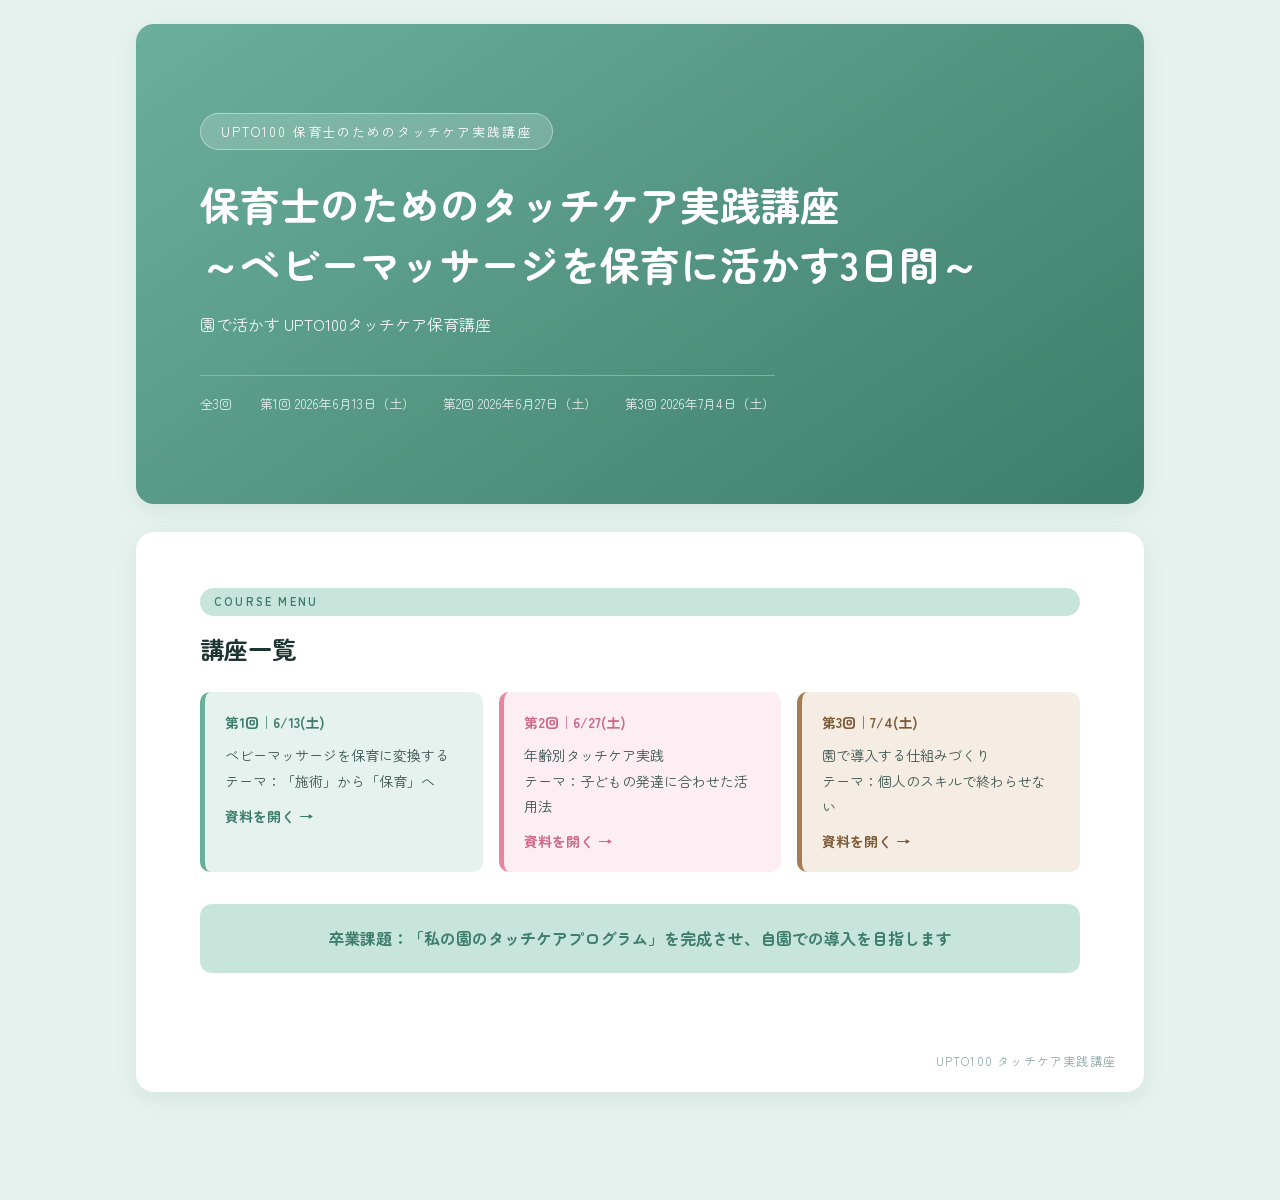
<file: course/index.html>
<!DOCTYPE html>
<html lang="ja">
<head>
<meta charset="UTF-8">
<meta name="viewport" content="width=device-width, initial-scale=1.0">
<title>保育士のためのタッチケア実践講座｜UPTO100</title>
<link rel="preconnect" href="https://fonts.googleapis.com">
<link rel="preconnect" href="https://fonts.gstatic.com" crossorigin>
<link href="https://fonts.googleapis.com/css2?family=Zen+Maru+Gothic:wght@400;500;700&display=swap" rel="stylesheet">
<link rel="stylesheet" href="style.css">
</head>
<body>
<div class="deck">

  <section class="slide slide-cover">
    <div class="kicker">UPTO100 保育士のためのタッチケア実践講座</div>
    <h1>保育士のためのタッチケア実践講座<br>～ベビーマッサージを保育に活かす3日間～</h1>
    <p class="sub">園で活かす UPTO100タッチケア保育講座</p>
    <div class="meta">
      <span>全3回</span>
      <span>第1回 2026年6月13日（土）</span>
      <span>第2回 2026年6月27日（土）</span>
      <span>第3回 2026年7月4日（土）</span>
    </div>
  </section>

  <section class="slide">
    <span class="label">COURSE MENU</span>
    <h2 class="title">講座一覧</h2>
    <div class="grid grid-3">
      <div class="card">
        <h4>第1回｜6/13(土)</h4>
        <p>ベビーマッサージを保育に変換する<br>テーマ：「施術」から「保育」へ</p>
        <p style="margin-top:10px;"><a href="lesson1.html" style="color:var(--green-dark);font-weight:700;text-decoration:none;">資料を開く &rarr;</a></p>
      </div>
      <div class="card card--pink">
        <h4>第2回｜6/27(土)</h4>
        <p>年齢別タッチケア実践<br>テーマ：子どもの発達に合わせた活用法</p>
        <p style="margin-top:10px;"><a href="lesson2.html" style="color:var(--pink-dark);font-weight:700;text-decoration:none;">資料を開く &rarr;</a></p>
      </div>
      <div class="card card--brown">
        <h4>第3回｜7/4(土)</h4>
        <p>園で導入する仕組みづくり<br>テーマ：個人のスキルで終わらせない</p>
        <p style="margin-top:10px;"><a href="lesson3.html" style="color:var(--brown-dark);font-weight:700;text-decoration:none;">資料を開く &rarr;</a></p>
      </div>
    </div>
    <div class="highlight highlight--green" style="margin-top:32px;">卒業課題：「私の園のタッチケアプログラム」を完成させ、自園での導入を目指します</div>
    <div class="slide-number">UPTO100 タッチケア実践講座</div>
  </section>

</div>
</body>
</html>
</file>
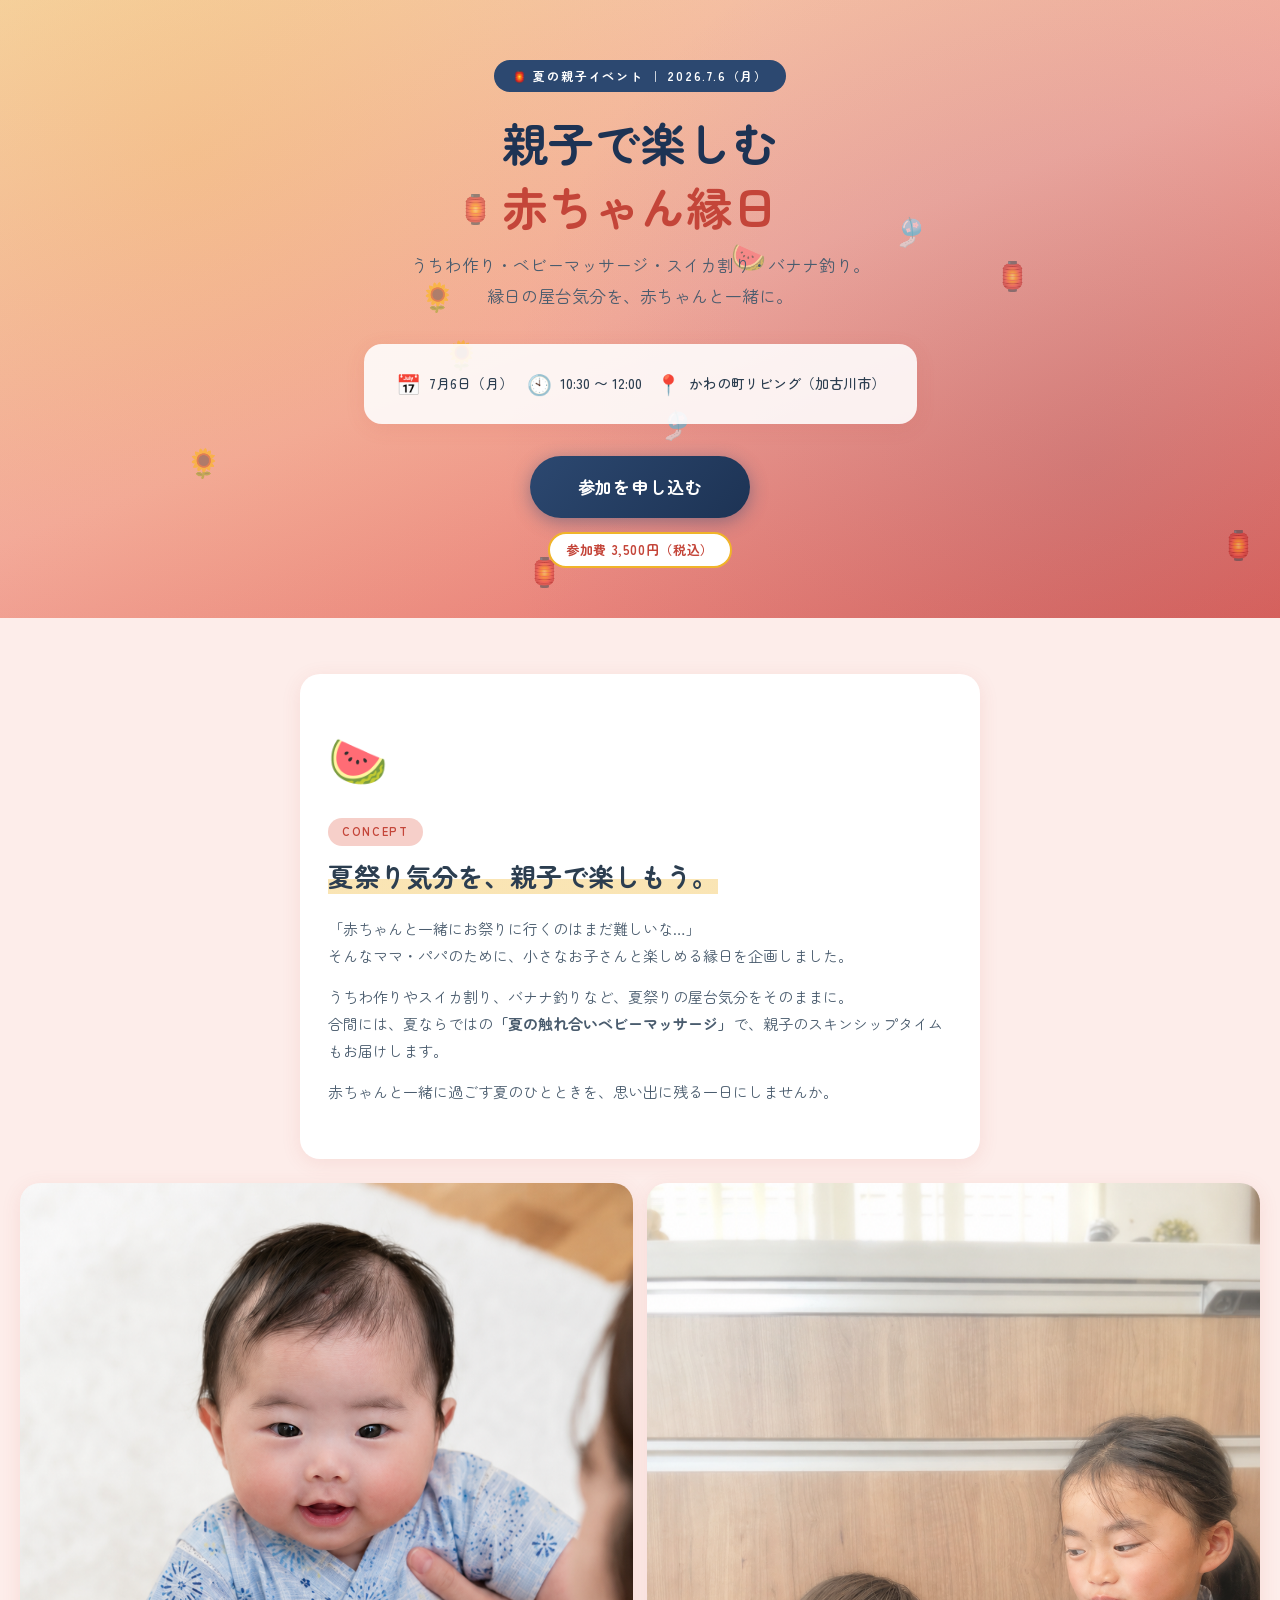
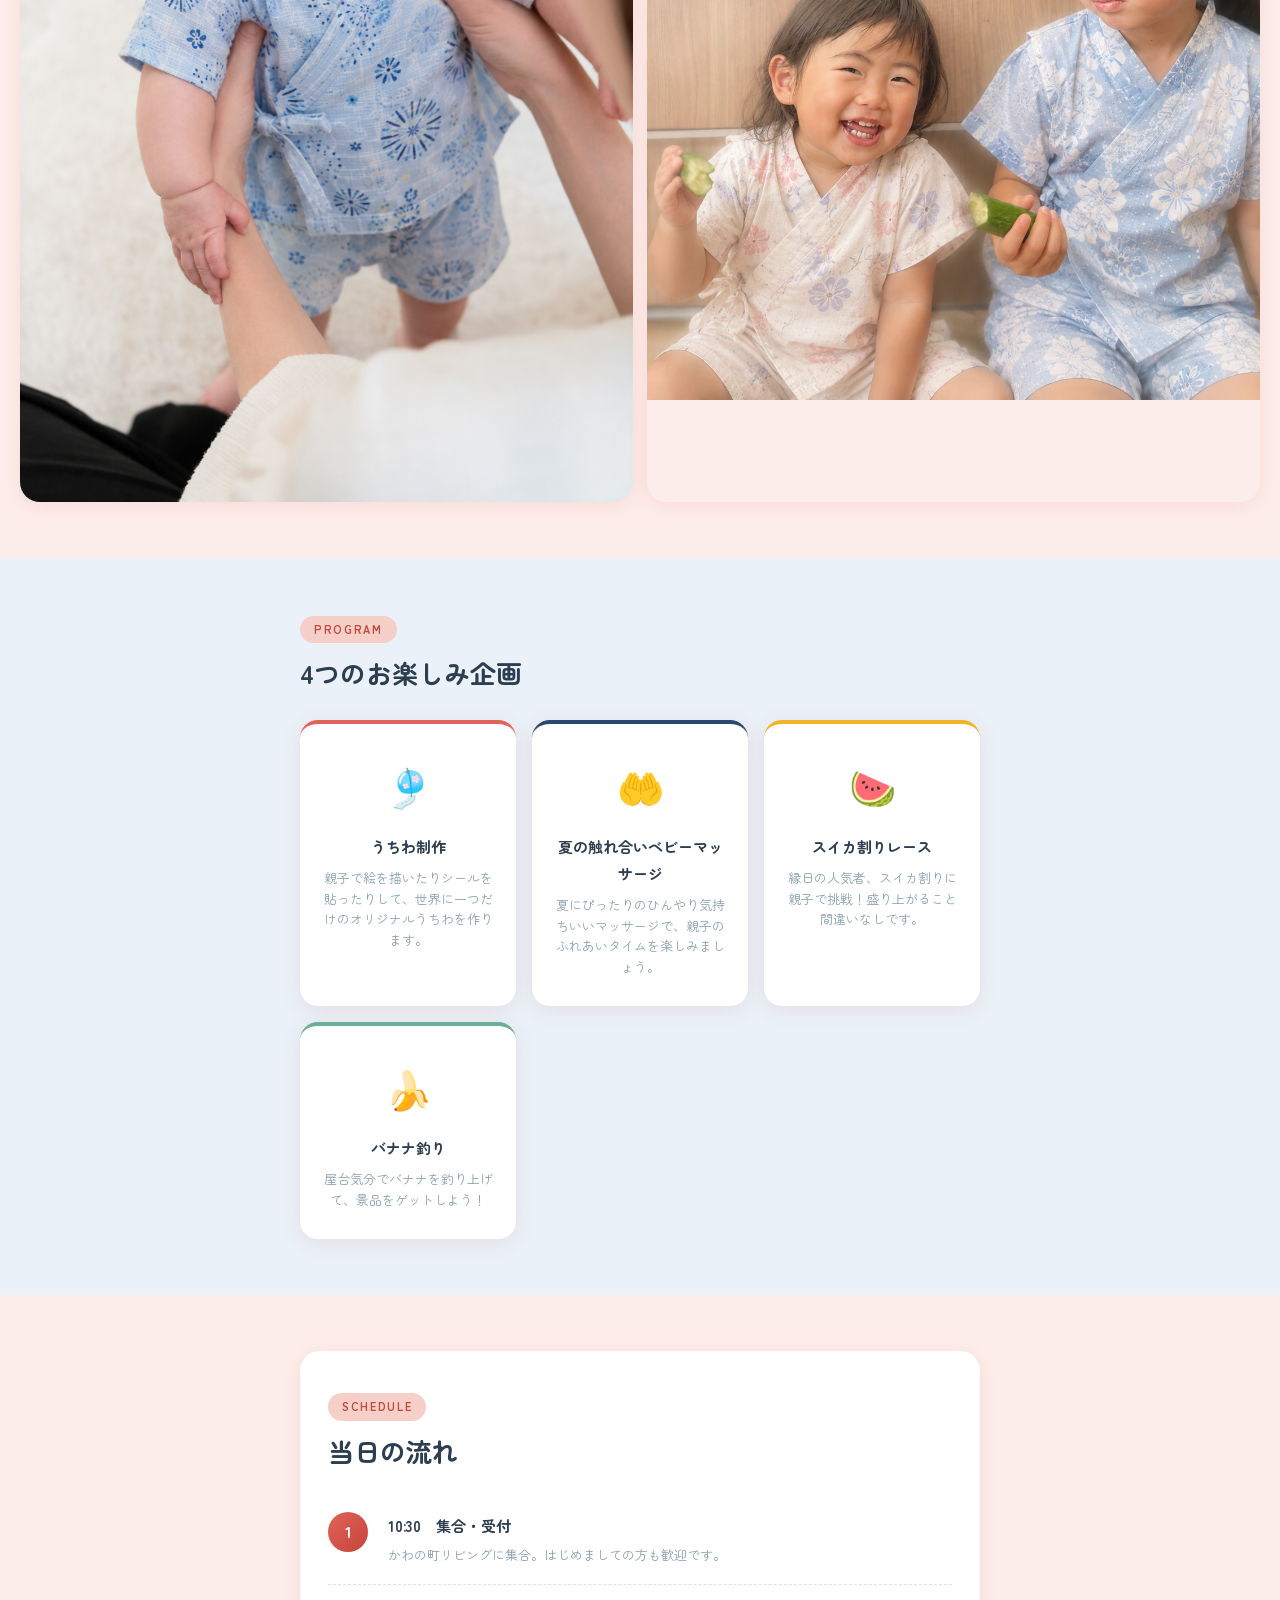
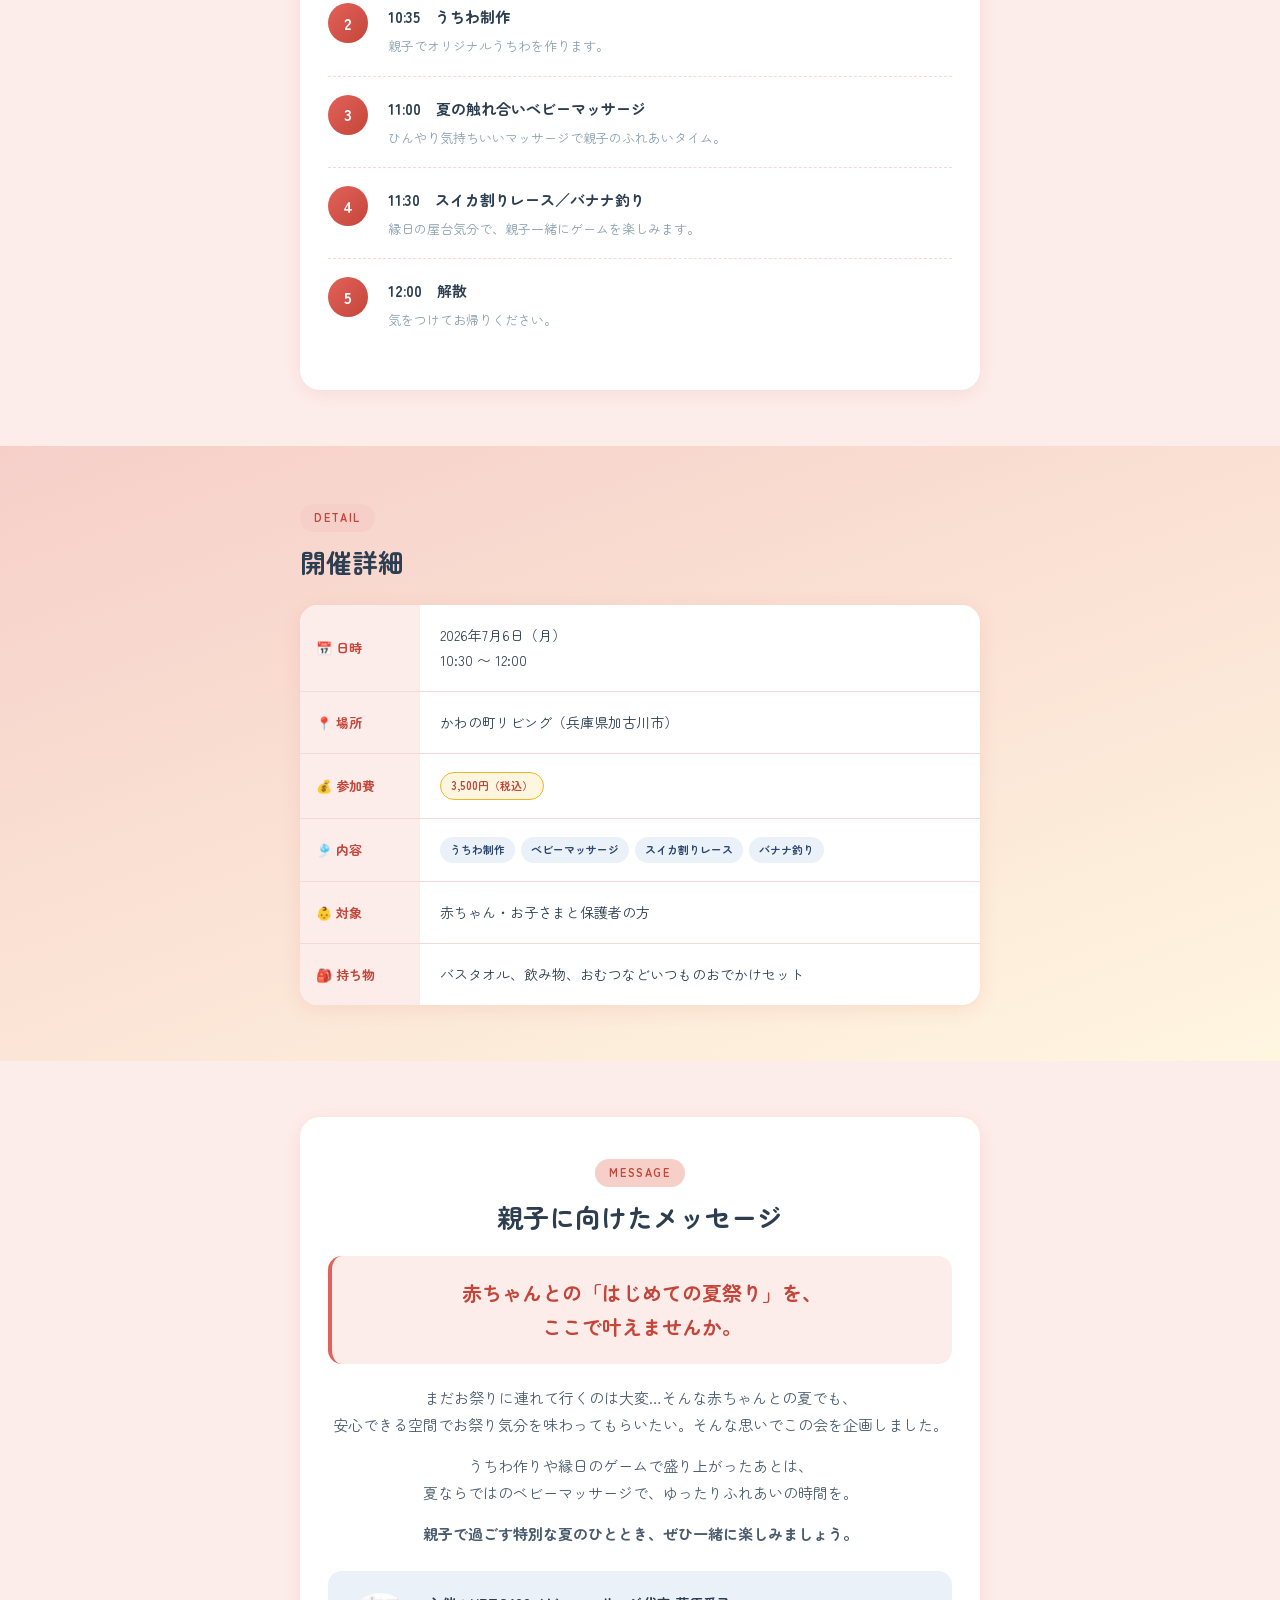
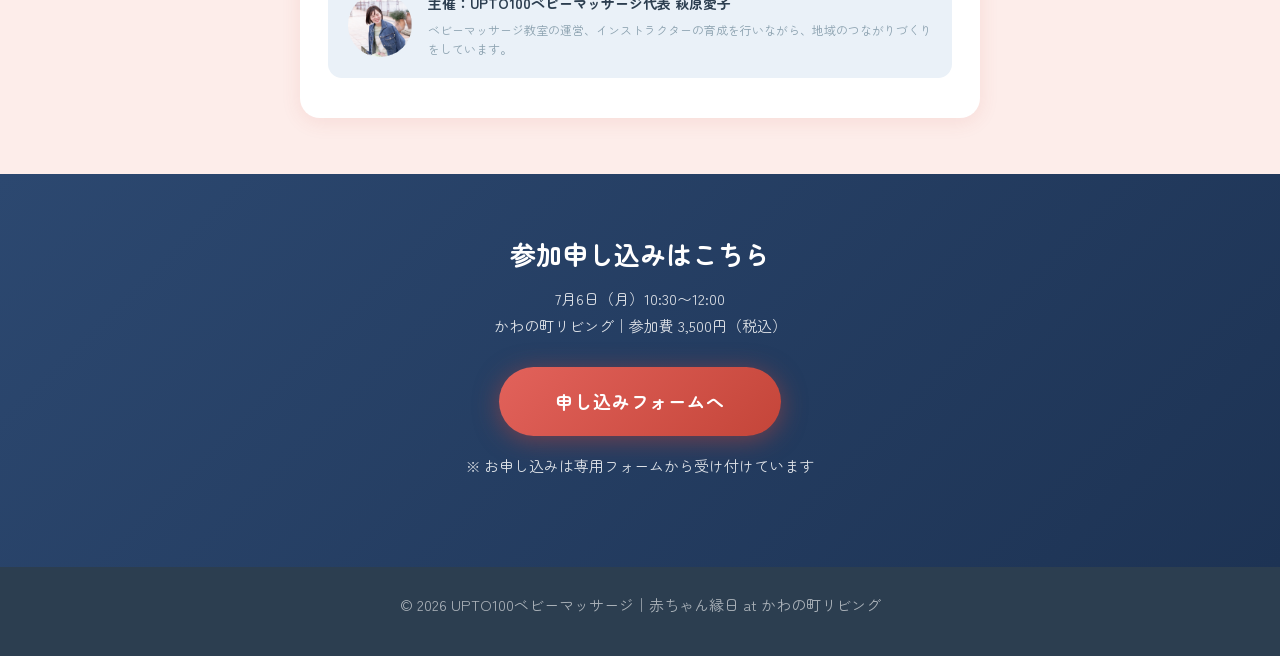
<file: babyenichi.html>
<!DOCTYPE html>
<html lang="ja">
<head>
  <meta charset="UTF-8">
  <meta name="viewport" content="width=device-width, initial-scale=1.0">
  <title>赤ちゃん縁日｜夏祭り親子イベント</title>
  <link rel="preconnect" href="https://fonts.googleapis.com">
  <link rel="preconnect" href="https://fonts.gstatic.com" crossorigin>
  <link href="https://fonts.googleapis.com/css2?family=Zen+Maru+Gothic:wght@400;500;700&display=swap" rel="stylesheet">
  <style>
    :root {
      --red:        #E2625B;
      --red-light:  #FDEDEA;
      --red-mid:    #F6CFC9;
      --red-dark:   #C44539;
      --navy:       #2C4870;
      --navy-light: #EAF1F8;
      --navy-dark:  #1D3354;
      --gold:       #F0B429;
      --gold-light: #FFF6E0;
      --white:      #FFFFFF;
      --text-dark:  #2C3E50;
      --text-body:  #4A5C6E;
      --text-light: #8AA0AE;
      --border:     #F3DAD5;
      --shadow:     0 4px 20px rgba(196,69,57,0.10);
    }

    * { margin: 0; padding: 0; box-sizing: border-box; }

    body {
      font-family: 'Zen Maru Gothic', 'Hiragino Kaku Gothic ProN',
                   'Noto Sans JP', sans-serif;
      color: var(--text-body);
      background: var(--red-light);
      line-height: 1.8;
      font-size: 15px;
    }

    /* ============================================================
       HERO
    ============================================================ */
    .hero {
      background: linear-gradient(160deg, #f6d3a8 0%, #f3a99e 50%, #e2625b 100%);
      padding: 60px 20px 50px;
      text-align: center;
      position: relative;
      overflow: hidden;
    }

    .hero::before {
      content: '';
      position: absolute;
      top: 0; left: 0; right: 0; bottom: 0;
      background:
        radial-gradient(circle at 15% 25%, rgba(240,180,41,0.18) 0%, transparent 50%),
        radial-gradient(circle at 85% 75%, rgba(44,72,112,0.12) 0%, transparent 50%);
      pointer-events: none;
    }

    .lantern-deco {
      position: absolute;
      top: 0;
      left: 0;
      right: 0;
      bottom: 0;
      pointer-events: none;
      overflow: hidden;
      font-size: 28px;
    }

    .lantern {
      position: absolute;
      opacity: 0.5;
      animation: lantern-sway ease-in-out infinite;
    }

    @keyframes lantern-sway {
      0%, 100% { transform: rotate(-6deg) translateY(0); }
      50% { transform: rotate(6deg) translateY(-6px); }
    }

    .hero-label {
      display: inline-block;
      background: var(--navy);
      color: #fff;
      font-size: 12px;
      font-weight: 700;
      letter-spacing: 0.15em;
      padding: 5px 18px;
      border-radius: 20px;
      margin-bottom: 18px;
      position: relative;
      z-index: 1;
    }

    .hero h1 {
      font-size: clamp(28px, 7vw, 46px);
      font-weight: 700;
      color: var(--navy-dark);
      line-height: 1.4;
      margin-bottom: 12px;
      position: relative;
      z-index: 1;
    }

    .hero h1 span.accent {
      color: var(--red-dark);
    }

    .hero-sub {
      font-size: clamp(14px, 3vw, 17px);
      color: var(--text-body);
      margin-bottom: 32px;
      position: relative;
      z-index: 1;
    }

    .hero-info-box {
      display: inline-flex;
      flex-wrap: wrap;
      justify-content: center;
      gap: 14px;
      background: rgba(255,255,255,0.88);
      border-radius: 18px;
      padding: 22px 32px;
      box-shadow: var(--shadow);
      margin-bottom: 32px;
      position: relative;
      z-index: 1;
    }

    .hero-info-item {
      display: flex;
      align-items: center;
      gap: 8px;
      font-size: 14px;
      color: var(--text-dark);
      font-weight: 500;
    }

    .hero-info-item .icon {
      font-size: 20px;
    }

    .btn-primary {
      display: inline-block;
      background: linear-gradient(135deg, var(--navy) 0%, var(--navy-dark) 100%);
      color: #fff;
      font-size: 17px;
      font-weight: 700;
      padding: 16px 48px;
      border-radius: 50px;
      text-decoration: none;
      box-shadow: 0 4px 18px rgba(44,72,112,0.45);
      transition: transform 0.2s, box-shadow 0.2s;
      letter-spacing: 0.05em;
      position: relative;
      z-index: 1;
    }

    .btn-primary:hover {
      transform: translateY(-2px);
      box-shadow: 0 8px 24px rgba(44,72,112,0.5);
    }

    .price-badge {
      display: inline-block;
      background: #fff;
      border: 2px solid var(--gold);
      color: var(--red-dark);
      font-size: 13px;
      font-weight: 700;
      padding: 4px 16px;
      border-radius: 20px;
      margin-top: 14px;
      letter-spacing: 0.05em;
      position: relative;
      z-index: 1;
    }

    /* ============================================================
       SECTION BASE
    ============================================================ */
    section {
      padding: 56px 20px;
      max-width: 680px;
      margin: 0 auto;
    }

    .section-label {
      display: inline-block;
      background: var(--red-mid);
      color: var(--red-dark);
      font-size: 11px;
      font-weight: 700;
      letter-spacing: 0.15em;
      padding: 4px 14px;
      border-radius: 20px;
      margin-bottom: 10px;
    }

    h2 {
      font-size: clamp(20px, 4.5vw, 26px);
      font-weight: 700;
      color: var(--text-dark);
      line-height: 1.5;
      margin-bottom: 20px;
    }

    h2 .line {
      display: inline;
      background: linear-gradient(transparent 60%, rgba(240,180,41,0.35) 60%);
    }

    p {
      margin-bottom: 14px;
      font-size: 15px;
    }

    /* ============================================================
       CONCEPT
    ============================================================ */
    .section-gap { padding: 56px 20px; }

    .concept-section {
      background: var(--white);
      border-radius: 20px;
      padding: 40px 28px;
      margin: 0 auto 8px;
      max-width: 680px;
      box-shadow: var(--shadow);
    }

    .concept-emoji {
      font-size: 48px;
      display: block;
      margin-bottom: 16px;
    }

    /* ============================================================
       PHOTO
    ============================================================ */
    .scenery-photo {
      display: block;
      margin-top: 24px;
      border-radius: 20px;
      overflow: hidden;
      box-shadow: var(--shadow);
      position: relative;
      animation: float-photo 5s ease-in-out infinite;
    }

    .scenery-photo img {
      width: 100%;
      height: auto;
      display: block;
    }

    .scenery-caption {
      position: absolute;
      bottom: 14px;
      left: 14px;
      margin: 0;
      background: rgba(255,255,255,0.88);
      color: var(--red-dark);
      font-size: 12px;
      font-weight: 700;
      padding: 6px 14px;
      border-radius: 20px;
    }

    @keyframes float-photo {
      0%, 100% { transform: translateY(0); }
      50% { transform: translateY(-8px); }
    }

    .photo-pair {
      display: grid;
      grid-template-columns: 1fr 1fr;
      gap: 14px;
      margin-top: 24px;
    }

    .photo-pair .scenery-photo {
      margin-top: 0;
    }

    @media (max-width: 480px) {
      .photo-pair { grid-template-columns: 1fr; }
    }

    /* ============================================================
       FEATURES
    ============================================================ */
    .features-wrap {
      background: var(--navy-light);
      padding: 56px 20px;
    }

    .features-inner {
      max-width: 680px;
      margin: 0 auto;
    }

    .feature-cards {
      display: grid;
      grid-template-columns: repeat(auto-fit, minmax(200px, 1fr));
      gap: 16px;
      margin-top: 28px;
    }

    .feature-card {
      background: var(--white);
      border-radius: 18px;
      padding: 28px 20px;
      text-align: center;
      box-shadow: var(--shadow);
      border-top: 4px solid var(--red);
      transition: transform 0.2s;
    }

    .feature-card:hover {
      transform: translateY(-3px);
    }

    .feature-card:nth-child(2) { border-top-color: var(--navy); }
    .feature-card:nth-child(3) { border-top-color: var(--gold); }
    .feature-card:nth-child(4) { border-top-color: #6BAF9A; }

    .feature-card .emo {
      font-size: 38px;
      margin-bottom: 12px;
      display: block;
    }

    .feature-card h3 {
      font-size: 15px;
      font-weight: 700;
      color: var(--text-dark);
      margin-bottom: 8px;
    }

    .feature-card p {
      font-size: 13px;
      color: var(--text-light);
      margin: 0;
      line-height: 1.6;
    }

    /* ============================================================
       FLOW / 当日の流れ
    ============================================================ */
    .flow-section {
      background: var(--white);
      border-radius: 20px;
      padding: 40px 28px;
      max-width: 680px;
      margin: 0 auto;
      box-shadow: var(--shadow);
    }

    .flow-steps {
      margin-top: 24px;
      display: flex;
      flex-direction: column;
      gap: 0;
    }

    .flow-step {
      display: flex;
      gap: 20px;
      align-items: flex-start;
      padding: 18px 0;
      border-bottom: 1px dashed var(--border);
    }

    .flow-step:last-child { border-bottom: none; }

    .flow-num {
      flex-shrink: 0;
      width: 40px;
      height: 40px;
      border-radius: 50%;
      background: linear-gradient(135deg, var(--red), var(--red-dark));
      color: #fff;
      font-weight: 700;
      font-size: 16px;
      display: flex;
      align-items: center;
      justify-content: center;
    }

    .flow-content h3 {
      font-size: 15px;
      font-weight: 700;
      color: var(--text-dark);
      margin-bottom: 4px;
    }

    .flow-content p {
      font-size: 13px;
      color: var(--text-light);
      margin: 0;
    }

    /* ============================================================
       DETAIL
    ============================================================ */
    .detail-wrap {
      background: linear-gradient(160deg, var(--red-mid) 0%, var(--gold-light) 100%);
      padding: 56px 20px;
    }

    .detail-inner {
      max-width: 680px;
      margin: 0 auto;
    }

    .detail-table {
      background: var(--white);
      border-radius: 18px;
      overflow: hidden;
      box-shadow: var(--shadow);
      margin-top: 24px;
    }

    .detail-row {
      display: flex;
      border-bottom: 1px solid var(--border);
    }

    .detail-row:last-child { border-bottom: none; }

    .detail-label {
      width: 120px;
      flex-shrink: 0;
      background: var(--red-light);
      font-weight: 700;
      font-size: 13px;
      color: var(--red-dark);
      padding: 18px 16px;
      display: flex;
      align-items: center;
      gap: 6px;
    }

    .detail-value {
      flex: 1;
      padding: 18px 20px;
      font-size: 14px;
      color: var(--text-dark);
      display: flex;
      align-items: center;
      flex-wrap: wrap;
      gap: 6px;
    }

    .tag {
      background: var(--navy-light);
      color: var(--navy);
      font-size: 11px;
      font-weight: 700;
      padding: 3px 10px;
      border-radius: 20px;
    }

    .tag.price {
      background: var(--gold-light);
      color: var(--red-dark);
      border: 1px solid var(--gold);
    }

    /* ============================================================
       MESSAGE / ママへ
    ============================================================ */
    .message-section {
      background: var(--white);
      border-radius: 20px;
      padding: 40px 28px;
      max-width: 680px;
      margin: 0 auto;
      box-shadow: var(--shadow);
      text-align: center;
    }

    .message-section .quote {
      font-size: clamp(16px, 4vw, 20px);
      font-weight: 700;
      color: var(--red-dark);
      line-height: 1.7;
      margin: 20px 0;
      padding: 20px;
      background: var(--red-light);
      border-radius: 14px;
      border-left: 4px solid var(--red);
    }

    .host-intro {
      display: flex;
      align-items: center;
      gap: 16px;
      background: var(--navy-light);
      border-radius: 14px;
      padding: 20px;
      margin-top: 24px;
      text-align: left;
    }

    .host-avatar {
      width: 64px;
      height: 64px;
      border-radius: 50%;
      background: linear-gradient(135deg, var(--red), var(--navy));
      display: flex;
      align-items: center;
      justify-content: center;
      font-size: 32px;
      flex-shrink: 0;
      overflow: hidden;
    }

    .host-avatar img {
      width: 100%;
      height: 100%;
      object-fit: cover;
    }

    .host-text h3 {
      font-size: 14px;
      font-weight: 700;
      color: var(--text-dark);
      margin-bottom: 4px;
    }

    .host-text p {
      font-size: 12px;
      color: var(--text-light);
      margin: 0;
      line-height: 1.6;
    }

    /* ============================================================
       CTA
    ============================================================ */
    .cta-section {
      background: linear-gradient(135deg, var(--navy) 0%, var(--navy-dark) 100%);
      padding: 60px 20px;
      text-align: center;
    }

    .cta-inner {
      max-width: 560px;
      margin: 0 auto;
    }

    .cta-section h2 {
      color: #fff;
      margin-bottom: 12px;
    }

    .cta-section p {
      color: rgba(255,255,255,0.85);
      margin-bottom: 28px;
      font-size: 15px;
    }

    .btn-cta {
      display: inline-block;
      background: linear-gradient(135deg, var(--red) 0%, var(--red-dark) 100%);
      color: #fff;
      font-size: 18px;
      font-weight: 700;
      padding: 18px 56px;
      border-radius: 50px;
      text-decoration: none;
      box-shadow: 0 4px 24px rgba(196,69,57,0.5);
      transition: transform 0.2s, box-shadow 0.2s;
      letter-spacing: 0.05em;
    }

    .btn-cta:hover {
      transform: translateY(-2px);
      box-shadow: 0 8px 28px rgba(196,69,57,0.6);
    }

    .cta-note {
      color: rgba(255,255,255,0.7);
      font-size: 12px;
      margin-top: 16px;
    }

    /* ============================================================
       FOOTER
    ============================================================ */
    footer {
      background: var(--text-dark);
      color: rgba(255,255,255,0.6);
      text-align: center;
      padding: 24px 20px;
      font-size: 12px;
    }

    /* ============================================================
       STICKY CTA (SP)
    ============================================================ */
    .sticky-bar {
      display: none;
      position: fixed;
      bottom: 0;
      left: 0;
      right: 0;
      background: var(--navy-dark);
      padding: 12px 16px;
      z-index: 100;
      text-align: center;
    }

    .sticky-bar a {
      display: block;
      background: linear-gradient(135deg, var(--red), var(--red-dark));
      color: #fff;
      font-size: 16px;
      font-weight: 700;
      padding: 13px;
      border-radius: 50px;
      text-decoration: none;
    }

    @media (max-width: 640px) {
      .sticky-bar { display: block; }
      body { padding-bottom: 68px; }
    }
  </style>
</head>
<body>

<!-- ============================================================
     HERO
============================================================ -->
<header class="hero">
  <div class="lantern-deco" id="lanternDeco"></div>

  <p class="hero-label">🏮 夏の親子イベント ｜ 2026.7.6（月）</p>

  <h1>
    親子で楽しむ<br>
    <span class="accent">赤ちゃん縁日</span>
  </h1>

  <p class="hero-sub">
    うちわ作り・ベビーマッサージ・スイカ割り・バナナ釣り。<br>
    縁日の屋台気分を、赤ちゃんと一緒に。
  </p>

  <div class="hero-info-box">
    <div class="hero-info-item">
      <span class="icon">📅</span>
      <span>7月6日（月）</span>
    </div>
    <div class="hero-info-item">
      <span class="icon">🕙</span>
      <span>10:30 〜 12:00</span>
    </div>
    <div class="hero-info-item">
      <span class="icon">📍</span>
      <span>かわの町リビング（加古川市）</span>
    </div>
  </div>

  <br>
  <a href="#apply" class="btn-primary">参加を申し込む</a>
  <br>
  <span class="price-badge">参加費 3,500円（税込）</span>
</header>

<!-- ============================================================
     CONCEPT
============================================================ -->
<div class="section-gap">
  <div class="concept-section">
    <span class="concept-emoji">🍉</span>
    <span class="section-label">CONCEPT</span>
    <h2><span class="line">夏祭り気分を、親子で楽しもう。</span></h2>
    <p>
      「赤ちゃんと一緒にお祭りに行くのはまだ難しいな…」<br>
      そんなママ・パパのために、小さなお子さんと楽しめる縁日を企画しました。
    </p>
    <p>
      うちわ作りやスイカ割り、バナナ釣りなど、夏祭りの屋台気分をそのままに。<br>
      合間には、夏ならではの<strong>「夏の触れ合いベビーマッサージ」</strong>で、親子のスキンシップタイムもお届けします。
    </p>
    <p>
      赤ちゃんと一緒に過ごす夏のひとときを、思い出に残る一日にしませんか。
    </p>
  </div>

  <div class="photo-pair">
    <div class="scenery-photo">
      <img src="images/ennichi-baby.jpg" alt="夏祭り柄の甚平を着た赤ちゃん">
    </div>
    <div class="scenery-photo">
      <img src="images/ennichi-sisters.jpg" alt="甚平を着て笑う姉妹">
    </div>
  </div>
</div>

<!-- ============================================================
     FEATURES
============================================================ -->
<div class="features-wrap">
  <div class="features-inner">
    <span class="section-label">PROGRAM</span>
    <h2>4つのお楽しみ企画</h2>

    <div class="feature-cards">
      <div class="feature-card">
        <span class="emo">🎐</span>
        <h3>うちわ制作</h3>
        <p>親子で絵を描いたりシールを貼ったりして、世界に一つだけのオリジナルうちわを作ります。</p>
      </div>
      <div class="feature-card">
        <span class="emo">🤲</span>
        <h3>夏の触れ合いベビーマッサージ</h3>
        <p>夏にぴったりのひんやり気持ちいいマッサージで、親子のふれあいタイムを楽しみましょう。</p>
      </div>
      <div class="feature-card">
        <span class="emo">🍉</span>
        <h3>スイカ割りレース</h3>
        <p>縁日の人気者、スイカ割りに親子で挑戦！盛り上がること間違いなしです。</p>
      </div>
      <div class="feature-card">
        <span class="emo">🍌</span>
        <h3>バナナ釣り</h3>
        <p>屋台気分でバナナを釣り上げて、景品をゲットしよう！</p>
      </div>
    </div>
  </div>
</div>

<!-- ============================================================
     FLOW
============================================================ -->
<div class="section-gap">
  <div class="flow-section">
    <span class="section-label">SCHEDULE</span>
    <h2>当日の流れ</h2>

    <div class="flow-steps">
      <div class="flow-step">
        <div class="flow-num">1</div>
        <div class="flow-content">
          <h3>10:30　集合・受付</h3>
          <p>かわの町リビングに集合。はじめましての方も歓迎です。</p>
        </div>
      </div>
      <div class="flow-step">
        <div class="flow-num">2</div>
        <div class="flow-content">
          <h3>10:35　うちわ制作</h3>
          <p>親子でオリジナルうちわを作ります。</p>
        </div>
      </div>
      <div class="flow-step">
        <div class="flow-num">3</div>
        <div class="flow-content">
          <h3>11:00　夏の触れ合いベビーマッサージ</h3>
          <p>ひんやり気持ちいいマッサージで親子のふれあいタイム。</p>
        </div>
      </div>
      <div class="flow-step">
        <div class="flow-num">4</div>
        <div class="flow-content">
          <h3>11:30　スイカ割りレース／バナナ釣り</h3>
          <p>縁日の屋台気分で、親子一緒にゲームを楽しみます。</p>
        </div>
      </div>
      <div class="flow-step">
        <div class="flow-num">5</div>
        <div class="flow-content">
          <h3>12:00　解散</h3>
          <p>気をつけてお帰りください。</p>
        </div>
      </div>
    </div>
  </div>
</div>

<!-- ============================================================
     DETAIL
============================================================ -->
<div class="detail-wrap">
  <div class="detail-inner">
    <span class="section-label">DETAIL</span>
    <h2>開催詳細</h2>

    <div class="detail-table">
      <div class="detail-row">
        <div class="detail-label">📅 日時</div>
        <div class="detail-value">
          2026年7月6日（月）<br>
          10:30 〜 12:00
        </div>
      </div>
      <div class="detail-row">
        <div class="detail-label">📍 場所</div>
        <div class="detail-value">
          かわの町リビング（兵庫県加古川市）
        </div>
      </div>
      <div class="detail-row">
        <div class="detail-label">💰 参加費</div>
        <div class="detail-value">
          <span class="tag price">3,500円（税込）</span>
        </div>
      </div>
      <div class="detail-row">
        <div class="detail-label">🎐 内容</div>
        <div class="detail-value">
          <span class="tag">うちわ制作</span>
          <span class="tag">ベビーマッサージ</span>
          <span class="tag">スイカ割りレース</span>
          <span class="tag">バナナ釣り</span>
        </div>
      </div>
      <div class="detail-row">
        <div class="detail-label">👶 対象</div>
        <div class="detail-value">
          赤ちゃん・お子さまと保護者の方
        </div>
      </div>
      <div class="detail-row">
        <div class="detail-label">🎒 持ち物</div>
        <div class="detail-value">
          バスタオル、飲み物、おむつなどいつものおでかけセット
        </div>
      </div>
    </div>
  </div>
</div>

<!-- ============================================================
     MESSAGE
============================================================ -->
<div class="section-gap">
  <div class="message-section">
    <span class="section-label">MESSAGE</span>
    <h2>親子に向けたメッセージ</h2>

    <div class="quote">
      赤ちゃんとの「はじめての夏祭り」を、<br>
      ここで叶えませんか。
    </div>

    <p>
      まだお祭りに連れて行くのは大変…そんな赤ちゃんとの夏でも、<br>
      安心できる空間でお祭り気分を味わってもらいたい。そんな思いでこの会を企画しました。
    </p>
    <p>
      うちわ作りや縁日のゲームで盛り上がったあとは、<br>
      夏ならではのベビーマッサージで、ゆったりふれあいの時間を。
    </p>
    <p>
      <strong>親子で過ごす特別な夏のひととき、ぜひ一緒に楽しみましょう。</strong>
    </p>

    <div class="host-intro">
      <div class="host-avatar"><img src="images/IMG_3187.JPG" alt="萩原愛子"></div>
      <div class="host-text">
        <h3>主催：UPTO100ベビーマッサージ代表 萩原愛子</h3>
        <p>ベビーマッサージ教室の運営、インストラクターの育成を行いながら、地域のつながりづくりをしています。</p>
      </div>
    </div>
  </div>
</div>

<!-- ============================================================
     CTA
============================================================ -->
<div id="apply" class="cta-section">
  <div class="cta-inner">
    <h2>参加申し込みはこちら</h2>
    <p>
      7月6日（月）10:30〜12:00<br>
      かわの町リビング｜参加費 3,500円（税込）
    </p>
    <a href="https://docs.google.com/forms/d/e/REPLACE_WITH_FORM_ID/viewform" class="btn-cta" target="_blank" rel="noopener">申し込みフォームへ</a>
    <p class="cta-note">※ お申し込みは専用フォームから受け付けています</p>
  </div>
</div>

<!-- ============================================================
     FOOTER
============================================================ -->
<footer>
  <p>© 2026 UPTO100ベビーマッサージ｜赤ちゃん縁日 at かわの町リビング</p>
</footer>

<!-- ============================================================
     STICKY BAR (SP)
============================================================ -->
<div class="sticky-bar">
  <a href="#apply">参加費3,500円｜今すぐ申し込む</a>
</div>

<!-- ============================================================
     LANTERN ANIMATION
============================================================ -->
<script>
  const lanterns = ['🏮', '🎐', '🍉', '🌻'];
  const deco = document.getElementById('lanternDeco');
  for (let i = 0; i < 10; i++) {
    const d = document.createElement('div');
    d.className = 'lantern';
    d.textContent = lanterns[Math.floor(Math.random() * lanterns.length)];
    const left = Math.random() * 100;
    const top = Math.random() * 90;
    const duration = Math.random() * 2 + 3;
    const delay = Math.random() * 3;
    d.style.cssText = `
      left: ${left}%;
      top: ${top}%;
      animation-duration: ${duration}s;
      animation-delay: ${delay}s;
    `;
    deco.appendChild(d);
  }
</script>

</body>
</html>
</file>
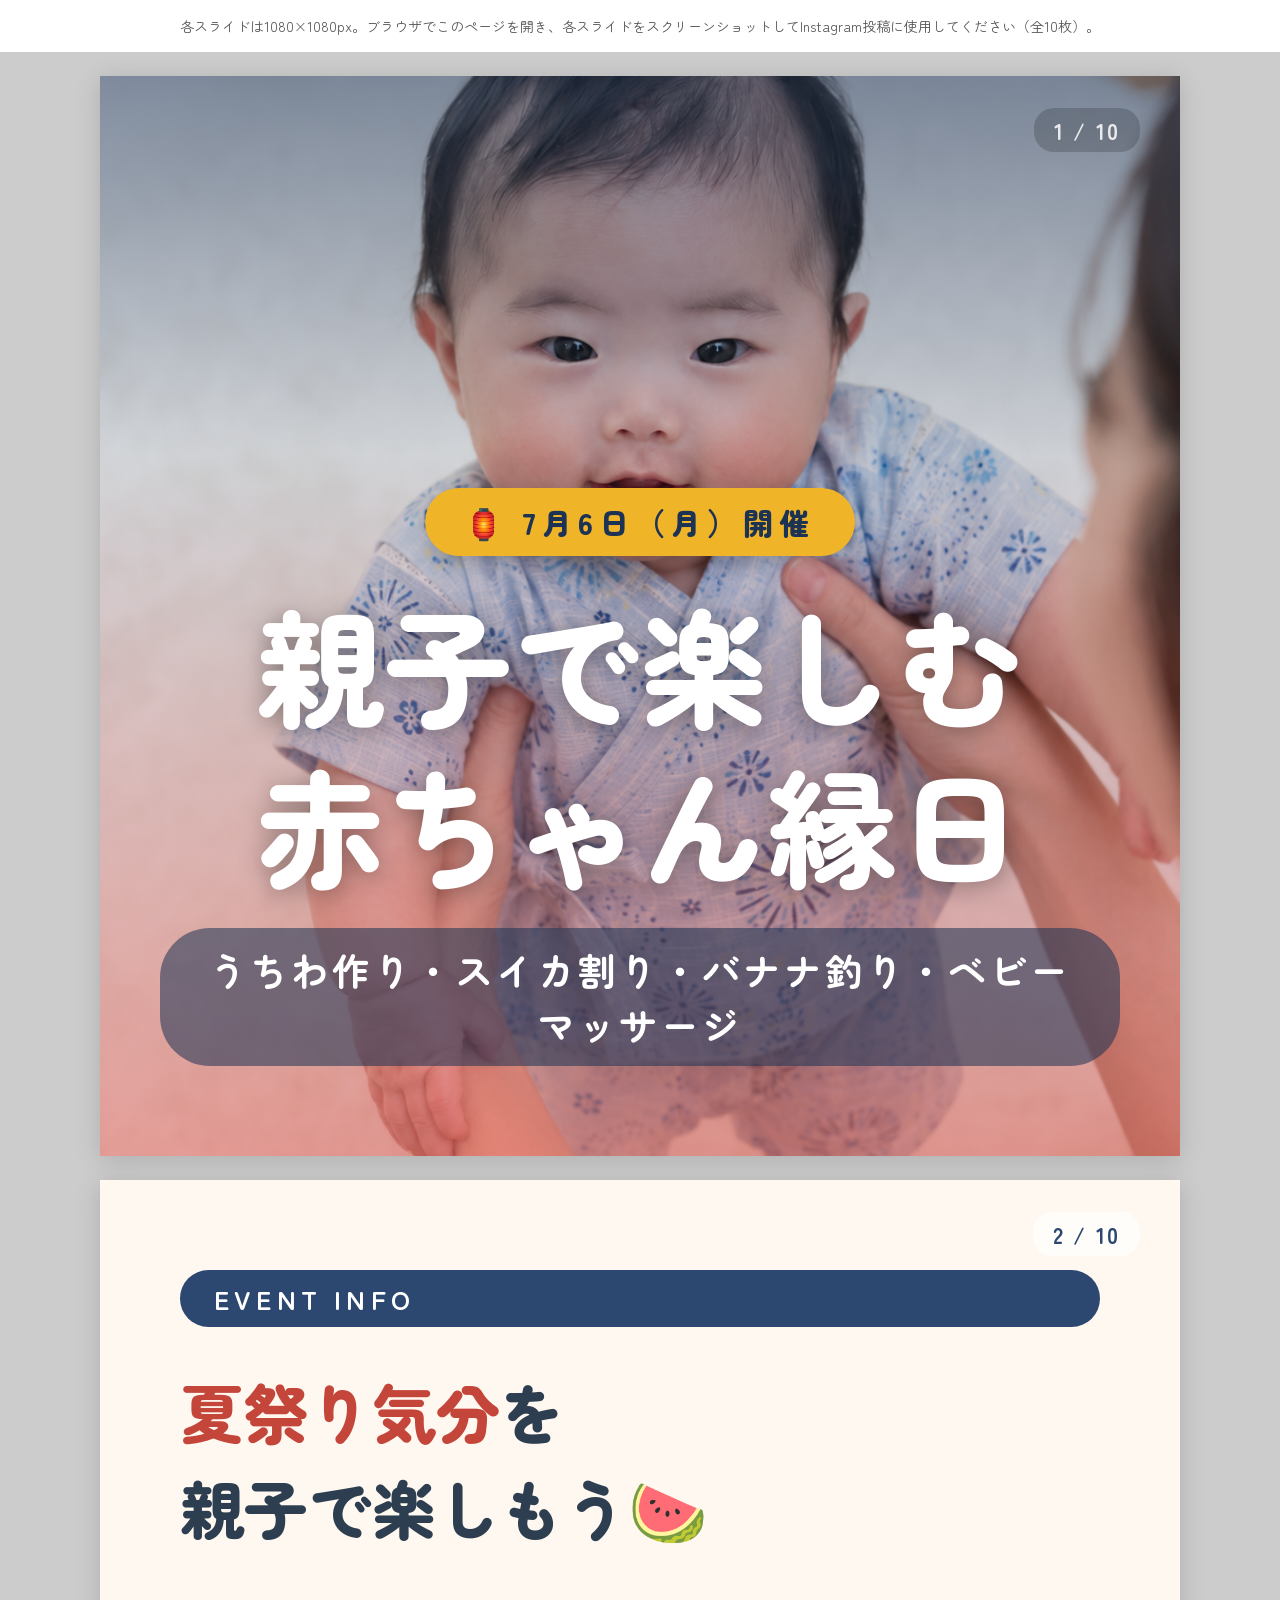
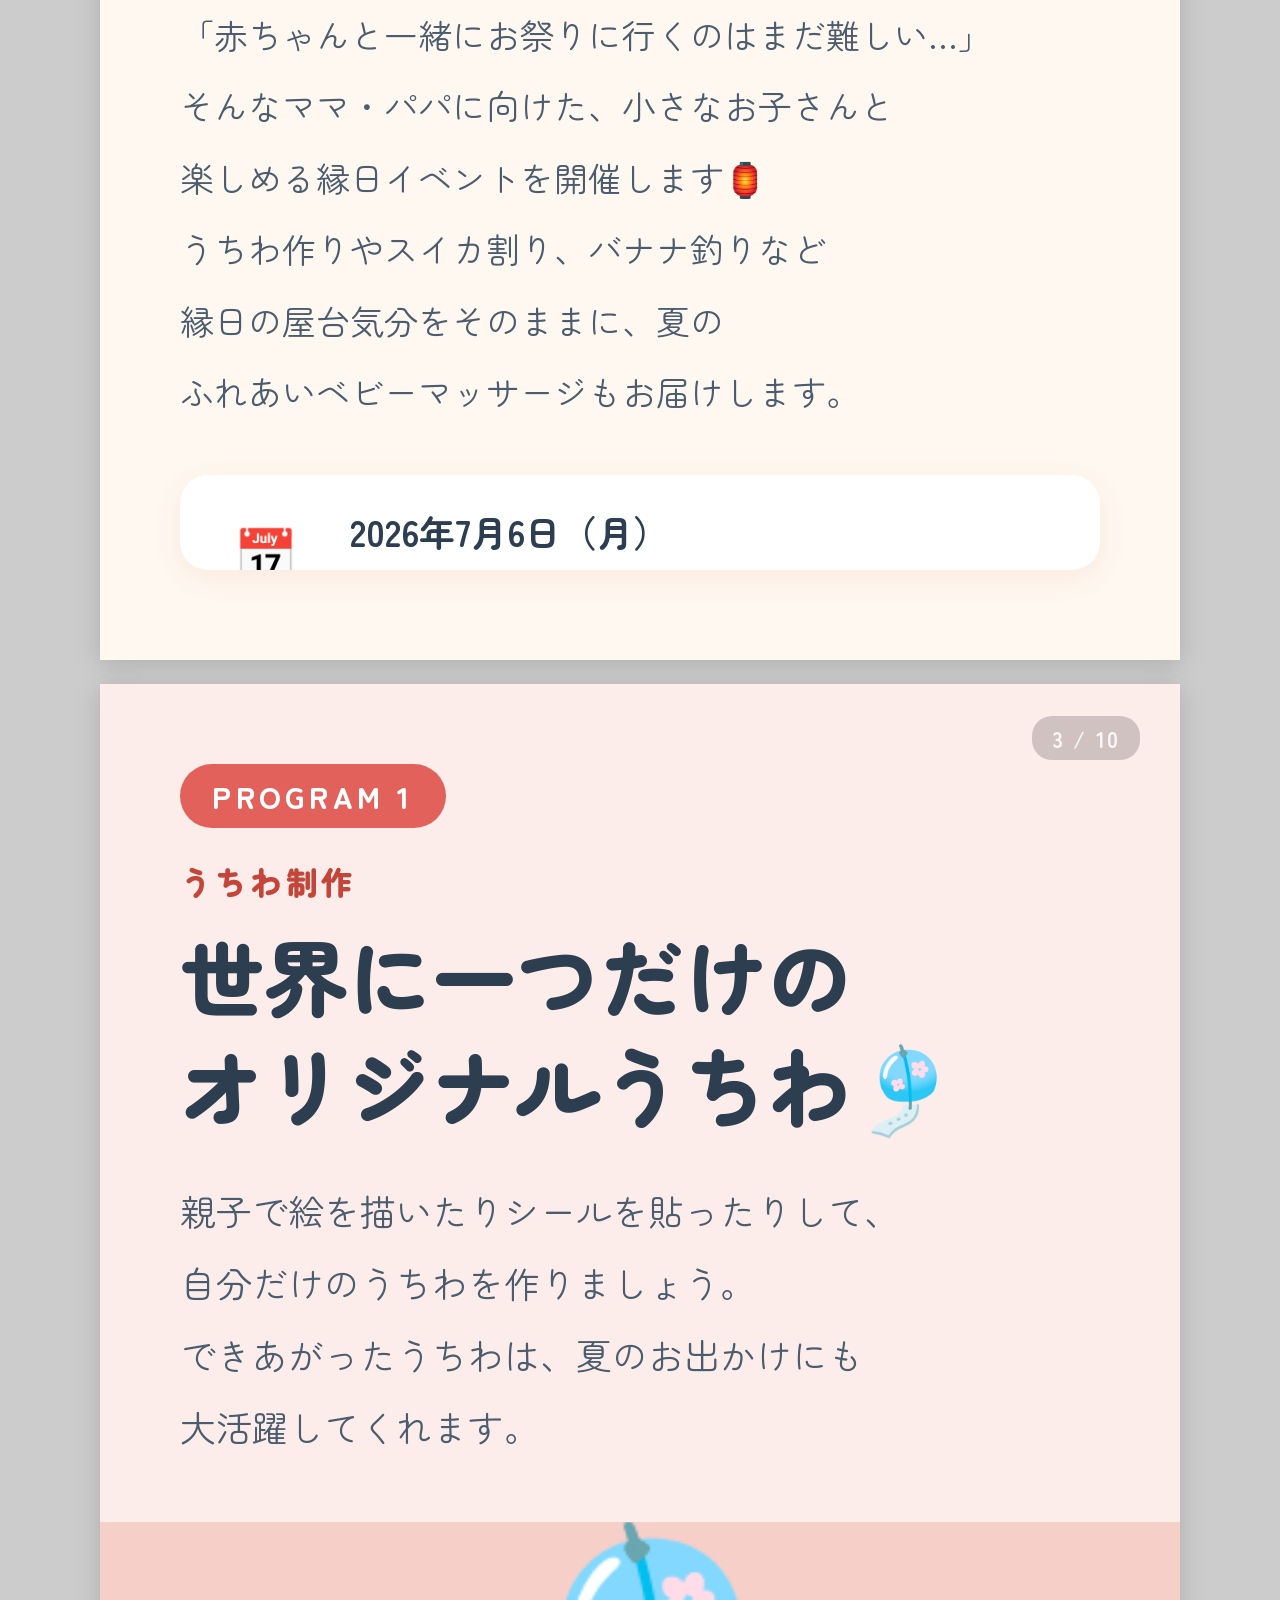
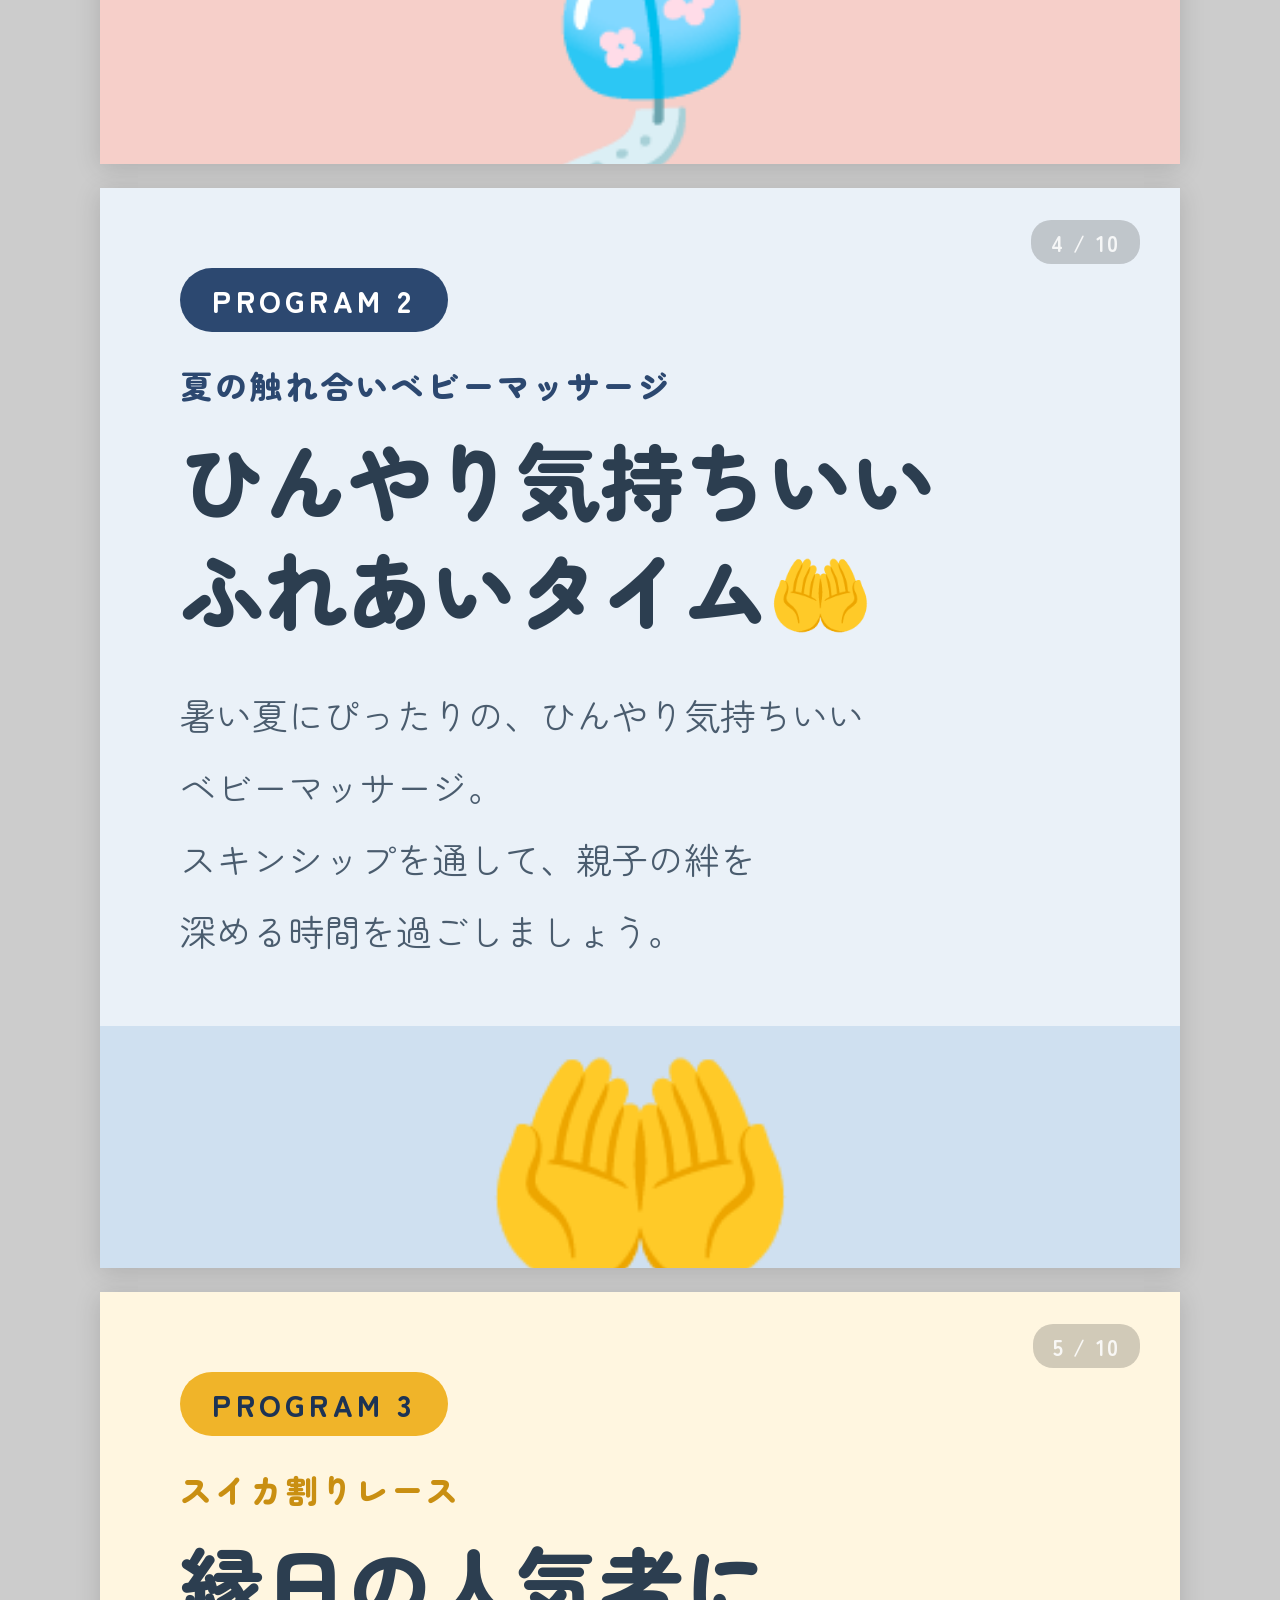
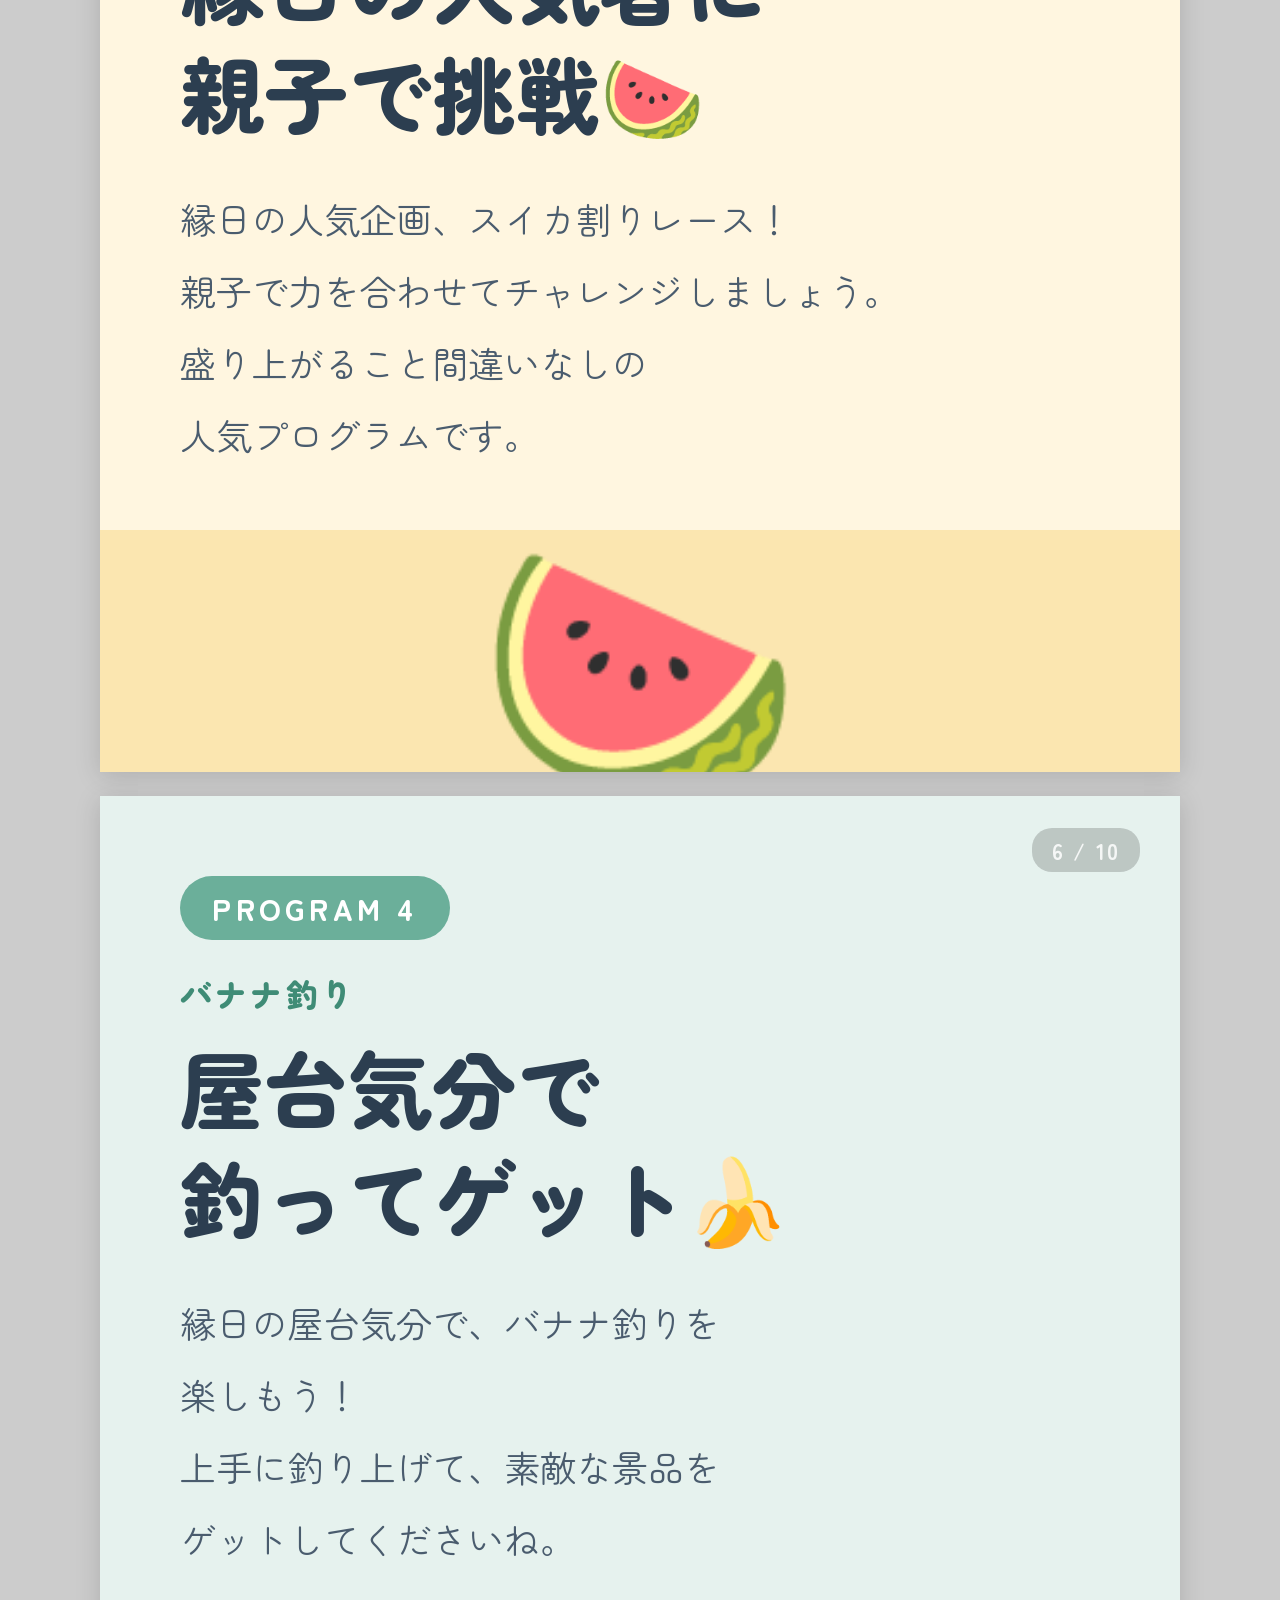
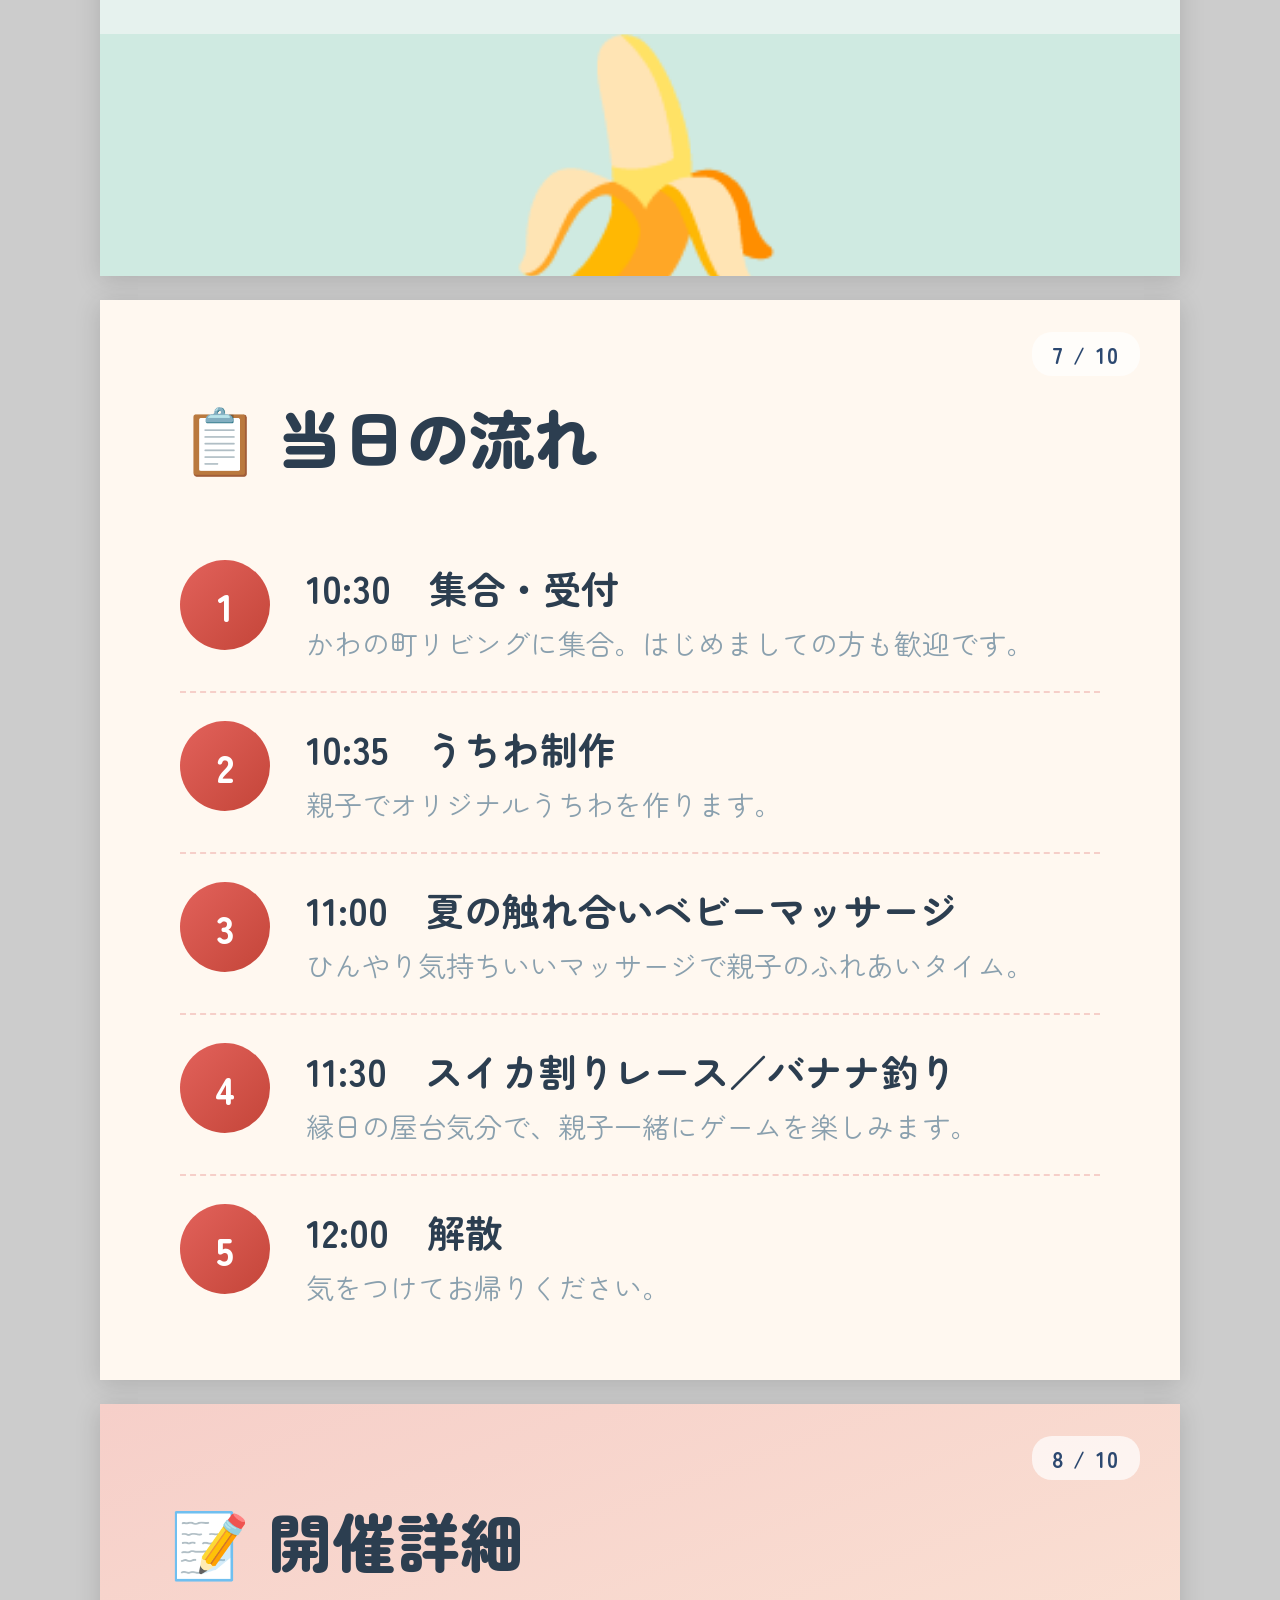
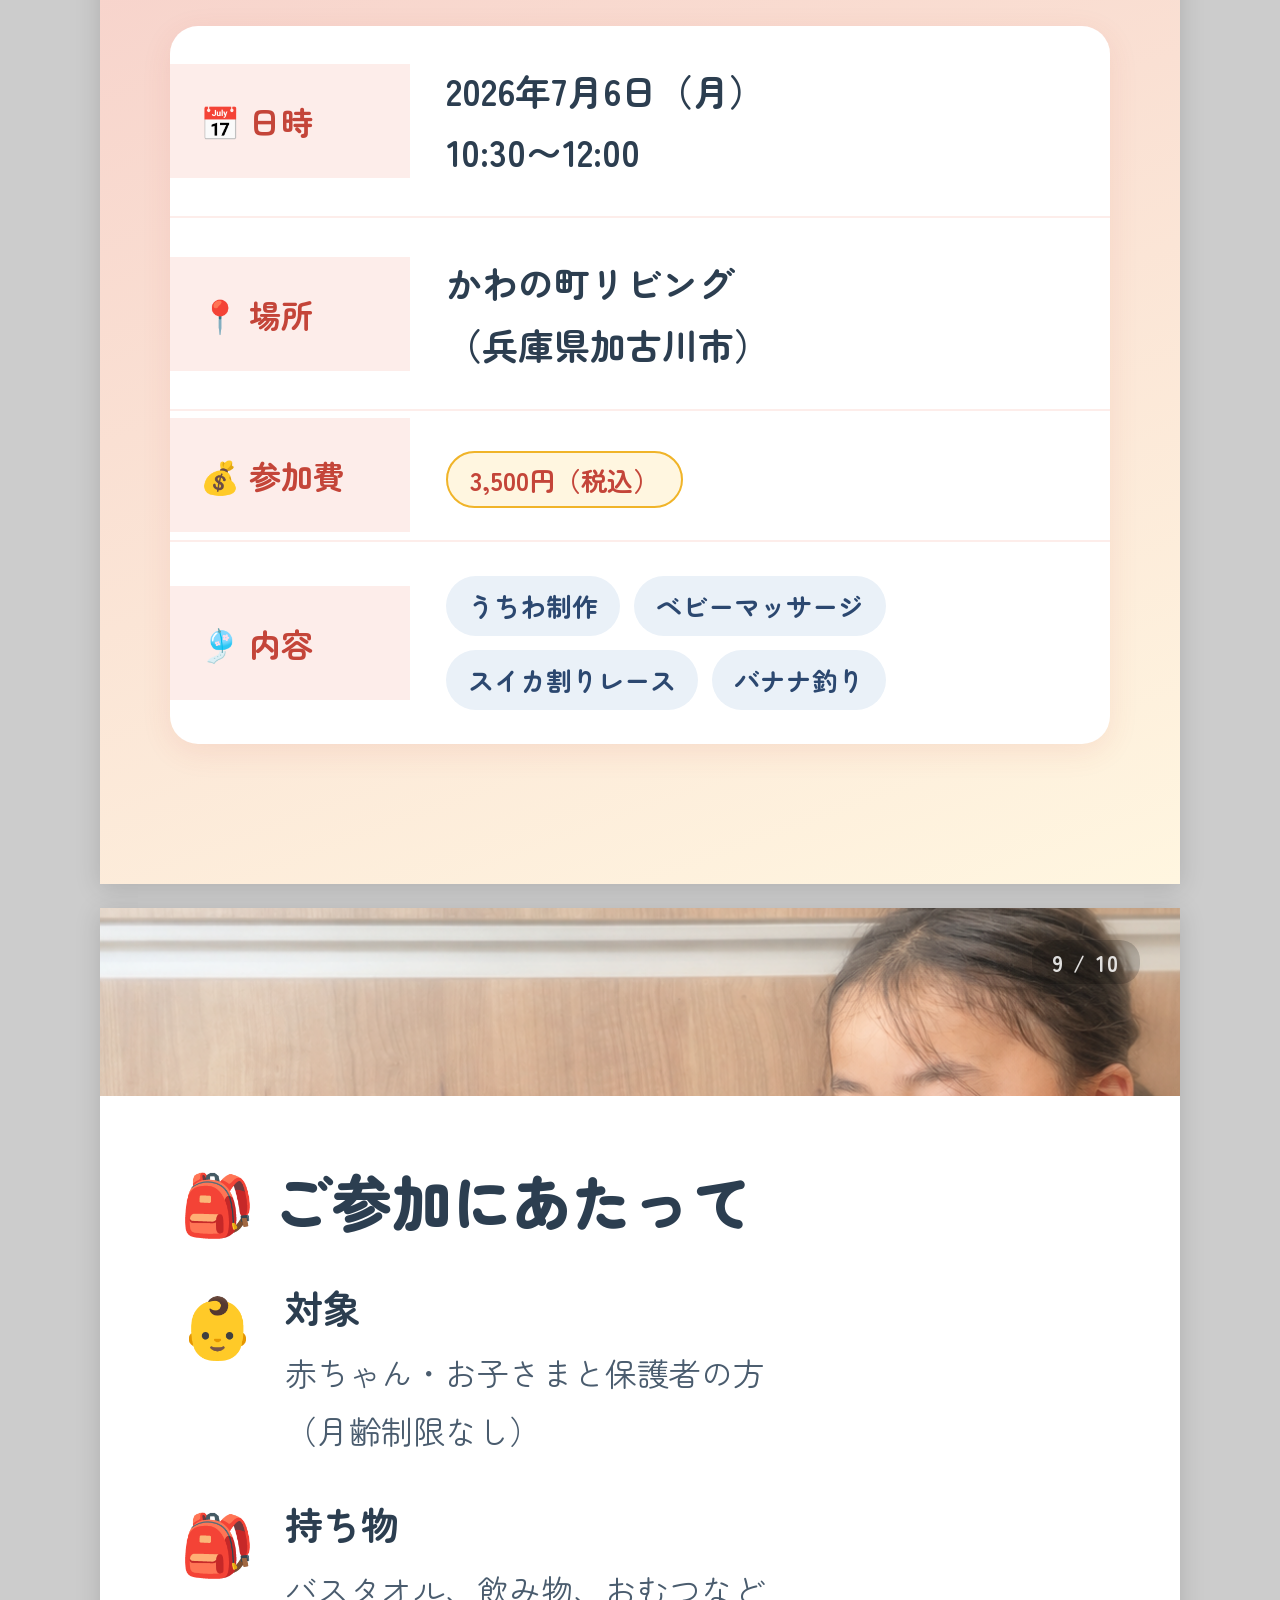
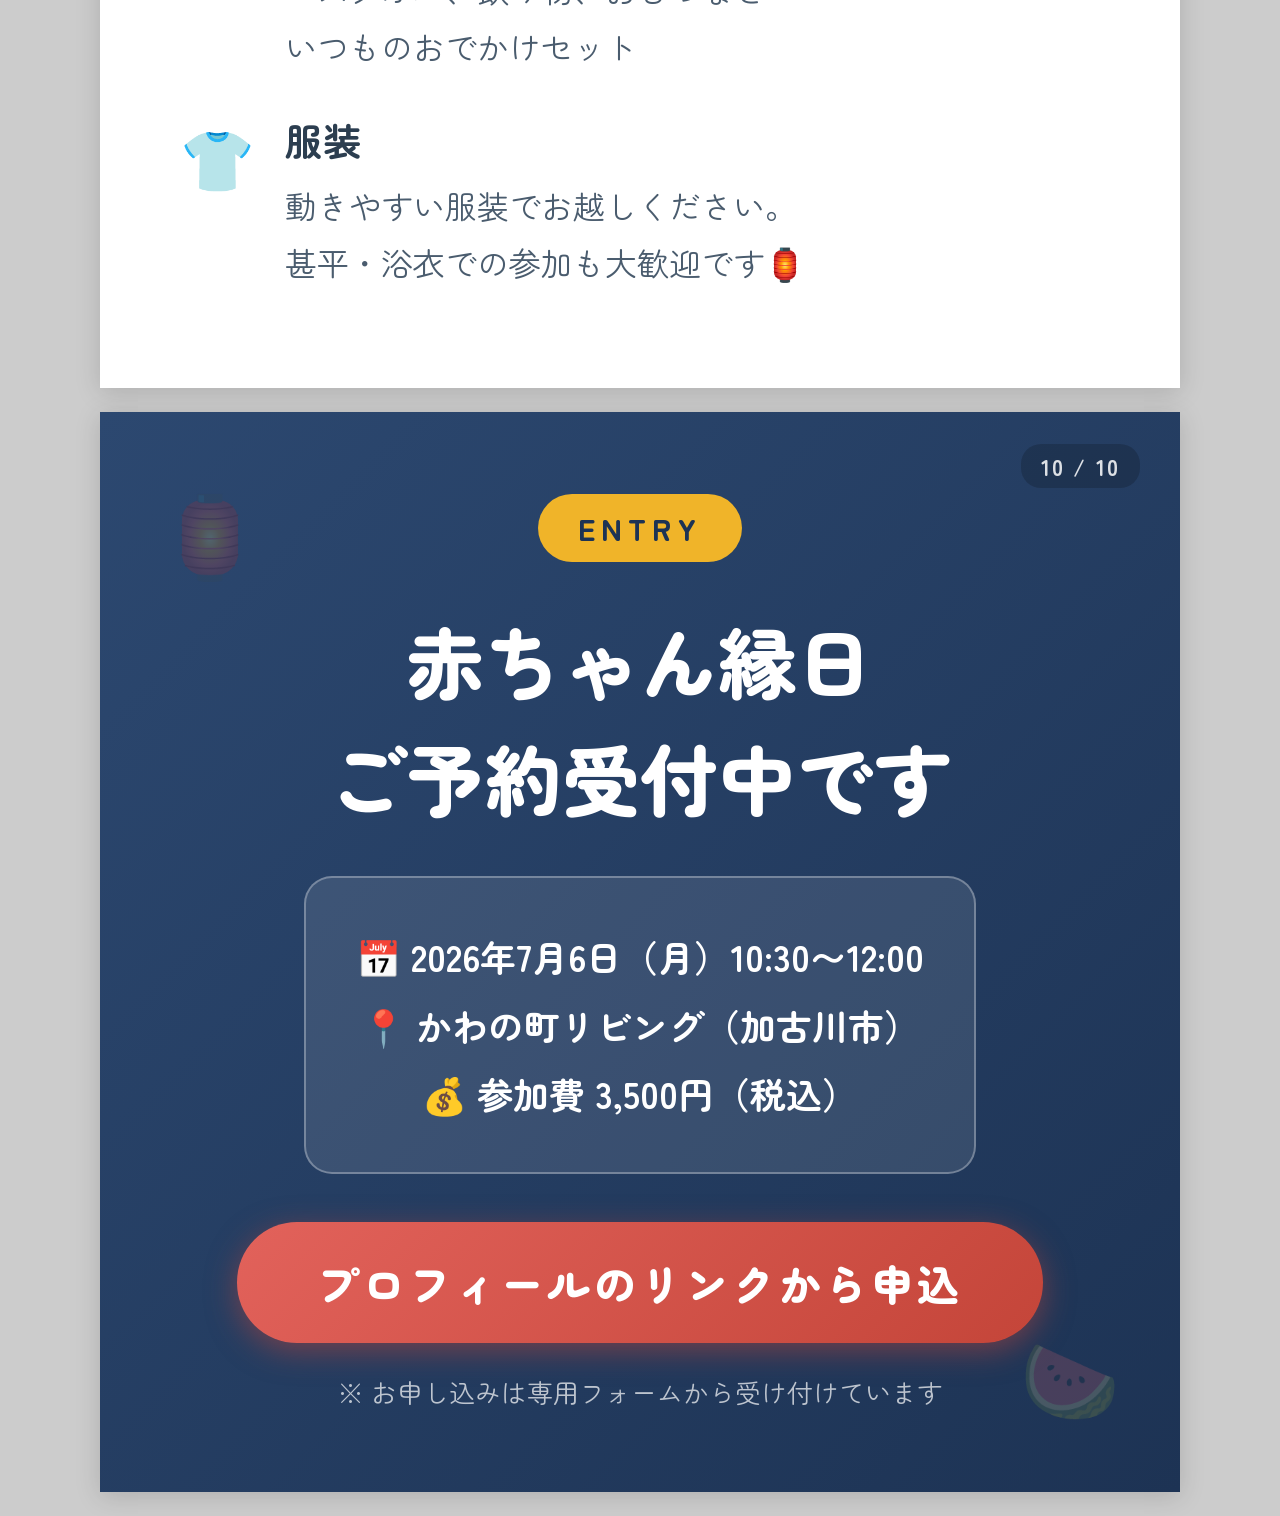
<file: instagram-ennichi.html>
<!DOCTYPE html>
<html lang="ja">
<head>
<meta charset="UTF-8">
<title>赤ちゃん縁日｜Instagram投稿 10枚</title>
<link rel="preconnect" href="https://fonts.googleapis.com">
<link rel="preconnect" href="https://fonts.gstatic.com" crossorigin>
<link href="https://fonts.googleapis.com/css2?family=Zen+Maru+Gothic:wght@400;500;700;900&display=swap" rel="stylesheet">
<style>
  :root {
    --red: #E2625B;
    --red-light: #FDEDEA;
    --red-mid: #F6CFC9;
    --red-dark: #C44539;
    --navy: #2C4870;
    --navy-light: #EAF1F8;
    --navy-dark: #1D3354;
    --gold: #F0B429;
    --gold-light: #FFF6E0;
    --green: #6BAF9A;
    --green-light: #E6F2EE;
    --cream: #FFF8F0;
    --text-dark: #2C3E50;
    --text-body: #4A5C6E;
    --text-light: #8AA0AE;
  }
  * { margin:0; padding:0; box-sizing:border-box; }
  body {
    font-family: 'Zen Maru Gothic','Hiragino Kaku Gothic ProN','Noto Sans JP',sans-serif;
    background:#ccc;
    color: var(--text-dark);
  }
  .page-note {
    text-align:center;
    padding:16px;
    font-size:14px;
    color:#555;
    background:#fff;
  }
  .deck {
    display:flex;
    flex-direction:column;
    align-items:center;
    gap:24px;
    padding:24px;
  }
  .slide {
    width:1080px;
    height:1080px;
    position:relative;
    overflow:hidden;
    background:#fff;
    box-shadow:0 4px 24px rgba(0,0,0,0.15);
    flex-shrink:0;
  }
  .slide-num {
    position:absolute;
    top:32px;
    right:40px;
    font-size:22px;
    font-weight:700;
    color:rgba(255,255,255,0.85);
    background:rgba(0,0,0,0.18);
    border-radius:20px;
    padding:6px 20px;
    letter-spacing:0.1em;
    z-index:5;
  }
  .slide-num.dark { color: var(--navy); background: rgba(255,255,255,0.7); }

  /* ---- generic deco ---- */
  .deco-corner {
    position:absolute;
    font-size:80px;
    opacity:0.18;
  }

  /* ============ SLIDE 1: COVER ============ */
  .slide1 {
    background:
      linear-gradient(180deg, rgba(29,51,84,0.55) 0%, rgba(29,51,84,0.15) 35%, rgba(226,98,91,0.55) 100%),
      url('images/ennichi-baby.jpg') center 30% / cover no-repeat;
  }
  .slide1-content {
    position:absolute;
    inset:0;
    display:flex;
    flex-direction:column;
    align-items:center;
    justify-content:flex-end;
    padding:0 60px 90px;
    text-align:center;
  }
  .slide1-badge {
    background:var(--gold);
    color:var(--navy-dark);
    font-weight:900;
    font-size:30px;
    letter-spacing:0.2em;
    padding:12px 40px;
    border-radius:50px;
    margin-bottom:28px;
    box-shadow:0 6px 20px rgba(0,0,0,0.2);
  }
  .slide1-title {
    font-size:128px;
    font-weight:900;
    color:#fff;
    line-height:1.25;
    text-shadow:0 4px 24px rgba(0,0,0,0.35);
    margin-bottom:24px;
  }
  .slide1-sub {
    font-size:38px;
    font-weight:700;
    color:#fff;
    background:rgba(29,51,84,0.55);
    border-radius:50px;
    padding:14px 48px;
    letter-spacing:0.08em;
  }

  /* ============ SLIDE 2: OVERVIEW ============ */
  .slide2 {
    background: var(--cream);
    padding:90px 80px;
    display:flex;
    flex-direction:column;
  }
  .ov-label {
    display:inline-block;
    background:var(--navy);
    color:#fff;
    font-weight:700;
    font-size:26px;
    letter-spacing:0.2em;
    padding:10px 34px;
    border-radius:50px;
    margin-bottom:36px;
  }
  .ov-title {
    font-size:64px;
    font-weight:900;
    color:var(--text-dark);
    line-height:1.5;
    margin-bottom:44px;
  }
  .ov-title .accent { color:var(--red-dark); }
  .ov-body {
    font-size:34px;
    line-height:2.1;
    color:var(--text-body);
    margin-bottom:48px;
  }
  .ov-table {
    background:#fff;
    border-radius:28px;
    box-shadow:0 8px 30px rgba(196,69,57,0.08);
    overflow:hidden;
    margin-top:auto;
  }
  .ov-row {
    display:flex;
    border-bottom:2px dashed var(--red-mid);
    align-items:center;
  }
  .ov-row:last-child { border-bottom:none; }
  .ov-icon {
    width:170px;
    flex-shrink:0;
    text-align:center;
    font-size:52px;
    padding:30px 0;
  }
  .ov-text {
    flex:1;
    font-size:36px;
    font-weight:700;
    color:var(--text-dark);
    padding:30px 30px 30px 0;
  }
  .ov-text small {
    display:block;
    font-size:24px;
    font-weight:500;
    color:var(--text-light);
    margin-top:6px;
  }

  /* ============ PROGRAM SLIDES (3-6) ============ */
  .prog {
    display:flex;
    flex-direction:column;
    height:100%;
  }
  .prog-header {
    padding:80px 80px 0;
  }
  .prog-tag {
    display:inline-block;
    font-weight:900;
    font-size:30px;
    letter-spacing:0.15em;
    padding:10px 32px;
    border-radius:50px;
    color:#fff;
    margin-bottom:30px;
  }
  .prog-num {
    font-size:32px;
    font-weight:900;
    letter-spacing:0.1em;
    margin-bottom:16px;
  }
  .prog-title {
    font-size:84px;
    font-weight:900;
    line-height:1.3;
    color:var(--text-dark);
    margin-bottom:36px;
  }
  .prog-body {
    font-size:36px;
    line-height:2.0;
    color:var(--text-body);
  }
  .prog-photo-area {
    margin-top:auto;
    height:430px;
    display:flex;
    align-items:center;
    justify-content:center;
    position:relative;
    overflow:hidden;
  }
  .prog-emoji-big {
    font-size:260px;
    line-height:1;
  }

  .slide3 .prog-header { background:var(--red-light); padding-bottom:60px; }
  .slide3 .prog-tag { background:var(--red); }
  .slide3 .prog-num { color:var(--red-dark); }
  .slide3 .prog-photo-area { background:var(--red-mid); }

  .slide4 .prog-header { background:var(--navy-light); padding-bottom:60px; }
  .slide4 .prog-tag { background:var(--navy); }
  .slide4 .prog-num { color:var(--navy); }
  .slide4 .prog-photo-area { background:#cfe0f0; }

  .slide5 .prog-header { background:var(--gold-light); padding-bottom:60px; }
  .slide5 .prog-tag { background:var(--gold); color:var(--navy-dark); }
  .slide5 .prog-num { color:#c98f12; }
  .slide5 .prog-photo-area { background:#fbe6b0; }

  .slide6 .prog-header { background:var(--green-light); padding-bottom:60px; }
  .slide6 .prog-tag { background:var(--green); }
  .slide6 .prog-num { color:#3f8c76; }
  .slide6 .prog-photo-area { background:#cfeae1; }

  /* ============ SLIDE 7: SCHEDULE ============ */
  .slide7 {
    background:var(--cream);
    padding:90px 80px;
  }
  .sch-title {
    font-size:64px;
    font-weight:900;
    margin-bottom:50px;
    color:var(--text-dark);
  }
  .sch-step {
    display:flex;
    align-items:flex-start;
    gap:36px;
    padding:28px 0;
    border-bottom:2px dashed var(--red-mid);
  }
  .sch-step:last-child { border-bottom:none; }
  .sch-num {
    flex-shrink:0;
    width:90px;
    height:90px;
    border-radius:50%;
    background:linear-gradient(135deg,var(--red),var(--red-dark));
    color:#fff;
    font-size:38px;
    font-weight:900;
    display:flex;
    align-items:center;
    justify-content:center;
  }
  .sch-text h3 {
    font-size:38px;
    font-weight:700;
    color:var(--text-dark);
    margin-bottom:8px;
  }
  .sch-text p {
    font-size:28px;
    color:var(--text-light);
  }

  /* ============ SLIDE 8: DETAIL ============ */
  .slide8 {
    background:linear-gradient(160deg, var(--red-mid) 0%, var(--gold-light) 100%);
    padding:90px 70px;
    display:flex;
    flex-direction:column;
  }
  .det-title {
    font-size:64px;
    font-weight:900;
    margin-bottom:40px;
    color:var(--text-dark);
  }
  .det-table {
    background:#fff;
    border-radius:28px;
    overflow:hidden;
    box-shadow:0 8px 30px rgba(196,69,57,0.1);
  }
  .det-row {
    display:flex;
    border-bottom:2px solid var(--red-light);
    align-items:center;
  }
  .det-row:last-child { border-bottom:none; }
  .det-label {
    width:240px;
    flex-shrink:0;
    background:var(--red-light);
    color:var(--red-dark);
    font-weight:700;
    font-size:32px;
    padding:34px 30px;
    display:flex;
    align-items:center;
    gap:12px;
  }
  .det-value {
    flex:1;
    font-size:36px;
    font-weight:700;
    color:var(--text-dark);
    padding:34px 36px;
    line-height:1.7;
  }
  .det-tags { display:flex; flex-wrap:wrap; gap:14px; }
  .det-tag {
    background:var(--navy-light);
    color:var(--navy);
    font-weight:700;
    font-size:26px;
    padding:8px 22px;
    border-radius:50px;
  }
  .det-tag.price { background:var(--gold-light); color:var(--red-dark); border:2px solid var(--gold); }

  /* ============ SLIDE 9: 持ち物・対象 ============ */
  .slide9 {
    background:#fff;
    display:flex;
    flex-direction:column;
  }
  .s9-photo {
    height:480px;
    background:url('images/ennichi-sisters.jpg') center 35% / cover no-repeat;
  }
  .s9-body {
    padding:60px 80px;
    flex:1;
    display:flex;
    flex-direction:column;
  }
  .s9-title {
    font-size:60px;
    font-weight:900;
    margin-bottom:36px;
    color:var(--text-dark);
  }
  .s9-block {
    display:flex;
    gap:30px;
    align-items:flex-start;
    margin-bottom:36px;
  }
  .s9-icon {
    font-size:60px;
    flex-shrink:0;
  }
  .s9-text h3 {
    font-size:38px;
    font-weight:700;
    margin-bottom:10px;
    color:var(--text-dark);
  }
  .s9-text p {
    font-size:32px;
    color:var(--text-body);
    line-height:1.8;
  }

  /* ============ SLIDE 10: CTA ============ */
  .slide10 {
    background:linear-gradient(135deg, var(--navy) 0%, var(--navy-dark) 100%);
    position:relative;
    display:flex;
    flex-direction:column;
    align-items:center;
    justify-content:center;
    text-align:center;
    padding:90px 80px;
    overflow:hidden;
  }
  .slide10 .deco-corner { color:#fff; }
  .cta-tag {
    display:inline-block;
    background:var(--gold);
    color:var(--navy-dark);
    font-weight:900;
    font-size:30px;
    letter-spacing:0.2em;
    padding:12px 40px;
    border-radius:50px;
    margin-bottom:40px;
  }
  .cta-title {
    font-size:78px;
    font-weight:900;
    color:#fff;
    line-height:1.5;
    margin-bottom:40px;
  }
  .cta-box {
    background:rgba(255,255,255,0.1);
    border:2px solid rgba(255,255,255,0.3);
    border-radius:28px;
    padding:44px 50px;
    color:#fff;
    font-size:36px;
    font-weight:700;
    line-height:1.9;
    margin-bottom:48px;
  }
  .cta-button {
    background:linear-gradient(135deg, var(--red), var(--red-dark));
    color:#fff;
    font-size:42px;
    font-weight:900;
    padding:30px 80px;
    border-radius:60px;
    box-shadow:0 8px 30px rgba(196,69,57,0.5);
    letter-spacing:0.1em;
  }
  .cta-note {
    margin-top:30px;
    color:rgba(255,255,255,0.7);
    font-size:26px;
  }
</style>
</head>
<body>

<p class="page-note">
  各スライドは1080×1080px。ブラウザでこのページを開き、各スライドをスクリーンショットしてInstagram投稿に使用してください（全10枚）。
</p>

<div class="deck">

  <!-- ============ 1. 表紙 ============ -->
  <div class="slide slide1">
    <span class="slide-num">1 / 10</span>
    <div class="slide1-content">
      <div class="slide1-badge">🏮 7月6日（月）開催</div>
      <div class="slide1-title">親子で楽しむ<br>赤ちゃん縁日</div>
      <div class="slide1-sub">うちわ作り・スイカ割り・バナナ釣り・ベビーマッサージ</div>
    </div>
  </div>

  <!-- ============ 2. 概要 ============ -->
  <div class="slide slide2">
    <span class="slide-num dark">2 / 10</span>
    <span class="ov-label">EVENT INFO</span>
    <div class="ov-title">
      <span class="accent">夏祭り気分</span>を<br>親子で楽しもう🍉
    </div>
    <div class="ov-body">
      「赤ちゃんと一緒にお祭りに行くのはまだ難しい…」<br>
      そんなママ・パパに向けた、小さなお子さんと<br>
      楽しめる縁日イベントを開催します🏮<br>
      うちわ作りやスイカ割り、バナナ釣りなど<br>
      縁日の屋台気分をそのままに、夏の<br>
      ふれあいベビーマッサージもお届けします。
    </div>
    <div class="ov-table">
      <div class="ov-row">
        <div class="ov-icon">📅</div>
        <div class="ov-text">2026年7月6日（月）<small>10:30〜12:00</small></div>
      </div>
      <div class="ov-row">
        <div class="ov-icon">📍</div>
        <div class="ov-text">かわの町リビング<small>兵庫県加古川市</small></div>
      </div>
      <div class="ov-row">
        <div class="ov-icon">💰</div>
        <div class="ov-text">3,500円（税込）<small>参加費</small></div>
      </div>
    </div>
  </div>

  <!-- ============ 3. うちわ制作 ============ -->
  <div class="slide slide3">
    <span class="slide-num">3 / 10</span>
    <div class="prog">
      <div class="prog-header">
        <span class="prog-tag">PROGRAM 1</span>
        <div class="prog-num">うちわ制作</div>
        <div class="prog-title">世界に一つだけの<br>オリジナルうちわ🎐</div>
        <div class="prog-body">
          親子で絵を描いたりシールを貼ったりして、<br>
          自分だけのうちわを作りましょう。<br>
          できあがったうちわは、夏のお出かけにも<br>
          大活躍してくれます。
        </div>
      </div>
      <div class="prog-photo-area"><div class="prog-emoji-big">🎐</div></div>
    </div>
  </div>

  <!-- ============ 4. 夏の触れ合いベビーマッサージ ============ -->
  <div class="slide slide4">
    <span class="slide-num">4 / 10</span>
    <div class="prog">
      <div class="prog-header">
        <span class="prog-tag">PROGRAM 2</span>
        <div class="prog-num">夏の触れ合いベビーマッサージ</div>
        <div class="prog-title">ひんやり気持ちいい<br>ふれあいタイム🤲</div>
        <div class="prog-body">
          暑い夏にぴったりの、ひんやり気持ちいい<br>
          ベビーマッサージ。<br>
          スキンシップを通して、親子の絆を<br>
          深める時間を過ごしましょう。
        </div>
      </div>
      <div class="prog-photo-area"><div class="prog-emoji-big">🤲</div></div>
    </div>
  </div>

  <!-- ============ 5. スイカ割りレース ============ -->
  <div class="slide slide5">
    <span class="slide-num">5 / 10</span>
    <div class="prog">
      <div class="prog-header">
        <span class="prog-tag">PROGRAM 3</span>
        <div class="prog-num">スイカ割りレース</div>
        <div class="prog-title">縁日の人気者に<br>親子で挑戦🍉</div>
        <div class="prog-body">
          縁日の人気企画、スイカ割りレース！<br>
          親子で力を合わせてチャレンジしましょう。<br>
          盛り上がること間違いなしの<br>
          人気プログラムです。
        </div>
      </div>
      <div class="prog-photo-area"><div class="prog-emoji-big">🍉</div></div>
    </div>
  </div>

  <!-- ============ 6. バナナ釣り ============ -->
  <div class="slide slide6">
    <span class="slide-num">6 / 10</span>
    <div class="prog">
      <div class="prog-header">
        <span class="prog-tag">PROGRAM 4</span>
        <div class="prog-num">バナナ釣り</div>
        <div class="prog-title">屋台気分で<br>釣ってゲット🍌</div>
        <div class="prog-body">
          縁日の屋台気分で、バナナ釣りを<br>
          楽しもう！<br>
          上手に釣り上げて、素敵な景品を<br>
          ゲットしてくださいね。
        </div>
      </div>
      <div class="prog-photo-area"><div class="prog-emoji-big">🍌</div></div>
    </div>
  </div>

  <!-- ============ 7. 当日の流れ ============ -->
  <div class="slide slide7">
    <span class="slide-num dark">7 / 10</span>
    <div class="sch-title">📋 当日の流れ</div>
    <div class="sch-step">
      <div class="sch-num">1</div>
      <div class="sch-text"><h3>10:30　集合・受付</h3><p>かわの町リビングに集合。はじめましての方も歓迎です。</p></div>
    </div>
    <div class="sch-step">
      <div class="sch-num">2</div>
      <div class="sch-text"><h3>10:35　うちわ制作</h3><p>親子でオリジナルうちわを作ります。</p></div>
    </div>
    <div class="sch-step">
      <div class="sch-num">3</div>
      <div class="sch-text"><h3>11:00　夏の触れ合いベビーマッサージ</h3><p>ひんやり気持ちいいマッサージで親子のふれあいタイム。</p></div>
    </div>
    <div class="sch-step">
      <div class="sch-num">4</div>
      <div class="sch-text"><h3>11:30　スイカ割りレース／バナナ釣り</h3><p>縁日の屋台気分で、親子一緒にゲームを楽しみます。</p></div>
    </div>
    <div class="sch-step">
      <div class="sch-num">5</div>
      <div class="sch-text"><h3>12:00　解散</h3><p>気をつけてお帰りください。</p></div>
    </div>
  </div>

  <!-- ============ 8. 開催詳細 ============ -->
  <div class="slide slide8">
    <span class="slide-num dark">8 / 10</span>
    <div class="det-title">📝 開催詳細</div>
    <div class="det-table">
      <div class="det-row">
        <div class="det-label">📅 日時</div>
        <div class="det-value">2026年7月6日（月）<br>10:30〜12:00</div>
      </div>
      <div class="det-row">
        <div class="det-label">📍 場所</div>
        <div class="det-value">かわの町リビング<br>（兵庫県加古川市）</div>
      </div>
      <div class="det-row">
        <div class="det-label">💰 参加費</div>
        <div class="det-value"><span class="det-tag price">3,500円（税込）</span></div>
      </div>
      <div class="det-row">
        <div class="det-label">🎐 内容</div>
        <div class="det-value">
          <div class="det-tags">
            <span class="det-tag">うちわ制作</span>
            <span class="det-tag">ベビーマッサージ</span>
            <span class="det-tag">スイカ割りレース</span>
            <span class="det-tag">バナナ釣り</span>
          </div>
        </div>
      </div>
    </div>
  </div>

  <!-- ============ 9. 持ち物・対象 ============ -->
  <div class="slide slide9">
    <span class="slide-num">9 / 10</span>
    <div class="s9-photo"></div>
    <div class="s9-body">
      <div class="s9-title">🎒 ご参加にあたって</div>
      <div class="s9-block">
        <div class="s9-icon">👶</div>
        <div class="s9-text">
          <h3>対象</h3>
          <p>赤ちゃん・お子さまと保護者の方<br>（月齢制限なし）</p>
        </div>
      </div>
      <div class="s9-block">
        <div class="s9-icon">🎒</div>
        <div class="s9-text">
          <h3>持ち物</h3>
          <p>バスタオル、飲み物、おむつなど<br>いつものおでかけセット</p>
        </div>
      </div>
      <div class="s9-block">
        <div class="s9-icon">👕</div>
        <div class="s9-text">
          <h3>服装</h3>
          <p>動きやすい服装でお越しください。<br>甚平・浴衣での参加も大歓迎です🏮</p>
        </div>
      </div>
    </div>
  </div>

  <!-- ============ 10. CTA ============ -->
  <div class="slide slide10">
    <span class="slide-num">10 / 10</span>
    <div class="deco-corner" style="top:60px; left:60px;">🏮</div>
    <div class="deco-corner" style="bottom:60px; right:60px;">🍉</div>
    <span class="cta-tag">ENTRY</span>
    <div class="cta-title">赤ちゃん縁日<br>ご予約受付中です</div>
    <div class="cta-box">
      📅 2026年7月6日（月）10:30〜12:00<br>
      📍 かわの町リビング（加古川市）<br>
      💰 参加費 3,500円（税込）
    </div>
    <div class="cta-button">プロフィールのリンクから申込</div>
    <p class="cta-note">※ お申し込みは専用フォームから受け付けています</p>
  </div>

</div>

</body>
</html>
</file>
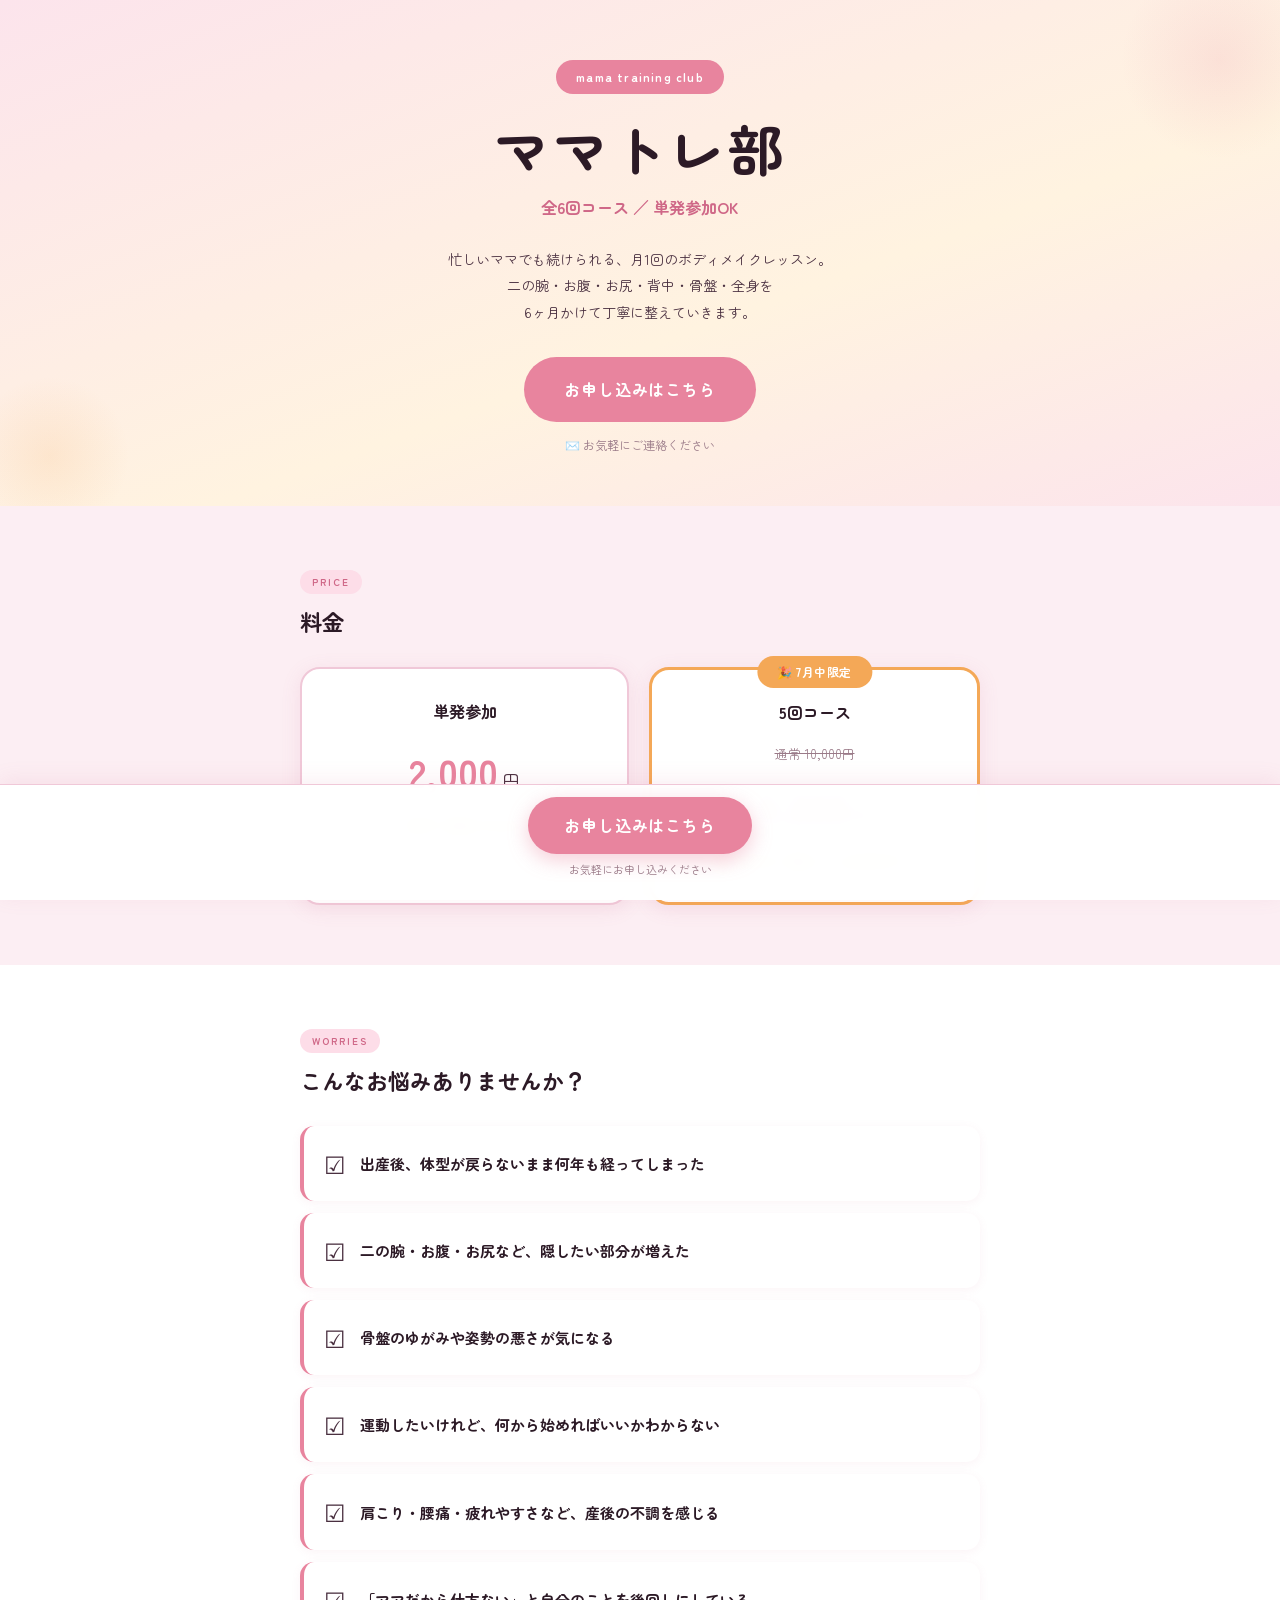
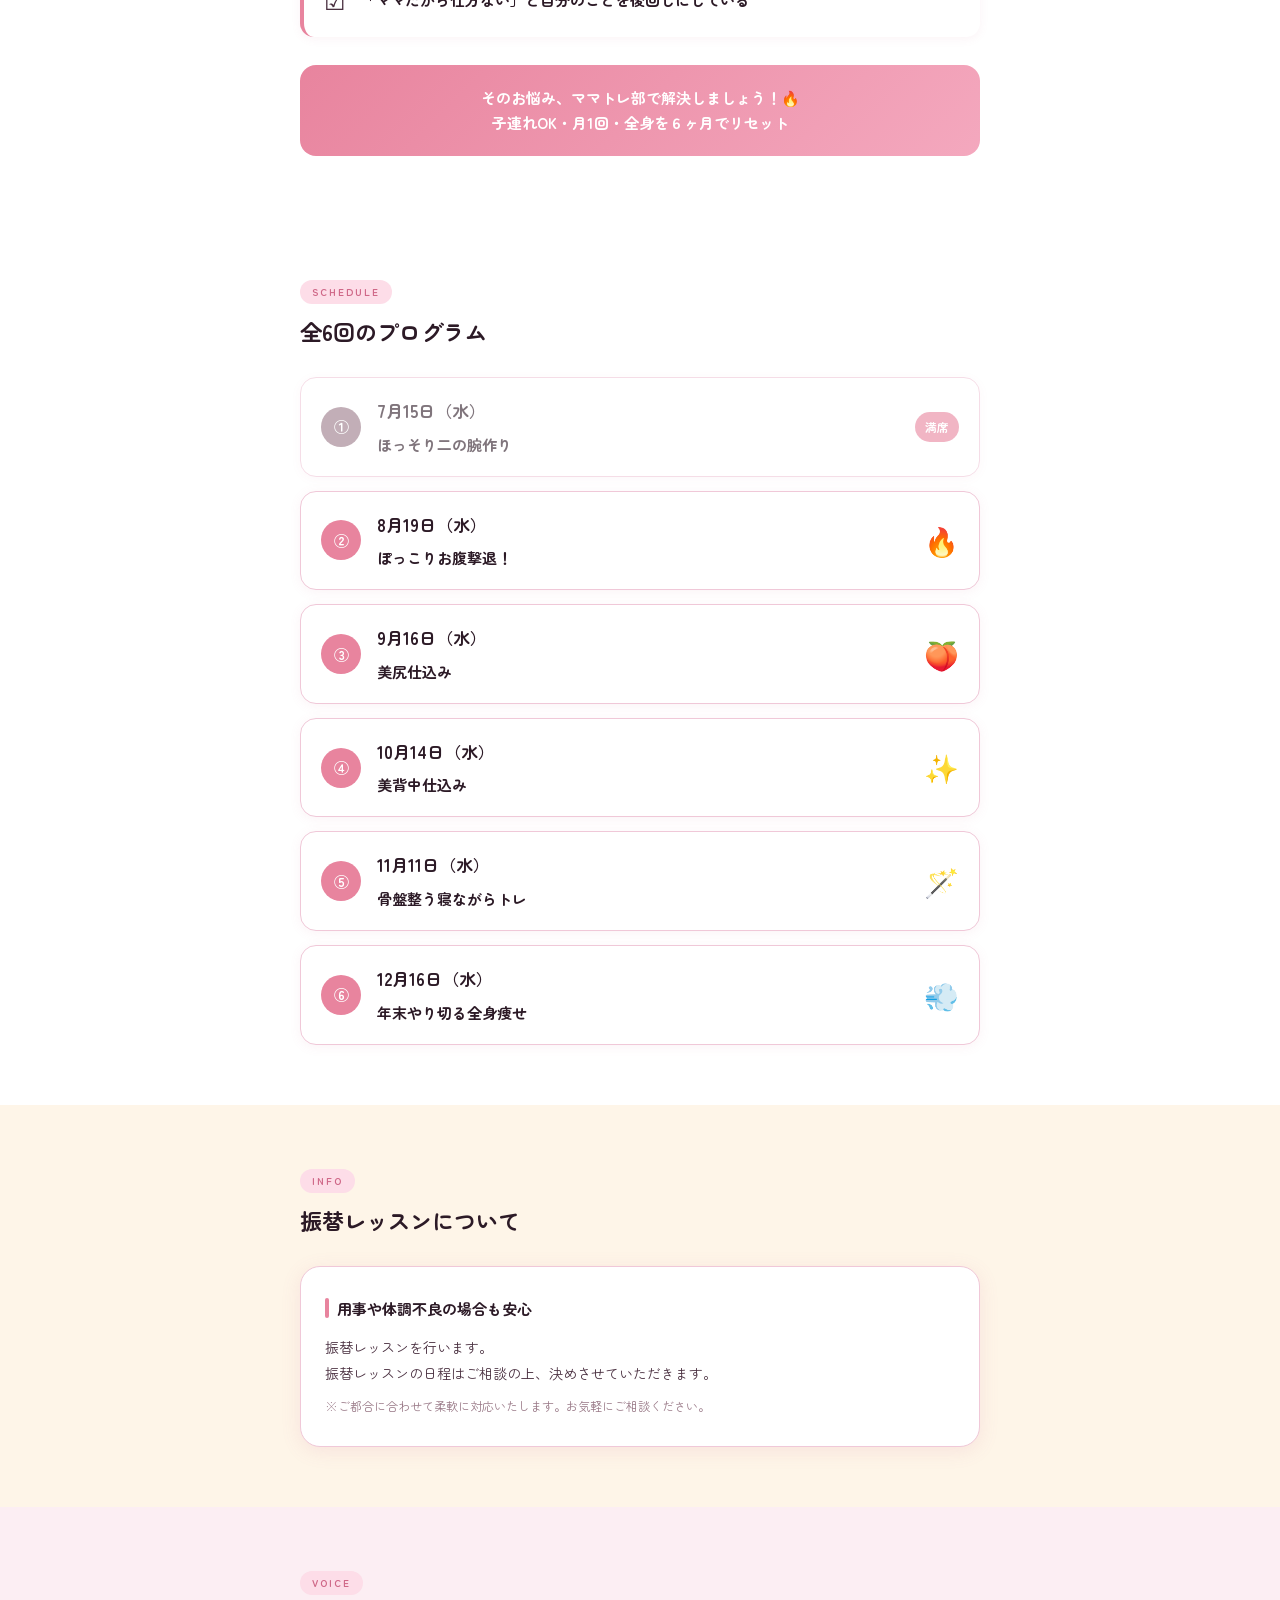
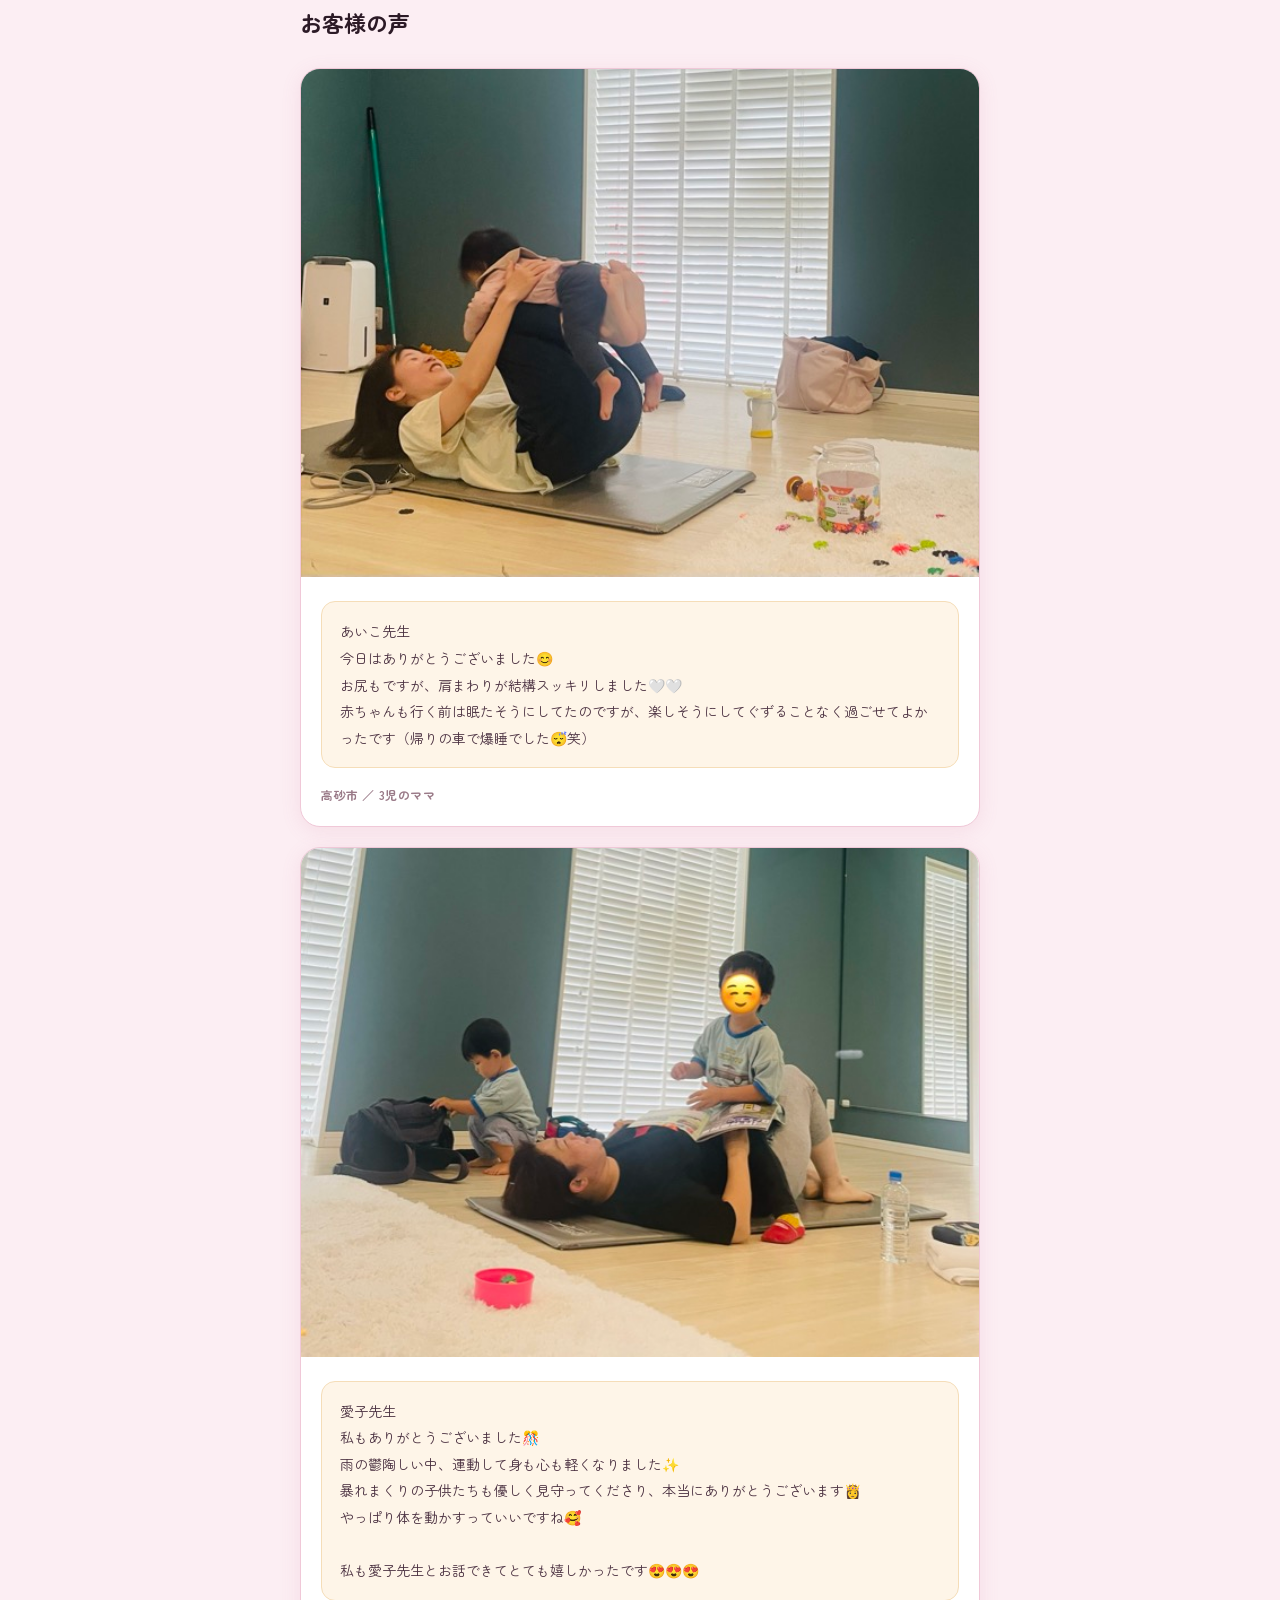
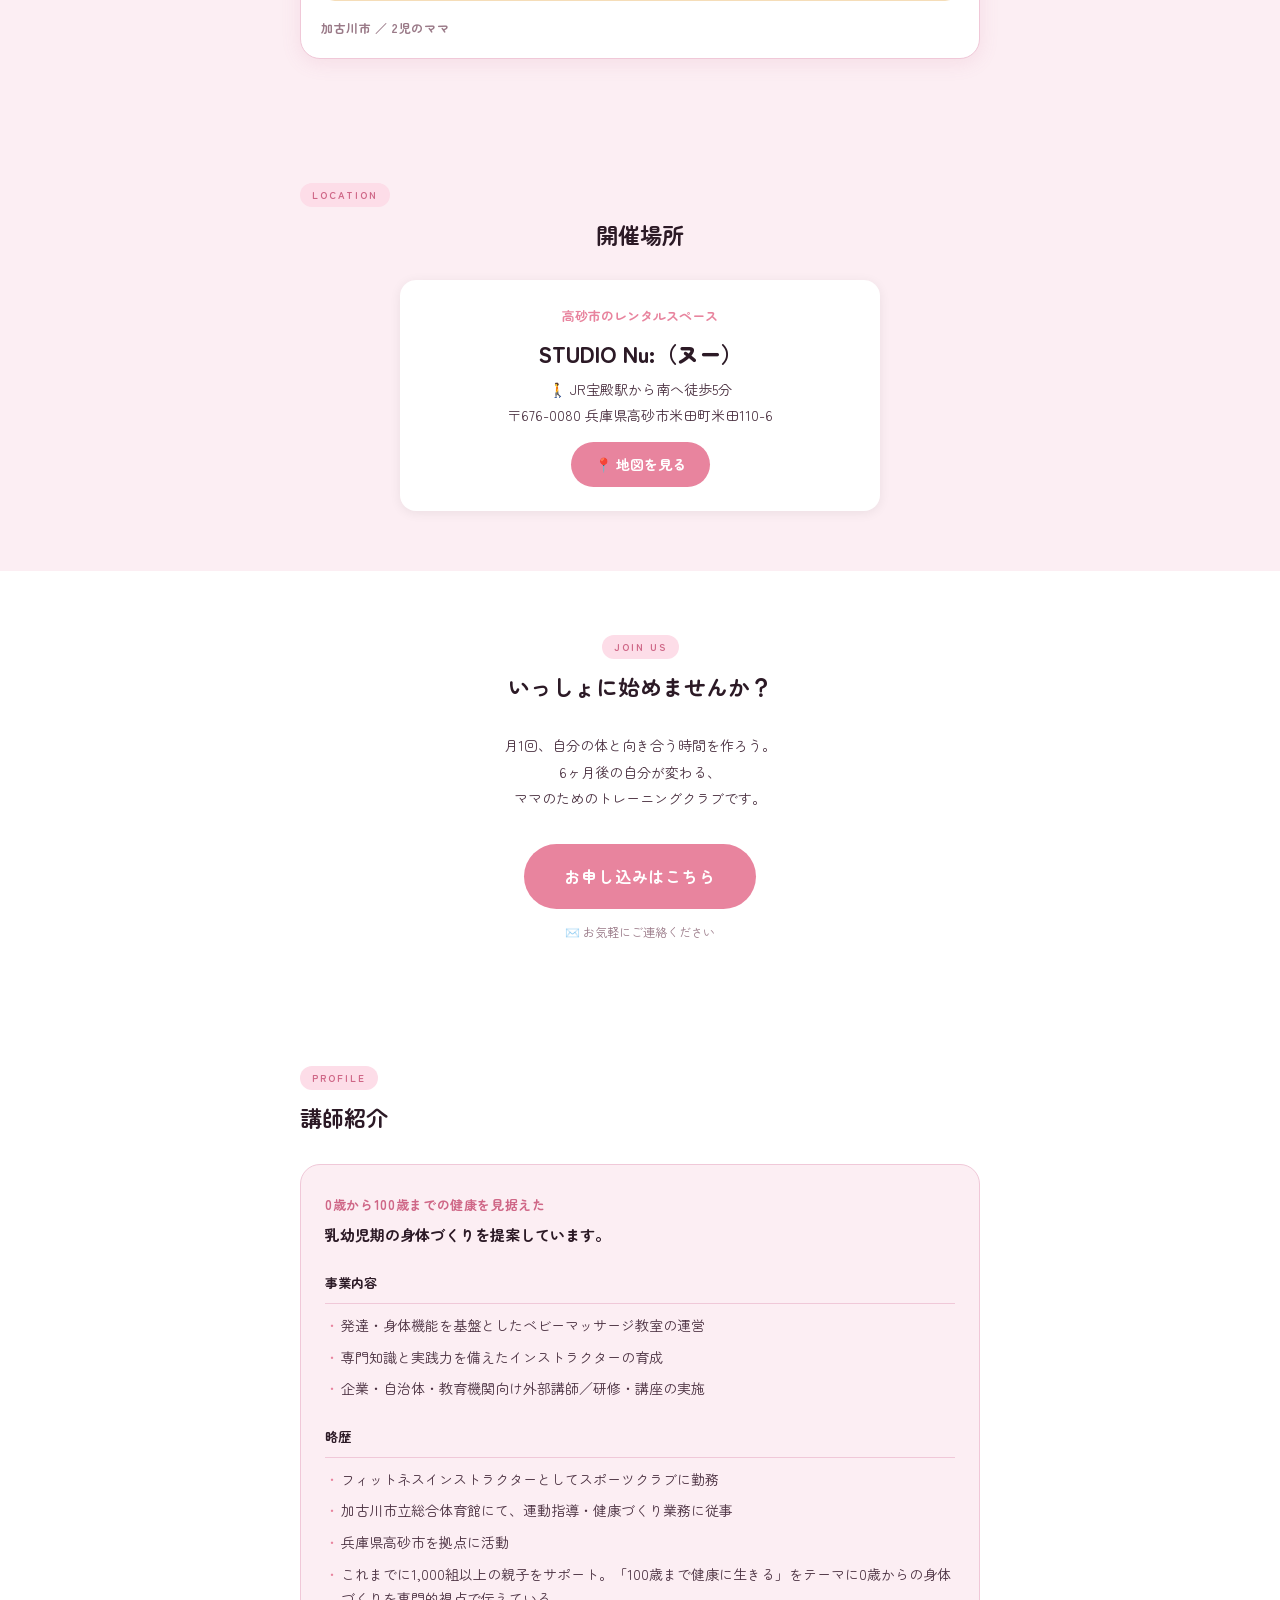
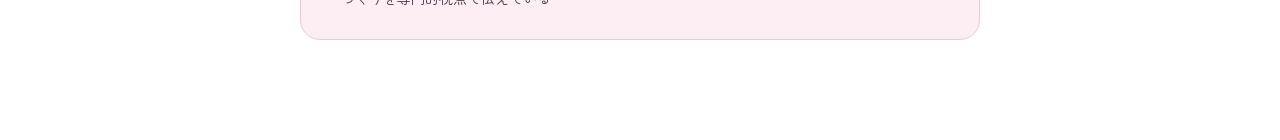
<file: mamatre.html>
<!DOCTYPE html>
<html lang="ja">
<head>
  <meta charset="UTF-8">
  <meta name="viewport" content="width=device-width, initial-scale=1.0">
  <title>ママトレ部 | 全6回コース</title>
  <link rel="preconnect" href="https://fonts.googleapis.com">
  <link rel="preconnect" href="https://fonts.gstatic.com" crossorigin>
  <link href="https://fonts.googleapis.com/css2?family=Zen+Maru+Gothic:wght@400;500;700&display=swap" rel="stylesheet">
  <style>
    :root {
      --primary:       #E8849E;
      --primary-light: #FCEEF3;
      --primary-dark:  #CF6787;
      --accent:        #F4A857;
      --accent-light:  #FEF5E8;
      --accent-dark:   #D9893A;
      --green:         #6BAF9A;
      --green-light:   #E6F2EE;
      --white:         #FFFFFF;
      --text-dark:     #2C1A26;
      --text-body:     #4A3040;
      --text-light:    #9A7A88;
      --border:        #F0C8D8;
      --shadow:        0 4px 20px rgba(200,100,140,0.12);
    }

    * { margin: 0; padding: 0; box-sizing: border-box; }

    body {
      font-family: 'Zen Maru Gothic', 'Hiragino Kaku Gothic ProN',
                   'Noto Sans JP', sans-serif;
      color: var(--text-body);
      background: var(--primary-light);
      line-height: 1.8;
      font-size: 15px;
    }

    img { width: 100%; height: auto; display: block; }

    .section        { padding: 60px 20px; background: var(--primary-light); }
    .section--white { background: var(--white); }
    .section--accent { background: var(--accent-light); }
    .section--primary { background: var(--primary-light); }

    .inner { max-width: 680px; margin: 0 auto; }

    .label {
      display: inline-block;
      font-size: 10px;
      letter-spacing: 0.2em;
      color: var(--primary-dark);
      font-weight: 700;
      text-transform: uppercase;
      margin-bottom: 10px;
      background: #FDDDE8;
      padding: 3px 12px;
      border-radius: 20px;
    }

    .section-title {
      font-size: 22px;
      font-weight: 700;
      color: var(--text-dark);
      line-height: 1.6;
      margin-bottom: 28px;
    }

    .section-title--center { text-align: center; }

    @keyframes float {
      0%   { transform: translateY(0px);   box-shadow: 0 8px 24px rgba(232,132,158,0.45); }
      50%  { transform: translateY(-6px);  box-shadow: 0 14px 32px rgba(232,132,158,0.30); }
      100% { transform: translateY(0px);   box-shadow: 0 8px 24px rgba(232,132,158,0.45); }
    }

    .cta-wrap { text-align: center; margin-top: 32px; }

    .cta-btn {
      display: inline-block;
      background: var(--primary);
      color: var(--white) !important;
      font-size: 16px;
      font-weight: 700;
      padding: 18px 40px;
      border-radius: 50px;
      text-decoration: none;
      animation: float 2.6s ease-in-out infinite;
      letter-spacing: 0.05em;
    }

    .cta-btn:hover {
      background: var(--primary-dark);
      animation: none;
      transform: translateY(-2px);
      box-shadow: 0 12px 28px rgba(232,132,158,0.50);
    }

    .cta-sub {
      margin-top: 12px;
      font-size: 12px;
      color: var(--text-light);
    }

    /* ============================================================
       HERO
    ============================================================ */
    .hero {
      background: linear-gradient(160deg, #FCE4EC 0%, #FFF3E0 60%, #FCE4EC 100%);
      padding: 60px 20px 50px;
      text-align: center;
      position: relative;
      overflow: hidden;
    }

    .hero::before {
      content: '';
      position: absolute;
      top: -40px; right: -40px;
      width: 200px; height: 200px;
      background: radial-gradient(circle, rgba(232,132,158,0.15) 0%, transparent 70%);
      border-radius: 50%;
    }

    .hero::after {
      content: '';
      position: absolute;
      bottom: -30px; left: -30px;
      width: 160px; height: 160px;
      background: radial-gradient(circle, rgba(244,168,87,0.15) 0%, transparent 70%);
      border-radius: 50%;
    }

    .hero-badge {
      display: inline-block;
      background: var(--primary);
      color: var(--white);
      font-size: 12px;
      font-weight: 700;
      padding: 6px 20px;
      border-radius: 20px;
      margin-bottom: 20px;
      letter-spacing: 0.1em;
    }

    .hero-title {
      font-size: 42px;
      font-weight: 700;
      color: var(--text-dark);
      line-height: 1.2;
      margin-bottom: 12px;
      letter-spacing: 0.05em;
    }

    .hero-subtitle {
      font-size: 16px;
      color: var(--primary-dark);
      font-weight: 700;
      margin-bottom: 24px;
    }

    .hero-desc {
      font-size: 14px;
      color: var(--text-body);
      max-width: 480px;
      margin: 0 auto 32px;
      line-height: 1.9;
    }

    /* ============================================================
       PRICE SECTION
    ============================================================ */
    .price-cards {
      display: flex;
      flex-direction: column;
      gap: 20px;
    }

    .price-card {
      background: var(--white);
      border-radius: 20px;
      padding: 28px 24px;
      box-shadow: var(--shadow);
      border: 2px solid var(--border);
      position: relative;
    }

    .price-card--featured {
      border-color: var(--accent);
      border-width: 3px;
    }

    .price-card__tag {
      position: absolute;
      top: -14px;
      left: 50%;
      transform: translateX(-50%);
      background: var(--accent);
      color: var(--white);
      font-size: 12px;
      font-weight: 700;
      padding: 5px 20px;
      border-radius: 20px;
      white-space: nowrap;
      letter-spacing: 0.05em;
    }

    .price-card__name {
      font-size: 16px;
      font-weight: 700;
      color: var(--text-dark);
      margin-bottom: 12px;
      text-align: center;
    }

    .price-card__amount {
      text-align: center;
      margin-bottom: 8px;
    }

    .price-card__amount .price-main {
      font-size: 38px;
      font-weight: 700;
      color: var(--primary);
    }

    .price-card__amount .price-unit {
      font-size: 18px;
      color: var(--text-body);
    }

    .price-card__original {
      text-align: center;
      font-size: 13px;
      color: var(--text-light);
      text-decoration: line-through;
      margin-bottom: 8px;
    }

    .price-card__note {
      text-align: center;
      font-size: 13px;
      color: var(--accent-dark);
      font-weight: 700;
    }

    /* ============================================================
       CAMPAIGN BANNER
    ============================================================ */
    .campaign {
      background: linear-gradient(135deg, var(--accent) 0%, #F7C87A 100%);
      border-radius: 20px;
      padding: 28px 24px;
      text-align: center;
      color: var(--white);
      position: relative;
      overflow: hidden;
    }

    .campaign::before {
      content: '✨';
      position: absolute;
      top: 10px; left: 16px;
      font-size: 24px;
      opacity: 0.6;
    }

    .campaign::after {
      content: '✨';
      position: absolute;
      bottom: 10px; right: 16px;
      font-size: 24px;
      opacity: 0.6;
    }

    .campaign__eyebrow {
      font-size: 11px;
      letter-spacing: 0.15em;
      font-weight: 700;
      margin-bottom: 8px;
      opacity: 0.9;
    }

    .campaign__title {
      font-size: 22px;
      font-weight: 700;
      line-height: 1.5;
      margin-bottom: 10px;
    }

    .campaign__title .highlight {
      font-size: 32px;
      display: block;
    }

    .campaign__desc {
      font-size: 13px;
      opacity: 0.95;
      line-height: 1.7;
    }

    /* ============================================================
       SCHEDULE
    ============================================================ */
    .schedule-list {
      display: flex;
      flex-direction: column;
      gap: 14px;
    }

    .schedule-item {
      background: var(--white);
      border-radius: 16px;
      padding: 18px 20px;
      display: flex;
      align-items: center;
      gap: 16px;
      box-shadow: 0 2px 12px rgba(200,100,140,0.08);
      border: 1px solid var(--border);
    }

    .schedule-item__num {
      width: 40px;
      height: 40px;
      background: var(--primary);
      color: var(--white);
      border-radius: 50%;
      display: flex;
      align-items: center;
      justify-content: center;
      font-size: 15px;
      font-weight: 700;
      flex-shrink: 0;
    }

    .schedule-item__body {
      flex: 1;
    }

    .schedule-item__date {
      font-size: 17px;
      color: var(--text-dark);
      margin-bottom: 4px;
      font-weight: 700;
    }

    .schedule-item__title {
      font-size: 15px;
      font-weight: 700;
      color: var(--text-dark);
    }

    .schedule-item__emoji {
      font-size: 28px;
      flex-shrink: 0;
    }

    /* ============================================================
       MAKEUP
    ============================================================ */
    .makeup-box {
      background: var(--white);
      border-radius: 20px;
      padding: 28px 24px;
      box-shadow: var(--shadow);
      border: 1px solid var(--border);
    }

    .makeup-box__title {
      font-size: 15px;
      font-weight: 700;
      color: var(--text-dark);
      margin-bottom: 12px;
      display: flex;
      align-items: center;
      gap: 8px;
    }

    .makeup-box__title::before {
      content: '';
      display: inline-block;
      width: 4px;
      height: 20px;
      background: var(--primary);
      border-radius: 2px;
    }

    .makeup-box__text {
      font-size: 14px;
      color: var(--text-body);
      line-height: 1.9;
    }

    .makeup-box__text small {
      display: block;
      margin-top: 8px;
      font-size: 12px;
      color: var(--text-light);
    }

    /* ============================================================
       VOICE
    ============================================================ */
    .voice-card {
      background: var(--white);
      border-radius: 20px;
      overflow: hidden;
      box-shadow: var(--shadow);
      border: 1px solid var(--border);
    }

    .voice-card__img {
      width: 100%;
      aspect-ratio: 4/3;
      object-fit: cover;
      object-position: center bottom;
    }

    .voice-card__body {
      padding: 24px 20px 20px;
    }

    .voice-card__quote {
      font-size: 15px;
      line-height: 1.9;
      color: var(--text-body);
      margin-bottom: 16px;
      position: relative;
      padding-left: 20px;
    }

    .voice-card__quote::before {
      content: '"';
      position: absolute;
      left: 0; top: -4px;
      font-size: 36px;
      color: var(--primary);
      line-height: 1;
      font-family: Georgia, serif;
    }

    .voice-card__msg {
      background: #FEF5E8;
      border-radius: 14px;
      padding: 16px 18px;
      font-size: 14px;
      line-height: 1.9;
      color: var(--text-body);
      border: 1px solid #F5DDB8;
      margin-bottom: 16px;
    }

    .voice-card__meta {
      font-size: 12px;
      color: var(--text-light);
      font-weight: 700;
      letter-spacing: 0.05em;
    }

    /* ============================================================
       WORRIES
    ============================================================ */
    .worries-list {
      display: flex;
      flex-direction: column;
      gap: 12px;
    }

    .worry-item {
      background: var(--white);
      border-radius: 14px;
      padding: 16px 20px;
      display: flex;
      align-items: center;
      gap: 14px;
      border-left: 4px solid var(--primary);
      box-shadow: 0 2px 10px rgba(200,100,140,0.08);
    }

    .worry-item__icon {
      font-size: 24px;
      flex-shrink: 0;
    }

    .worry-item__text {
      font-size: 15px;
      font-weight: 700;
      color: var(--text-dark);
    }

    .worry-resolve {
      margin-top: 28px;
      background: linear-gradient(135deg, var(--primary) 0%, #F4A8BE 100%);
      border-radius: 16px;
      padding: 20px 24px;
      text-align: center;
      color: var(--white);
      font-size: 15px;
      font-weight: 700;
      line-height: 1.7;
    }

    /* ============================================================
       STICKY CTA
    ============================================================ */
    .sticky-cta {
      position: fixed;
      bottom: 0; left: 0; right: 0;
      background: rgba(255,255,255,0.97);
      border-top: 1px solid var(--border);
      padding: 12px 20px 20px;
      text-align: center;
      z-index: 100;
      backdrop-filter: blur(8px);
      box-shadow: 0 -4px 20px rgba(200,100,140,0.10);
    }

    .sticky-cta .cta-btn {
      animation: none;
      box-shadow: 0 6px 20px rgba(232,132,158,0.40);
      padding: 14px 36px;
    }

    .sticky-cta .cta-note {
      font-size: 11px;
      color: var(--text-light);
      margin-top: 6px;
    }

    .page-bottom-pad { padding-bottom: 100px; }

    /* ============================================================
       DIVIDER
    ============================================================ */
    .divider {
      height: 1px;
      background: var(--border);
      margin: 0 20px;
    }

    /* ============================================================
       RESPONSIVE
    ============================================================ */
    @media (min-width: 600px) {
      .hero-title { font-size: 56px; }
      .price-cards { flex-direction: row; }
      .price-card { flex: 1; }
    }
  </style>
</head>
<body>

  <!-- ============================================================
       HERO
  ============================================================ -->
  <section class="hero">
    <div class="hero-badge">mama training club</div>
    <h1 class="hero-title">ママトレ部</h1>
    <p class="hero-subtitle">全6回コース ／ 単発参加OK</p>
    <p class="hero-desc">
      忙しいママでも続けられる、月1回のボディメイクレッスン。<br>
      二の腕・お腹・お尻・背中・骨盤・全身を<br>
      6ヶ月かけて丁寧に整えていきます。
    </p>
    <div class="cta-wrap">
      <a href="https://ws.formzu.net/fgen/S682066570/" class="cta-btn">お申し込みはこちら</a>
      <p class="cta-sub">✉️ お気軽にご連絡ください</p>
    </div>
  </section>

  <!-- ============================================================
       PRICE
  ============================================================ -->
  <section class="section section--primary">
    <div class="inner">
      <p class="label">PRICE</p>
      <h2 class="section-title">料金</h2>
      <div class="price-cards">

        <div class="price-card">
          <p class="price-card__name">単発参加</p>
          <div class="price-card__amount">
            <span class="price-main">2,000</span>
            <span class="price-unit">円</span>
          </div>
          <p class="price-card__note">1回ずつ参加できます</p>
        </div>

        <div class="price-card price-card--featured">
          <p class="price-card__tag">🎉 7月中限定</p>
          <p class="price-card__name">5回コース</p>
          <div class="price-card__amount">
            <span class="price-card__original">通常 10,000円</span>
          </div>
          <div class="price-card__amount">
            <span class="price-main">9,000</span>
            <span class="price-unit">円</span>
          </div>
          <p class="price-card__note">🎁 7月中のご購入で 1,000円OFF！</p>
        </div>

      </div>
    </div>
  </section>

  <!-- ============================================================
       WORRIES
  ============================================================ -->
  <section class="section section--white">
    <div class="inner">
      <p class="label">WORRIES</p>
      <h2 class="section-title">こんなお悩みありませんか？</h2>
      <div class="worries-list">
        <div class="worry-item">
          <span class="worry-item__icon">☑︎</span>
          <p class="worry-item__text">出産後、体型が戻らないまま何年も経ってしまった</p>
        </div>
        <div class="worry-item">
          <span class="worry-item__icon">☑︎</span>
          <p class="worry-item__text">二の腕・お腹・お尻など、隠したい部分が増えた</p>
        </div>
        <div class="worry-item">
          <span class="worry-item__icon">☑︎</span>
          <p class="worry-item__text">骨盤のゆがみや姿勢の悪さが気になる</p>
        </div>
        <div class="worry-item">
          <span class="worry-item__icon">☑︎</span>
          <p class="worry-item__text">運動したいけれど、何から始めればいいかわからない</p>
        </div>
        <div class="worry-item">
          <span class="worry-item__icon">☑︎</span>
          <p class="worry-item__text">肩こり・腰痛・疲れやすさなど、産後の不調を感じる</p>
        </div>
        <div class="worry-item">
          <span class="worry-item__icon">☑︎</span>
          <p class="worry-item__text">「ママだから仕方ない」と自分のことを後回しにしている</p>
        </div>
      </div>
      <div class="worry-resolve">
        そのお悩み、ママトレ部で解決しましょう！🔥<br>
        子連れOK・月1回・全身を６ヶ月でリセット
      </div>
    </div>
  </section>

  <!-- ============================================================
       SCHEDULE
  ============================================================ -->
  <section class="section section--white">
    <div class="inner">
      <p class="label">SCHEDULE</p>
      <h2 class="section-title">全6回のプログラム</h2>
      <div class="schedule-list">

        <div class="schedule-item" style="opacity:0.6;">
          <div class="schedule-item__num" style="background:var(--text-light);">①</div>
          <div class="schedule-item__body">
            <p class="schedule-item__date">7月15日（水）</p>
            <p class="schedule-item__title">ほっそり二の腕作り</p>
          </div>
          <span style="background:#E8849E; color:white; font-size:12px; font-weight:700; padding:4px 10px; border-radius:20px; flex-shrink:0;">満席</span>
        </div>

        <div class="schedule-item">
          <div class="schedule-item__num">②</div>
          <div class="schedule-item__body">
            <p class="schedule-item__date">8月19日（水）</p>
            <p class="schedule-item__title">ぽっこりお腹撃退！</p>
          </div>
          <span class="schedule-item__emoji">🔥</span>
        </div>

        <div class="schedule-item">
          <div class="schedule-item__num">③</div>
          <div class="schedule-item__body">
            <p class="schedule-item__date">9月16日（水）</p>
            <p class="schedule-item__title">美尻仕込み</p>
          </div>
          <span class="schedule-item__emoji">🍑</span>
        </div>

        <div class="schedule-item">
          <div class="schedule-item__num">④</div>
          <div class="schedule-item__body">
            <p class="schedule-item__date">10月14日（水）</p>
            <p class="schedule-item__title">美背中仕込み</p>
          </div>
          <span class="schedule-item__emoji">✨</span>
        </div>

        <div class="schedule-item">
          <div class="schedule-item__num">⑤</div>
          <div class="schedule-item__body">
            <p class="schedule-item__date">11月11日（水）</p>
            <p class="schedule-item__title">骨盤整う寝ながらトレ</p>
          </div>
          <span class="schedule-item__emoji">🪄</span>
        </div>

        <div class="schedule-item">
          <div class="schedule-item__num">⑥</div>
          <div class="schedule-item__body">
            <p class="schedule-item__date">12月16日（水）</p>
            <p class="schedule-item__title">年末やり切る全身痩せ</p>
          </div>
          <span class="schedule-item__emoji">💨</span>
        </div>

      </div>
    </div>
  </section>

  <!-- ============================================================
       MAKEUP LESSON
  ============================================================ -->
  <section class="section section--accent">
    <div class="inner">
      <p class="label">INFO</p>
      <h2 class="section-title">振替レッスンについて</h2>
      <div class="makeup-box">
        <div class="makeup-box__title">用事や体調不良の場合も安心</div>
        <p class="makeup-box__text">
          振替レッスンを行います。<br>
          振替レッスンの日程はご相談の上、決めさせていただきます。
          <small>※ご都合に合わせて柔軟に対応いたします。お気軽にご相談ください。</small>
        </p>
      </div>
    </div>
  </section>

  <!-- ============================================================
       VOICE
  ============================================================ -->
  <section class="section section--primary">
    <div class="inner">
      <p class="label">VOICE</p>
      <h2 class="section-title">お客様の声</h2>
      <div class="voice-card">
        <img class="voice-card__img" src="[data-uri]" alt="レッスン風景">
        <div class="voice-card__body">
          <div class="voice-card__msg">
            あいこ先生<br>
            今日はありがとうございました😊<br>
            お尻もですが、肩まわりが結構スッキリしました🤍🤍<br>
            赤ちゃんも行く前は眠たそうにしてたのですが、楽しそうにしてぐずることなく過ごせてよかったです（帰りの車で爆睡でした😴笑）
          </div>
          <p class="voice-card__meta">高砂市 ／ 3児のママ</p>
        </div>
      </div>

      <div class="voice-card" style="margin-top:20px;">
        <img class="voice-card__img" src="[data-uri]" alt="レッスン風景">
        <div class="voice-card__body">
          <div class="voice-card__msg">
            愛子先生<br>
            私もありがとうございました🎊<br>
            雨の鬱陶しい中、運動して身も心も軽くなりました✨<br>
            暴れまくりの子供たちも優しく見守ってくださり、本当にありがとうございます👸<br>
            やっぱり体を動かすっていいですね🥰<br><br>
            私も愛子先生とお話できてとても嬉しかったです😍😍😍
          </div>
          <p class="voice-card__meta">加古川市 ／ 2児のママ</p>
        </div>
      </div>
    </div>
  </section>

  <!-- ============================================================
       LOCATION
  ============================================================ -->
  <section class="section section--pink">
    <div class="inner">
      <p class="label">LOCATION</p>
      <h2 class="section-title section-title--center">開催場所</h2>
      <div style="background:white; border-radius:16px; padding:24px 20px; max-width:480px; margin:0 auto; text-align:center; box-shadow:0 2px 12px rgba(0,0,0,0.07);">
        <p style="font-size:13px; color:var(--primary); font-weight:700; margin-bottom:6px;">高砂市のレンタルスペース</p>
        <p style="font-size:22px; font-weight:800; color:var(--text-dark); margin-bottom:4px;">STUDIO Nu:（ヌー）</p>
        <p style="font-size:14px; color:var(--text-body); margin-bottom:14px; line-height:1.8;">
          🚶 JR宝殿駅から南へ徒歩5分<br>
          〒676-0080 兵庫県高砂市米田町米田110-6
        </p>
        <a href="https://maps.google.com/?q=%E5%85%B5%E5%BA%AB%E7%9C%8C%E9%AB%98%E7%A0%82%E5%B8%82%E7%B1%B3%E7%94%B0%E7%94%BA%E7%B1%B3%E7%94%B0110-6" target="_blank" rel="noopener"
           style="display:inline-block; background:var(--primary); color:white; font-size:14px; font-weight:700; padding:10px 24px; border-radius:30px; text-decoration:none;">
          📍 地図を見る
        </a>
      </div>
    </div>
  </section>

  <!-- ============================================================
       FINAL CTA
  ============================================================ -->
  <section class="section section--white">
    <div class="inner" style="text-align:center;">
      <p class="label">JOIN US</p>
      <h2 class="section-title section-title--center">
        いっしょに始めませんか？
      </h2>
      <p style="font-size:14px; color:var(--text-body); margin-bottom:8px; line-height:1.9;">
        月1回、自分の体と向き合う時間を作ろう。<br>
        6ヶ月後の自分が変わる、<br>ママのためのトレーニングクラブです。
      </p>
      <div class="cta-wrap">
        <a href="https://ws.formzu.net/fgen/S682066570/" class="cta-btn">お申し込みはこちら</a>
        <p class="cta-sub">✉️ お気軽にご連絡ください</p>
      </div>
    </div>
  </section>

  <!-- ============================================================
       PROFILE
  ============================================================ -->
  <section class="section section--white page-bottom-pad">
    <div class="inner">
      <p class="label">PROFILE</p>
      <h2 class="section-title">講師紹介</h2>
      <div style="background:var(--primary-light); border-radius:20px; padding:28px 24px; border:1px solid var(--border);">
        <p style="font-size:13px; color:var(--primary-dark); font-weight:700; margin-bottom:6px; letter-spacing:0.05em;">0歳から100歳までの健康を見据えた</p>
        <p style="font-size:15px; font-weight:700; color:var(--text-dark); margin-bottom:24px; line-height:1.7;">乳幼児期の身体づくりを提案しています。</p>

        <p style="font-size:13px; font-weight:700; color:var(--text-dark); margin-bottom:10px; border-bottom:1px solid var(--border); padding-bottom:8px;">事業内容</p>
        <ul style="list-style:none; margin-bottom:24px; display:flex; flex-direction:column; gap:8px;">
          <li style="font-size:14px; color:var(--text-body); padding-left:16px; position:relative; line-height:1.7;">
            <span style="position:absolute; left:0; color:var(--primary);">・</span>
            発達・身体機能を基盤としたベビーマッサージ教室の運営
          </li>
          <li style="font-size:14px; color:var(--text-body); padding-left:16px; position:relative; line-height:1.7;">
            <span style="position:absolute; left:0; color:var(--primary);">・</span>
            専門知識と実践力を備えたインストラクターの育成
          </li>
          <li style="font-size:14px; color:var(--text-body); padding-left:16px; position:relative; line-height:1.7;">
            <span style="position:absolute; left:0; color:var(--primary);">・</span>
            企業・自治体・教育機関向け外部講師／研修・講座の実施
          </li>
        </ul>

        <p style="font-size:13px; font-weight:700; color:var(--text-dark); margin-bottom:10px; border-bottom:1px solid var(--border); padding-bottom:8px;">略歴</p>
        <ul style="list-style:none; display:flex; flex-direction:column; gap:8px;">
          <li style="font-size:14px; color:var(--text-body); padding-left:16px; position:relative; line-height:1.7;">
            <span style="position:absolute; left:0; color:var(--primary);">・</span>
            フィットネスインストラクターとしてスポーツクラブに勤務
          </li>
          <li style="font-size:14px; color:var(--text-body); padding-left:16px; position:relative; line-height:1.7;">
            <span style="position:absolute; left:0; color:var(--primary);">・</span>
            加古川市立総合体育館にて、運動指導・健康づくり業務に従事
          </li>
          <li style="font-size:14px; color:var(--text-body); padding-left:16px; position:relative; line-height:1.7;">
            <span style="position:absolute; left:0; color:var(--primary);">・</span>
            兵庫県高砂市を拠点に活動
          </li>
          <li style="font-size:14px; color:var(--text-body); padding-left:16px; position:relative; line-height:1.7;">
            <span style="position:absolute; left:0; color:var(--primary);">・</span>
            これまでに1,000組以上の親子をサポート。「100歳まで健康に生きる」をテーマに0歳からの身体づくりを専門的視点で伝えている
          </li>
        </ul>
      </div>
    </div>
  </section>

  <!-- ============================================================
       STICKY CTA
  ============================================================ -->
  <div class="sticky-cta">
    <a href="https://ws.formzu.net/fgen/S682066570/" class="cta-btn">お申し込みはこちら</a>
    <p class="cta-note">お気軽にお申し込みください</p>
  </div>

</body>
</html>
</file>
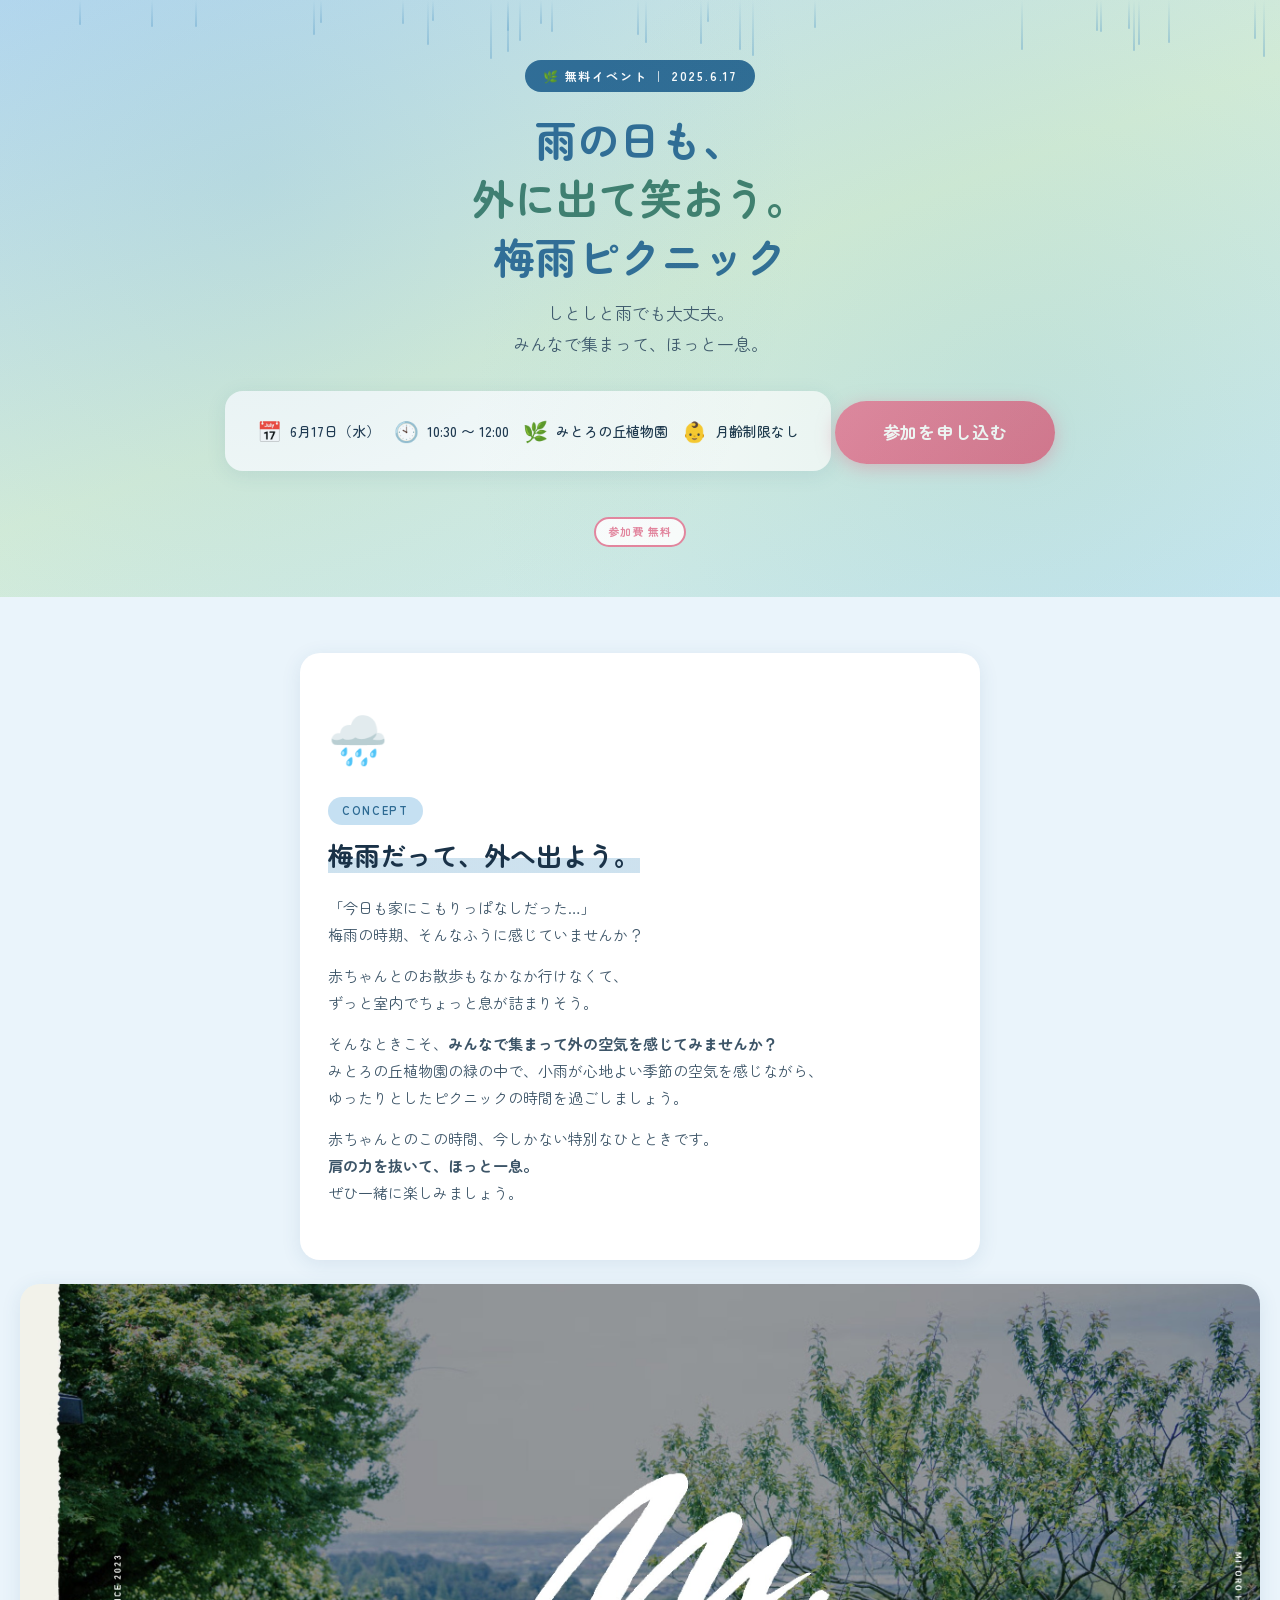
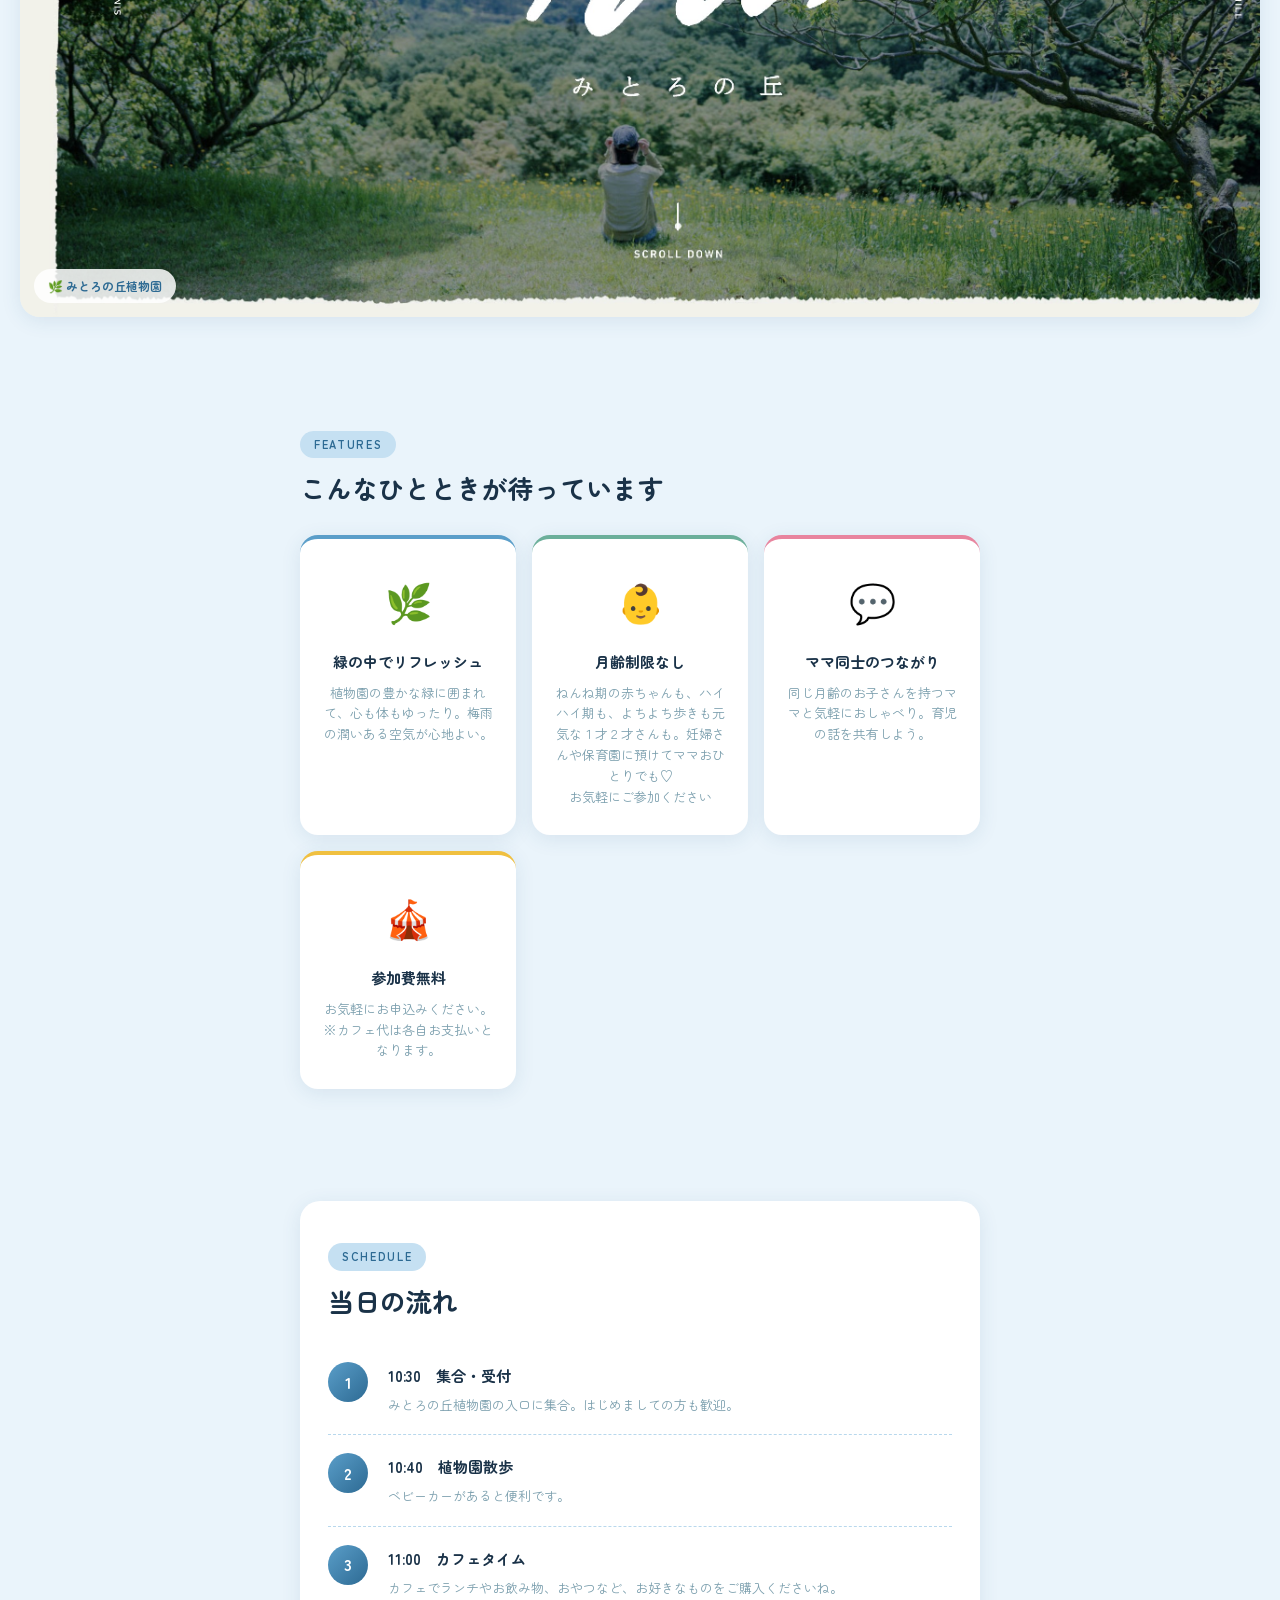
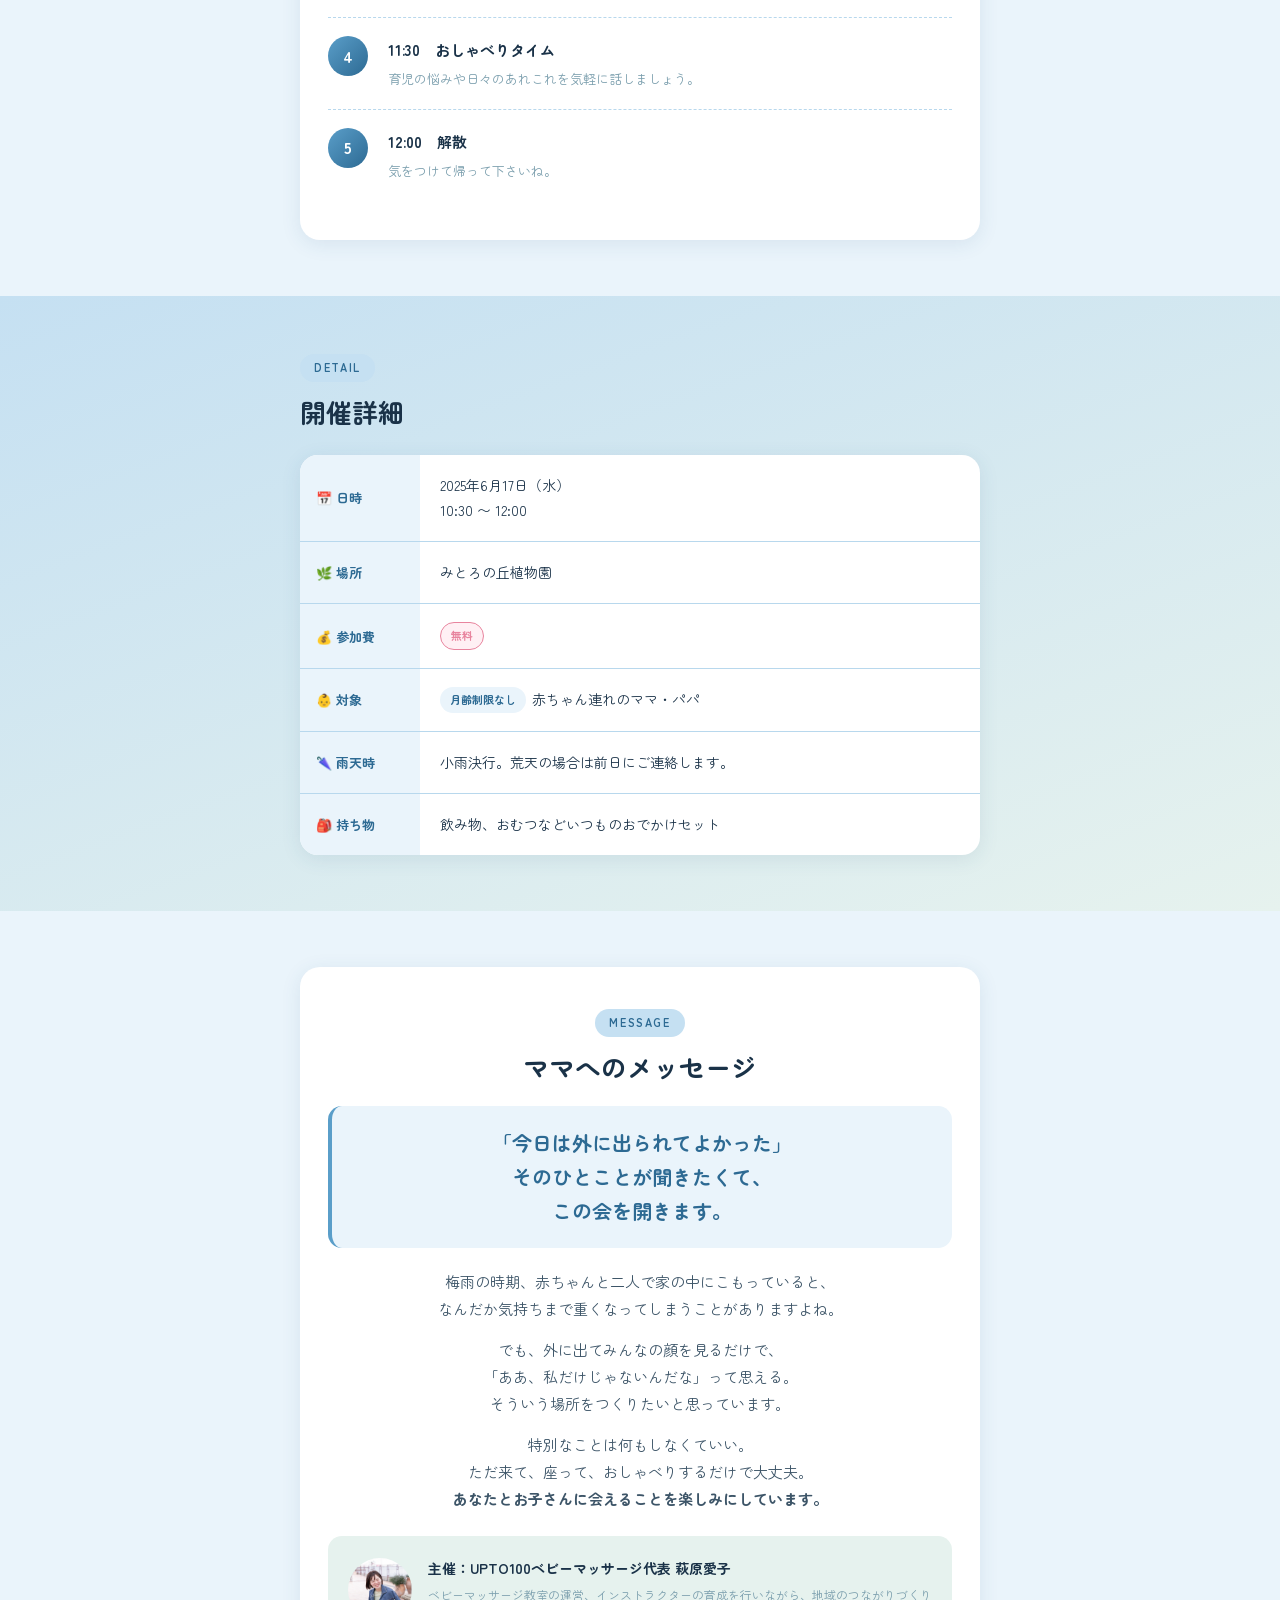
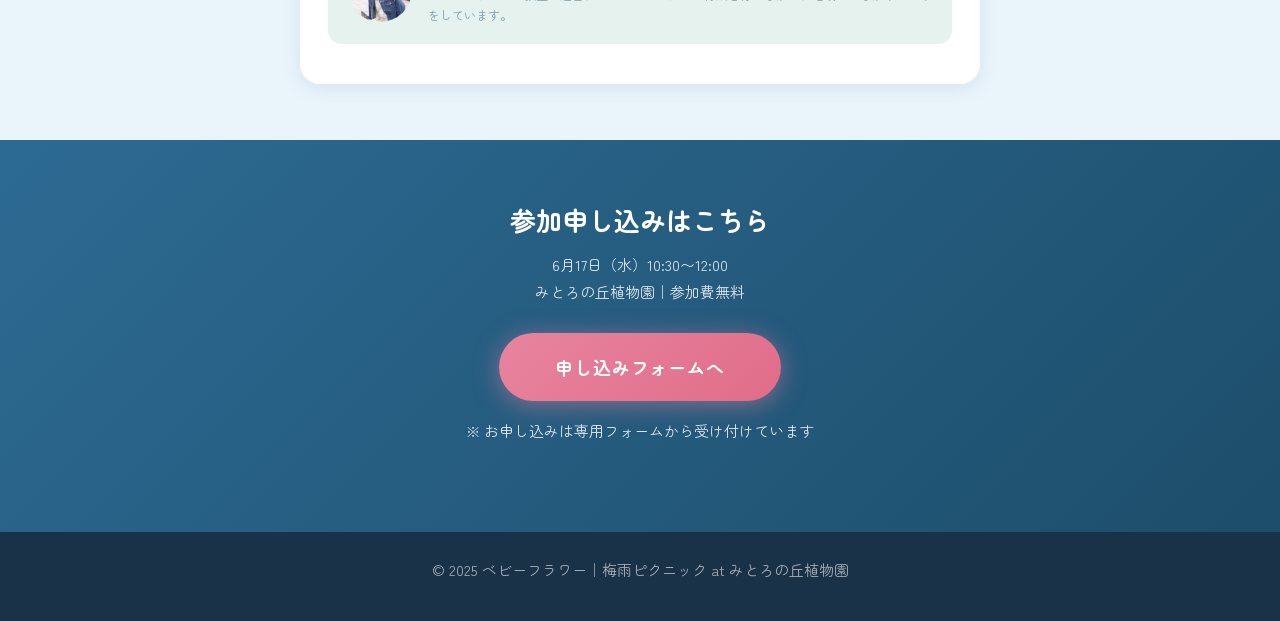
<file: picnic.html>
<!DOCTYPE html>
<html lang="ja">
<head>
  <meta charset="UTF-8">
  <meta name="viewport" content="width=device-width, initial-scale=1.0">
  <title>梅雨ピクニック｜みとろの丘植物園</title>
  <link rel="preconnect" href="https://fonts.googleapis.com">
  <link rel="preconnect" href="https://fonts.gstatic.com" crossorigin>
  <link href="https://fonts.googleapis.com/css2?family=Zen+Maru+Gothic:wght@400;500;700&display=swap" rel="stylesheet">
  <style>
    :root {
      --blue:        #5A9EC9;
      --blue-light:  #EAF4FB;
      --blue-mid:    #C5E0F2;
      --blue-dark:   #2D6A93;
      --green:       #6BAF9A;
      --green-light: #E6F2EE;
      --green-dark:  #3D7D6B;
      --pink:        #E8849E;
      --pink-dark:   #CF6787;
      --white:       #FFFFFF;
      --text-dark:   #1A3248;
      --text-body:   #3D5568;
      --text-light:  #7A9EAD;
      --border:      #B8D8ED;
      --shadow:      0 4px 20px rgba(40,90,130,0.10);
    }

    * { margin: 0; padding: 0; box-sizing: border-box; }

    body {
      font-family: 'Zen Maru Gothic', 'Hiragino Kaku Gothic ProN',
                   'Noto Sans JP', sans-serif;
      color: var(--text-body);
      background: var(--blue-light);
      line-height: 1.8;
      font-size: 15px;
    }

    /* ============================================================
       HERO
    ============================================================ */
    .hero {
      background: linear-gradient(160deg, #b8daf0 0%, #d4ecd8 50%, #c9e8f5 100%);
      padding: 60px 20px 50px;
      text-align: center;
      position: relative;
      overflow: hidden;
    }

    .hero::before {
      content: '';
      position: absolute;
      top: 0; left: 0; right: 0; bottom: 0;
      background:
        radial-gradient(circle at 20% 30%, rgba(90,158,201,0.15) 0%, transparent 50%),
        radial-gradient(circle at 80% 70%, rgba(107,175,154,0.15) 0%, transparent 50%);
      pointer-events: none;
    }

    .rain-deco {
      position: absolute;
      top: 0;
      left: 0;
      right: 0;
      bottom: 0;
      pointer-events: none;
      overflow: hidden;
    }

    .rain-drop {
      position: absolute;
      width: 2px;
      border-radius: 2px;
      background: linear-gradient(to bottom, transparent, rgba(90,158,201,0.4));
      animation: rain-fall linear infinite;
    }

    @keyframes rain-fall {
      0%   { transform: translateY(-20px); opacity: 0; }
      10%  { opacity: 1; }
      90%  { opacity: 1; }
      100% { transform: translateY(100vh); opacity: 0; }
    }

    .hero-label {
      display: inline-block;
      background: var(--blue-dark);
      color: #fff;
      font-size: 12px;
      font-weight: 700;
      letter-spacing: 0.15em;
      padding: 5px 18px;
      border-radius: 20px;
      margin-bottom: 18px;
    }

    .hero h1 {
      font-size: clamp(26px, 6vw, 42px);
      font-weight: 700;
      color: var(--blue-dark);
      line-height: 1.4;
      margin-bottom: 12px;
    }

    .hero h1 span.accent {
      color: var(--green-dark);
    }

    .hero-sub {
      font-size: clamp(14px, 3vw, 17px);
      color: var(--text-body);
      margin-bottom: 32px;
    }

    .hero-info-box {
      display: inline-flex;
      flex-wrap: wrap;
      justify-content: center;
      gap: 14px;
      background: rgba(255,255,255,0.85);
      border-radius: 18px;
      padding: 22px 32px;
      box-shadow: var(--shadow);
      margin-bottom: 32px;
    }

    .hero-info-item {
      display: flex;
      align-items: center;
      gap: 8px;
      font-size: 14px;
      color: var(--text-dark);
      font-weight: 500;
    }

    .hero-info-item .icon {
      font-size: 20px;
    }

    .btn-primary {
      display: inline-block;
      background: linear-gradient(135deg, var(--pink) 0%, #e06d8a 100%);
      color: #fff;
      font-size: 17px;
      font-weight: 700;
      padding: 16px 48px;
      border-radius: 50px;
      text-decoration: none;
      box-shadow: 0 4px 18px rgba(232,132,158,0.5);
      transition: transform 0.2s, box-shadow 0.2s;
      letter-spacing: 0.05em;
    }

    .btn-primary:hover {
      transform: translateY(-2px);
      box-shadow: 0 8px 24px rgba(232,132,158,0.55);
    }

    .free-badge {
      display: inline-block;
      background: #fff;
      border: 2px solid var(--pink);
      color: var(--pink);
      font-size: 11px;
      font-weight: 700;
      padding: 3px 12px;
      border-radius: 20px;
      margin-top: 14px;
      letter-spacing: 0.08em;
    }

    /* ============================================================
       SECTION BASE
    ============================================================ */
    section {
      padding: 56px 20px;
      max-width: 680px;
      margin: 0 auto;
    }

    .section-label {
      display: inline-block;
      background: var(--blue-mid);
      color: var(--blue-dark);
      font-size: 11px;
      font-weight: 700;
      letter-spacing: 0.15em;
      padding: 4px 14px;
      border-radius: 20px;
      margin-bottom: 10px;
    }

    h2 {
      font-size: clamp(20px, 4.5vw, 26px);
      font-weight: 700;
      color: var(--text-dark);
      line-height: 1.5;
      margin-bottom: 20px;
    }

    h2 .line {
      display: inline;
      background: linear-gradient(transparent 60%, rgba(90,158,201,0.3) 60%);
    }

    p {
      margin-bottom: 14px;
      font-size: 15px;
    }

    /* ============================================================
       CONCEPT
    ============================================================ */
    .concept-section {
      background: var(--white);
      border-radius: 20px;
      padding: 40px 28px;
      margin: 0 auto 8px;
      max-width: 680px;
      box-shadow: var(--shadow);
    }

    .concept-emoji {
      font-size: 48px;
      display: block;
      margin-bottom: 16px;
    }

    /* ============================================================
       SCENERY PHOTO
    ============================================================ */
    .scenery-photo {
      display: block;
      margin-top: 24px;
      border-radius: 20px;
      overflow: hidden;
      box-shadow: var(--shadow);
      position: relative;
      animation: float-photo 5s ease-in-out infinite;
    }

    .scenery-photo img {
      width: 100%;
      height: auto;
      display: block;
    }

    .scenery-caption {
      position: absolute;
      bottom: 14px;
      left: 14px;
      margin: 0;
      background: rgba(255,255,255,0.85);
      color: var(--blue-dark);
      font-size: 12px;
      font-weight: 700;
      padding: 6px 14px;
      border-radius: 20px;
    }

    @keyframes float-photo {
      0%, 100% { transform: translateY(0); }
      50% { transform: translateY(-8px); }
    }

    /* ============================================================
       FEATURES
    ============================================================ */
    .features-wrap {
      background: var(--blue-light);
      padding: 56px 20px;
    }

    .features-inner {
      max-width: 680px;
      margin: 0 auto;
    }

    .feature-cards {
      display: grid;
      grid-template-columns: repeat(auto-fit, minmax(200px, 1fr));
      gap: 16px;
      margin-top: 28px;
    }

    .feature-card {
      background: var(--white);
      border-radius: 18px;
      padding: 28px 20px;
      text-align: center;
      box-shadow: var(--shadow);
      border-top: 4px solid var(--blue);
      transition: transform 0.2s;
    }

    .feature-card:hover {
      transform: translateY(-3px);
    }

    .feature-card:nth-child(2) { border-top-color: var(--green); }
    .feature-card:nth-child(3) { border-top-color: var(--pink); }
    .feature-card:nth-child(4) { border-top-color: #f0c040; }

    .feature-card .emo {
      font-size: 38px;
      margin-bottom: 12px;
      display: block;
    }

    .feature-card h3 {
      font-size: 15px;
      font-weight: 700;
      color: var(--text-dark);
      margin-bottom: 8px;
    }

    .feature-card p {
      font-size: 13px;
      color: var(--text-light);
      margin: 0;
      line-height: 1.6;
    }

    /* ============================================================
       SCENE / 当日の流れ
    ============================================================ */
    .flow-section {
      background: var(--white);
      border-radius: 20px;
      padding: 40px 28px;
      max-width: 680px;
      margin: 0 auto;
      box-shadow: var(--shadow);
    }

    .flow-steps {
      margin-top: 24px;
      display: flex;
      flex-direction: column;
      gap: 0;
    }

    .flow-step {
      display: flex;
      gap: 20px;
      align-items: flex-start;
      padding: 18px 0;
      border-bottom: 1px dashed var(--border);
    }

    .flow-step:last-child { border-bottom: none; }

    .flow-num {
      flex-shrink: 0;
      width: 40px;
      height: 40px;
      border-radius: 50%;
      background: linear-gradient(135deg, var(--blue), var(--blue-dark));
      color: #fff;
      font-weight: 700;
      font-size: 16px;
      display: flex;
      align-items: center;
      justify-content: center;
    }

    .flow-content h3 {
      font-size: 15px;
      font-weight: 700;
      color: var(--text-dark);
      margin-bottom: 4px;
    }

    .flow-content p {
      font-size: 13px;
      color: var(--text-light);
      margin: 0;
    }

    /* ============================================================
       DETAIL
    ============================================================ */
    .detail-wrap {
      background: linear-gradient(160deg, var(--blue-mid) 0%, var(--green-light) 100%);
      padding: 56px 20px;
    }

    .detail-inner {
      max-width: 680px;
      margin: 0 auto;
    }

    .detail-table {
      background: var(--white);
      border-radius: 18px;
      overflow: hidden;
      box-shadow: var(--shadow);
      margin-top: 24px;
    }

    .detail-row {
      display: flex;
      border-bottom: 1px solid var(--border);
    }

    .detail-row:last-child { border-bottom: none; }

    .detail-label {
      width: 120px;
      flex-shrink: 0;
      background: var(--blue-light);
      font-weight: 700;
      font-size: 13px;
      color: var(--blue-dark);
      padding: 18px 16px;
      display: flex;
      align-items: center;
      gap: 6px;
    }

    .detail-value {
      flex: 1;
      padding: 18px 20px;
      font-size: 14px;
      color: var(--text-dark);
      display: flex;
      align-items: center;
      flex-wrap: wrap;
      gap: 6px;
    }

    .tag {
      background: var(--blue-light);
      color: var(--blue-dark);
      font-size: 11px;
      font-weight: 700;
      padding: 3px 10px;
      border-radius: 20px;
    }

    .tag.free {
      background: #fff0f4;
      color: var(--pink);
      border: 1px solid var(--pink);
    }

    /* ============================================================
       MESSAGE / ママへ
    ============================================================ */
    .message-section {
      background: var(--white);
      border-radius: 20px;
      padding: 40px 28px;
      max-width: 680px;
      margin: 0 auto;
      box-shadow: var(--shadow);
      text-align: center;
    }

    .message-section .quote {
      font-size: clamp(16px, 4vw, 20px);
      font-weight: 700;
      color: var(--blue-dark);
      line-height: 1.7;
      margin: 20px 0;
      padding: 20px;
      background: var(--blue-light);
      border-radius: 14px;
      border-left: 4px solid var(--blue);
    }

    .host-intro {
      display: flex;
      align-items: center;
      gap: 16px;
      background: var(--green-light);
      border-radius: 14px;
      padding: 20px;
      margin-top: 24px;
      text-align: left;
    }

    .host-avatar {
      width: 64px;
      height: 64px;
      border-radius: 50%;
      background: linear-gradient(135deg, var(--blue), var(--green));
      display: flex;
      align-items: center;
      justify-content: center;
      font-size: 32px;
      flex-shrink: 0;
      overflow: hidden;
    }

    .host-avatar img {
      width: 100%;
      height: 100%;
      object-fit: cover;
    }

    .host-text h3 {
      font-size: 14px;
      font-weight: 700;
      color: var(--text-dark);
      margin-bottom: 4px;
    }

    .host-text p {
      font-size: 12px;
      color: var(--text-light);
      margin: 0;
      line-height: 1.6;
    }

    /* ============================================================
       CTA
    ============================================================ */
    .cta-section {
      background: linear-gradient(135deg, var(--blue-dark) 0%, #1d4e6b 100%);
      padding: 60px 20px;
      text-align: center;
    }

    .cta-inner {
      max-width: 560px;
      margin: 0 auto;
    }

    .cta-section h2 {
      color: #fff;
      margin-bottom: 12px;
    }

    .cta-section p {
      color: rgba(255,255,255,0.85);
      margin-bottom: 28px;
      font-size: 15px;
    }

    .btn-cta {
      display: inline-block;
      background: linear-gradient(135deg, var(--pink) 0%, #e06d8a 100%);
      color: #fff;
      font-size: 18px;
      font-weight: 700;
      padding: 18px 56px;
      border-radius: 50px;
      text-decoration: none;
      box-shadow: 0 4px 24px rgba(232,132,158,0.5);
      transition: transform 0.2s, box-shadow 0.2s;
      letter-spacing: 0.05em;
    }

    .btn-cta:hover {
      transform: translateY(-2px);
      box-shadow: 0 8px 28px rgba(232,132,158,0.6);
    }

    .cta-note {
      color: rgba(255,255,255,0.7);
      font-size: 12px;
      margin-top: 16px;
    }

    /* ============================================================
       FOOTER
    ============================================================ */
    footer {
      background: var(--text-dark);
      color: rgba(255,255,255,0.6);
      text-align: center;
      padding: 24px 20px;
      font-size: 12px;
    }

    /* ============================================================
       SECTION SPACING
    ============================================================ */
    .section-gap { padding: 56px 20px; }

    /* ============================================================
       STICKY CTA (SP)
    ============================================================ */
    .sticky-bar {
      display: none;
      position: fixed;
      bottom: 0;
      left: 0;
      right: 0;
      background: var(--blue-dark);
      padding: 12px 16px;
      z-index: 100;
      text-align: center;
    }

    .sticky-bar a {
      display: block;
      background: linear-gradient(135deg, var(--pink), #e06d8a);
      color: #fff;
      font-size: 16px;
      font-weight: 700;
      padding: 13px;
      border-radius: 50px;
      text-decoration: none;
    }

    @media (max-width: 640px) {
      .sticky-bar { display: block; }
      body { padding-bottom: 68px; }
    }

    /* ============================================================
       RAIN ANIMATION SETUP
    ============================================================ */
    .rain-container {
      position: fixed;
      top: 0; left: 0; right: 0;
      height: 100vh;
      pointer-events: none;
      z-index: 0;
      overflow: hidden;
      opacity: 0.18;
    }
  </style>
</head>
<body>

<!-- ============================================================
     HERO
============================================================ -->
<header class="hero">
  <div class="rain-deco" id="rainDeco"></div>

  <p class="hero-label">🌿 無料イベント ｜ 2025.6.17</p>

  <h1>
    雨の日も、<br>
    <span class="accent">外に出て笑おう。</span><br>
    梅雨ピクニック
  </h1>

  <p class="hero-sub">
    しとしと雨でも大丈夫。<br>
    みんなで集まって、ほっと一息。
  </p>

  <div class="hero-info-box">
    <div class="hero-info-item">
      <span class="icon">📅</span>
      <span>6月17日（水）</span>
    </div>
    <div class="hero-info-item">
      <span class="icon">🕙</span>
      <span>10:30 〜 12:00</span>
    </div>
    <div class="hero-info-item">
      <span class="icon">🌿</span>
      <span>みとろの丘植物園</span>
    </div>
    <div class="hero-info-item">
      <span class="icon">👶</span>
      <span>月齢制限なし</span>
    </div>
  </div>

  <a href="#apply" class="btn-primary">参加を申し込む</a>
  <br>
  <span class="free-badge">参加費 無料</span>
</header>

<!-- ============================================================
     CONCEPT
============================================================ -->
<div class="section-gap">
  <div class="concept-section">
    <span class="concept-emoji">🌧️</span>
    <span class="section-label">CONCEPT</span>
    <h2><span class="line">梅雨だって、外へ出よう。</span></h2>
    <p>
      「今日も家にこもりっぱなしだった…」<br>
      梅雨の時期、そんなふうに感じていませんか？
    </p>
    <p>
      赤ちゃんとのお散歩もなかなか行けなくて、<br>
      ずっと室内でちょっと息が詰まりそう。
    </p>
    <p>
      そんなときこそ、<strong>みんなで集まって外の空気を感じてみませんか？</strong><br>
      みとろの丘植物園の緑の中で、小雨が心地よい季節の空気を感じながら、<br>
      ゆったりとしたピクニックの時間を過ごしましょう。
    </p>
    <p>
      赤ちゃんとのこの時間、今しかない特別なひとときです。<br>
      <strong>肩の力を抜いて、ほっと一息。</strong><br>
      ぜひ一緒に楽しみましょう。
    </p>
  </div>

  <a href="https://mitorohill.com/" target="_blank" rel="noopener" class="scenery-photo">
    <img src="images/mitoro-hill.jpg" alt="みとろの丘植物園">
    <p class="scenery-caption">🌿 みとろの丘植物園</p>
  </a>
</div>

<!-- ============================================================
     FEATURES
============================================================ -->
<div class="features-wrap">
  <div class="features-inner">
    <span class="section-label">FEATURES</span>
    <h2>こんなひとときが待っています</h2>

    <div class="feature-cards">
      <div class="feature-card">
        <span class="emo">🌿</span>
        <h3>緑の中でリフレッシュ</h3>
        <p>植物園の豊かな緑に囲まれて、心も体もゆったり。梅雨の潤いある空気が心地よい。</p>
      </div>
      <div class="feature-card">
        <span class="emo">👶</span>
        <h3>月齢制限なし</h3>
        <p>ねんね期の赤ちゃんも、ハイハイ期も、よちよち歩きも元気な１才２才さんも。妊婦さんや保育園に預けてママおひとりでも♡<br>お気軽にご参加ください</p>
      </div>
      <div class="feature-card">
        <span class="emo">💬</span>
        <h3>ママ同士のつながり</h3>
        <p>同じ月齢のお子さんを持つママと気軽におしゃべり。育児の話を共有しよう。</p>
      </div>
      <div class="feature-card">
        <span class="emo">🎪</span>
        <h3>参加費無料</h3>
        <p>お気軽にお申込みください。<br>※カフェ代は各自お支払いとなります。</p>
      </div>
    </div>
  </div>
</div>

<!-- ============================================================
     FLOW
============================================================ -->
<div class="section-gap">
  <div class="flow-section">
    <span class="section-label">SCHEDULE</span>
    <h2>当日の流れ</h2>

    <div class="flow-steps">
      <div class="flow-step">
        <div class="flow-num">1</div>
        <div class="flow-content">
          <h3>10:30　集合・受付</h3>
          <p>みとろの丘植物園の入口に集合。はじめましての方も歓迎。</p>
        </div>
      </div>
      <div class="flow-step">
        <div class="flow-num">2</div>
        <div class="flow-content">
          <h3>10:40　植物園散歩</h3>
          <p>ベビーカーがあると便利です。</p>
        </div>
      </div>
      <div class="flow-step">
        <div class="flow-num">3</div>
        <div class="flow-content">
          <h3>11:00　カフェタイム</h3>
          <p>カフェでランチやお飲み物、おやつなど、お好きなものをご購入くださいね。</p>
        </div>
      </div>
      <div class="flow-step">
        <div class="flow-num">4</div>
        <div class="flow-content">
          <h3>11:30　おしゃべりタイム</h3>
          <p>育児の悩みや日々のあれこれを気軽に話しましょう。</p>
        </div>
      </div>
      <div class="flow-step">
        <div class="flow-num">5</div>
        <div class="flow-content">
          <h3>12:00　解散</h3>
          <p>気をつけて帰って下さいね。</p>
        </div>
      </div>
    </div>
  </div>
</div>

<!-- ============================================================
     DETAIL
============================================================ -->
<div class="detail-wrap">
  <div class="detail-inner">
    <span class="section-label">DETAIL</span>
    <h2>開催詳細</h2>

    <div class="detail-table">
      <div class="detail-row">
        <div class="detail-label">📅 日時</div>
        <div class="detail-value">
          2025年6月17日（水）<br>
          10:30 〜 12:00
        </div>
      </div>
      <div class="detail-row">
        <div class="detail-label">🌿 場所</div>
        <div class="detail-value">
          みとろの丘植物園
        </div>
      </div>
      <div class="detail-row">
        <div class="detail-label">💰 参加費</div>
        <div class="detail-value">
          <span class="tag free">無料</span>
        </div>
      </div>
      <div class="detail-row">
        <div class="detail-label">👶 対象</div>
        <div class="detail-value">
          <span class="tag">月齢制限なし</span>
          赤ちゃん連れのママ・パパ
        </div>
      </div>
      <div class="detail-row">
        <div class="detail-label">🌂 雨天時</div>
        <div class="detail-value">
          小雨決行。荒天の場合は前日にご連絡します。
        </div>
      </div>
      <div class="detail-row">
        <div class="detail-label">🎒 持ち物</div>
        <div class="detail-value">
          飲み物、おむつなどいつものおでかけセット
        </div>
      </div>
    </div>
  </div>
</div>

<!-- ============================================================
     MESSAGE
============================================================ -->
<div class="section-gap">
  <div class="message-section">
    <span class="section-label">MESSAGE</span>
    <h2>ママへのメッセージ</h2>

    <div class="quote">
      「今日は外に出られてよかった」<br>
      そのひとことが聞きたくて、<br>
      この会を開きます。
    </div>

    <p>
      梅雨の時期、赤ちゃんと二人で家の中にこもっていると、<br>
      なんだか気持ちまで重くなってしまうことがありますよね。
    </p>
    <p>
      でも、外に出てみんなの顔を見るだけで、<br>
      「ああ、私だけじゃないんだな」って思える。<br>
      そういう場所をつくりたいと思っています。
    </p>
    <p>
      特別なことは何もしなくていい。<br>
      ただ来て、座って、おしゃべりするだけで大丈夫。<br>
      <strong>あなたとお子さんに会えることを楽しみにしています。</strong>
    </p>

    <div class="host-intro">
      <div class="host-avatar"><img src="images/IMG_3187.JPG" alt="萩原愛子"></div>
      <div class="host-text">
        <h3>主催：UPTO100ベビーマッサージ代表 萩原愛子</h3>
        <p>ベビーマッサージ教室の運営、インストラクターの育成を行いながら、地域のつながりづくりをしています。</p>
      </div>
    </div>
  </div>
</div>

<!-- ============================================================
     CTA
============================================================ -->
<div id="apply" class="cta-section">
  <div class="cta-inner">
    <h2>参加申し込みはこちら</h2>
    <p>
      6月17日（水）10:30〜12:00<br>
      みとろの丘植物園｜参加費無料
    </p>
    <a href="https://docs.google.com/forms/d/e/1FAIpQLSeZC2wj24Xi0oEXhHeZD0glnNUVwnrK13s48xnAMqBFD__Y9w/viewform?usp=publish-editor" class="btn-cta" target="_blank" rel="noopener">申し込みフォームへ</a>
    <p class="cta-note">※ お申し込みは専用フォームから受け付けています</p>
  </div>
</div>

<!-- ============================================================
     FOOTER
============================================================ -->
<footer>
  <p>© 2025 ベビーフラワー｜梅雨ピクニック at みとろの丘植物園</p>
</footer>

<!-- ============================================================
     STICKY BAR (SP)
============================================================ -->
<div class="sticky-bar">
  <a href="#apply">参加費無料｜今すぐ申し込む</a>
</div>

<!-- ============================================================
     RAIN ANIMATION
============================================================ -->
<script>
  const deco = document.getElementById('rainDeco');
  for (let i = 0; i < 30; i++) {
    const d = document.createElement('div');
    d.className = 'rain-drop';
    const left = Math.random() * 100;
    const height = Math.random() * 40 + 20;
    const duration = Math.random() * 1.5 + 1;
    const delay = Math.random() * 3;
    d.style.cssText = `
      left: ${left}%;
      height: ${height}px;
      animation-duration: ${duration}s;
      animation-delay: ${delay}s;
    `;
    deco.appendChild(d);
  }
</script>

</body>
</html>
</file>
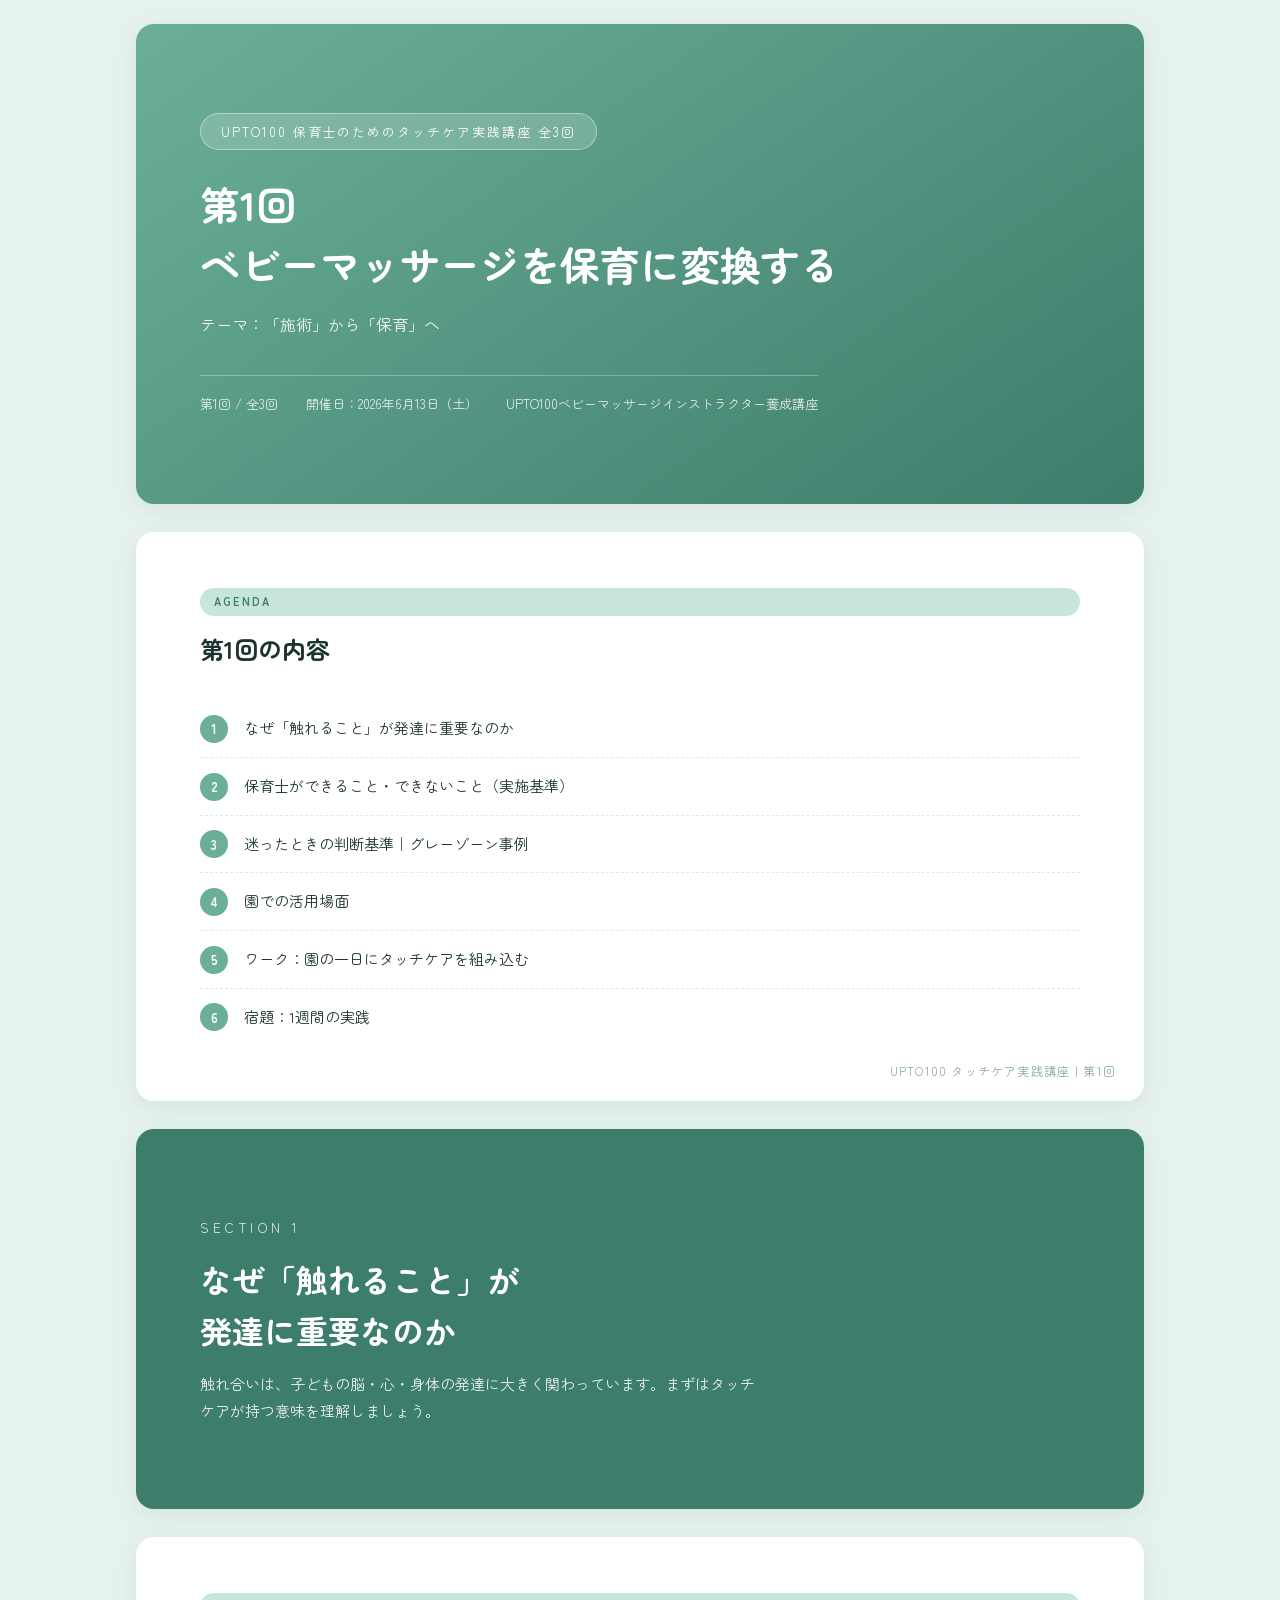
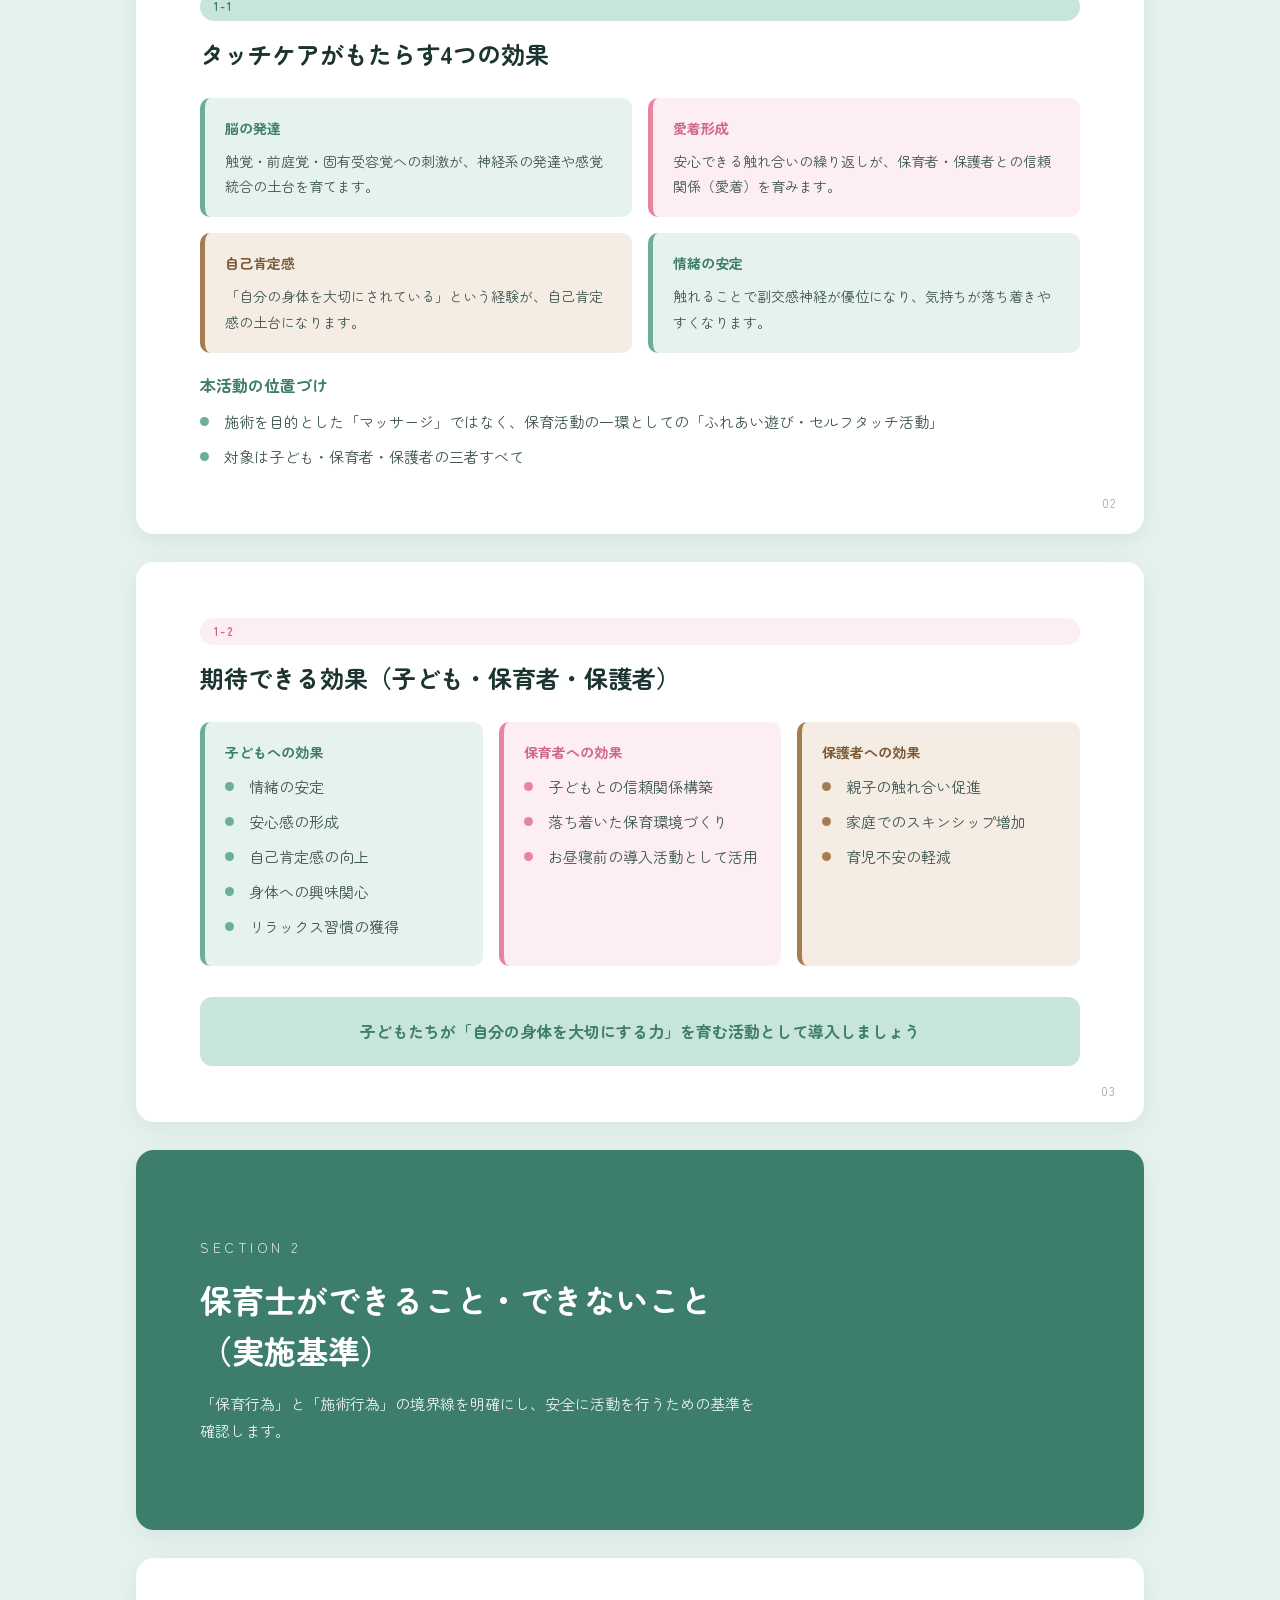
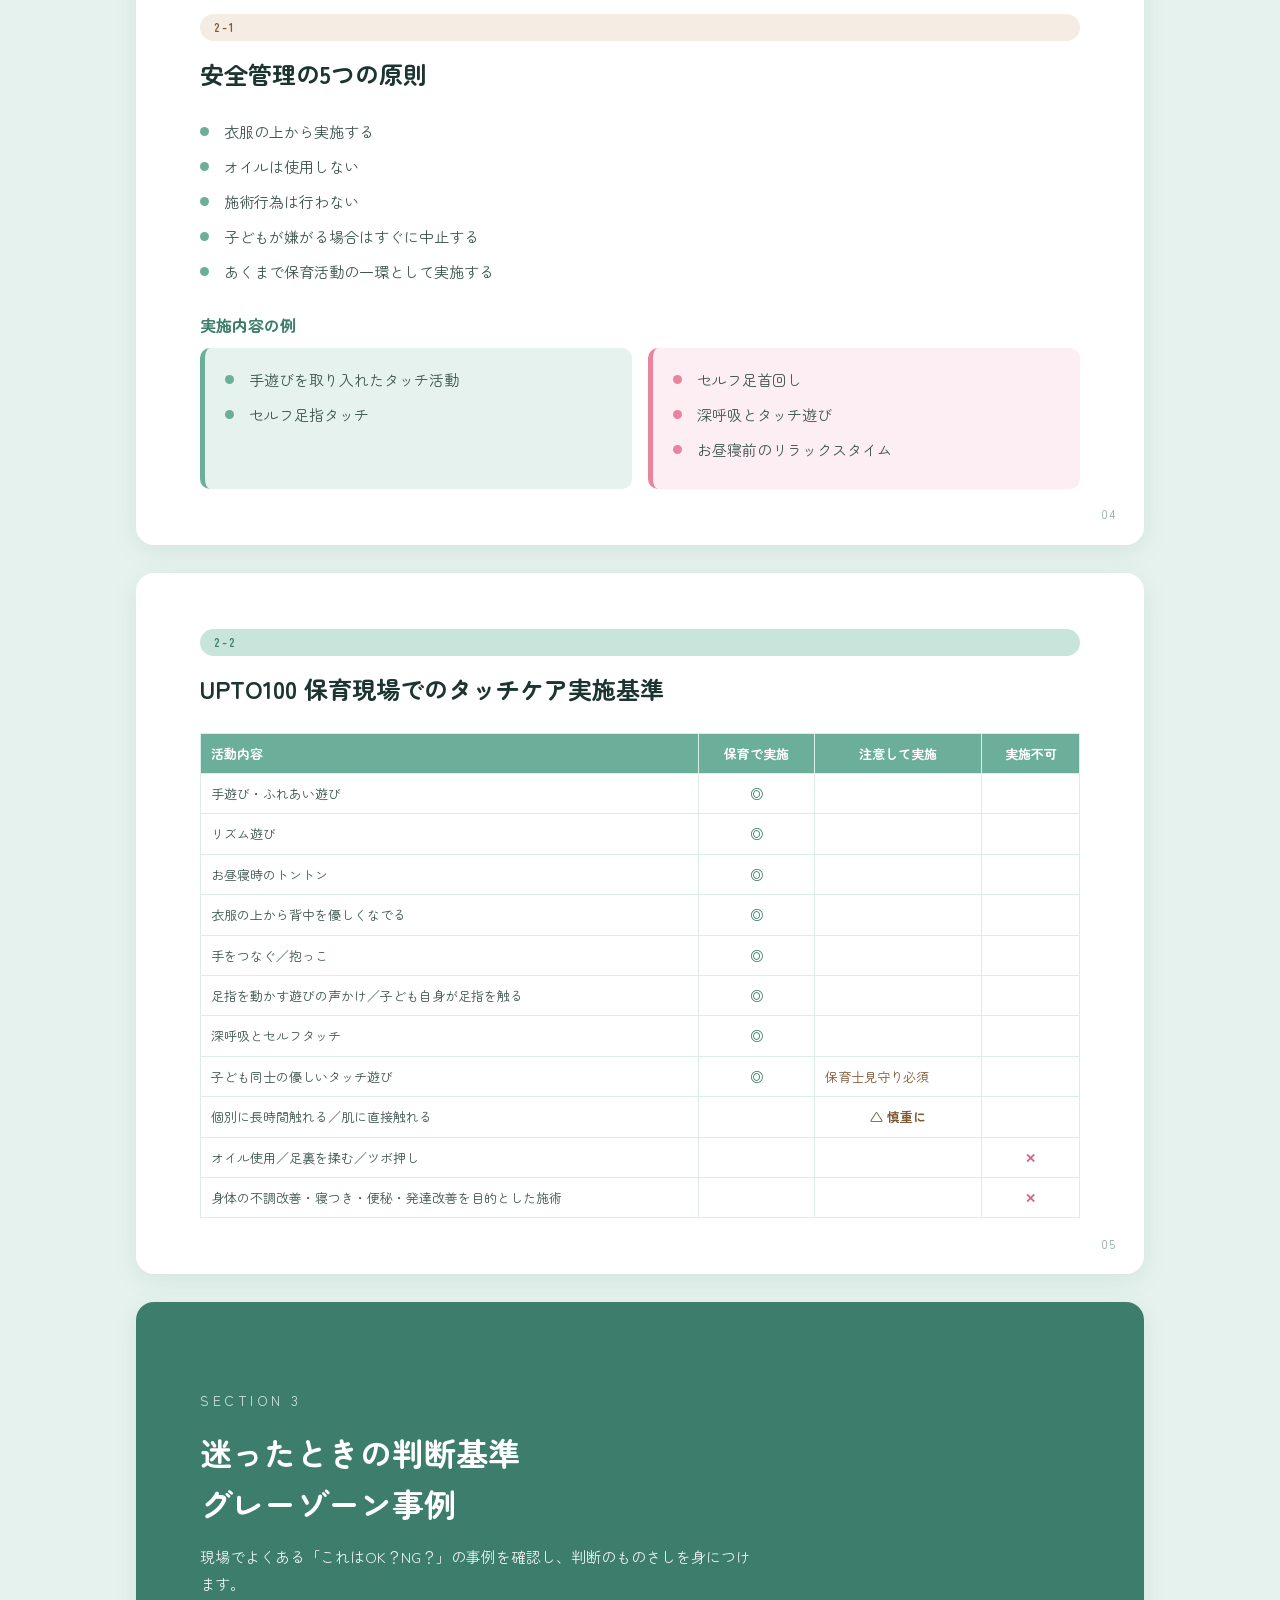
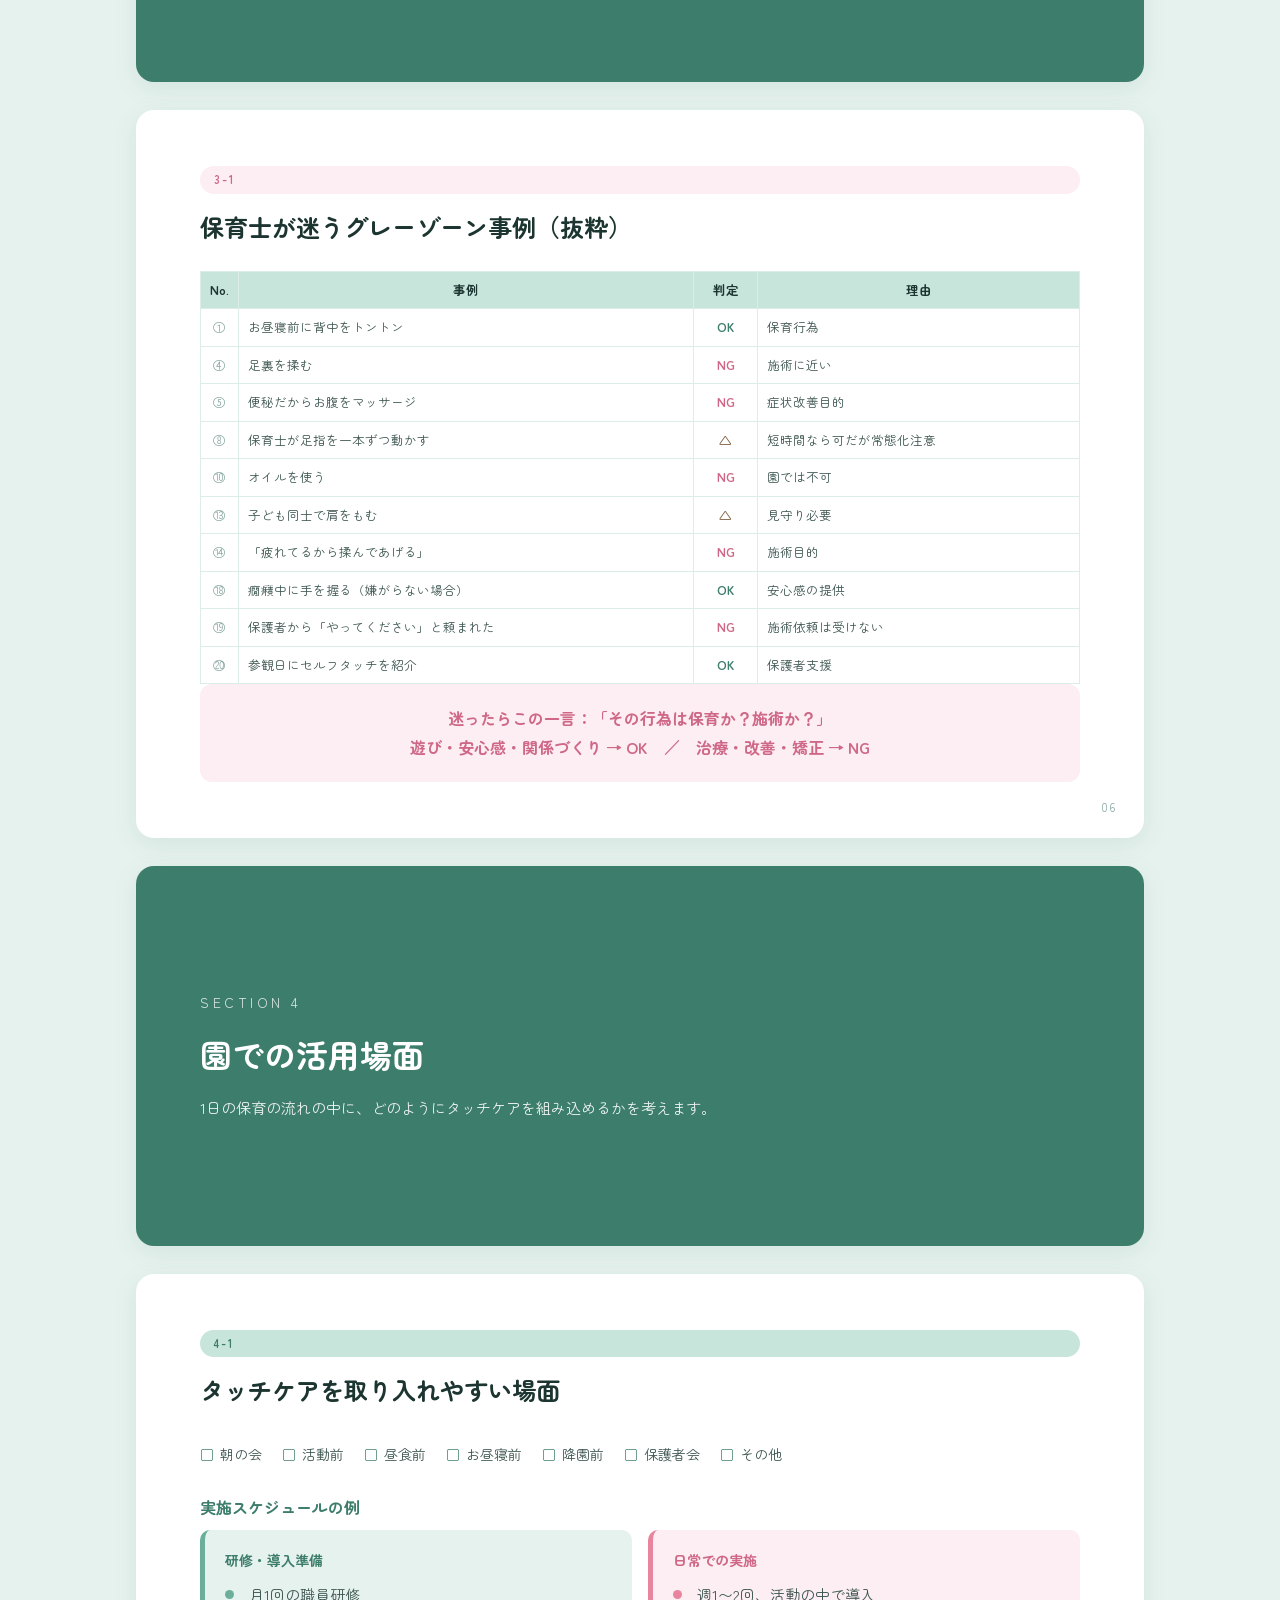
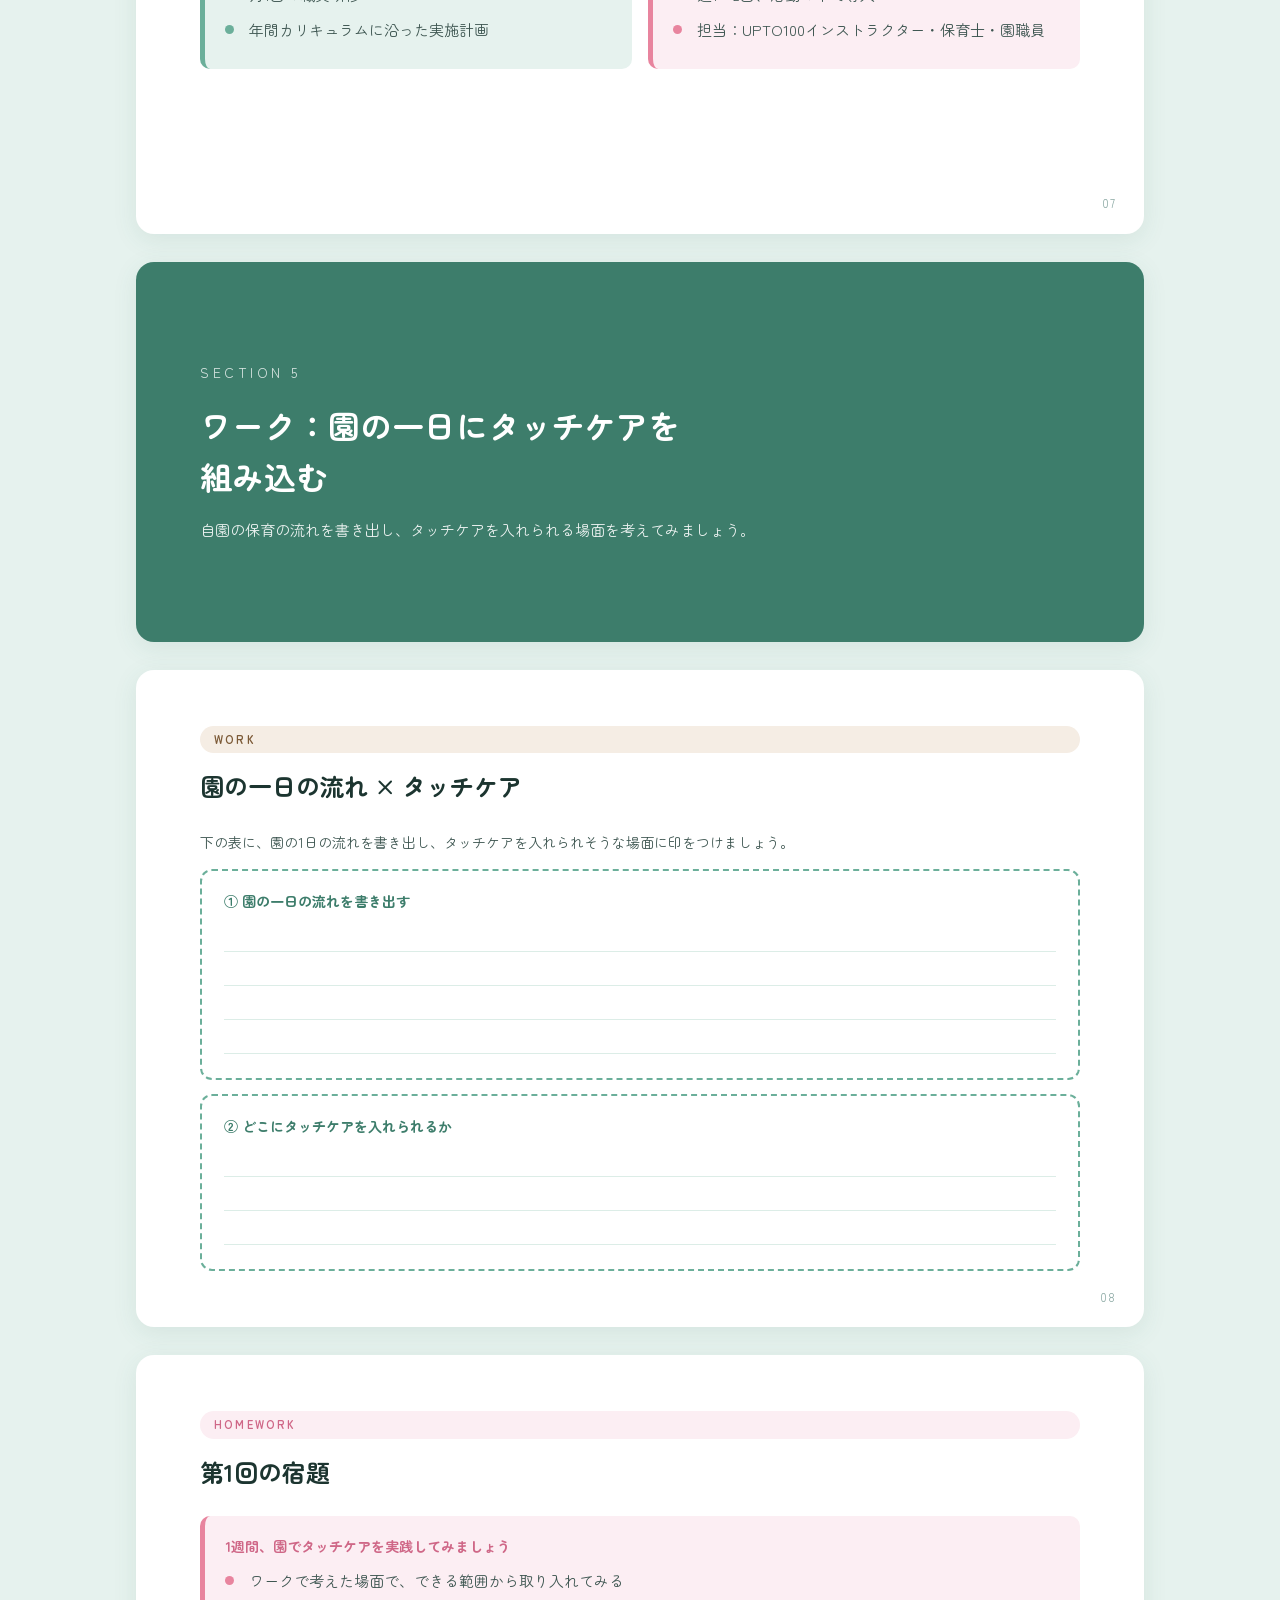
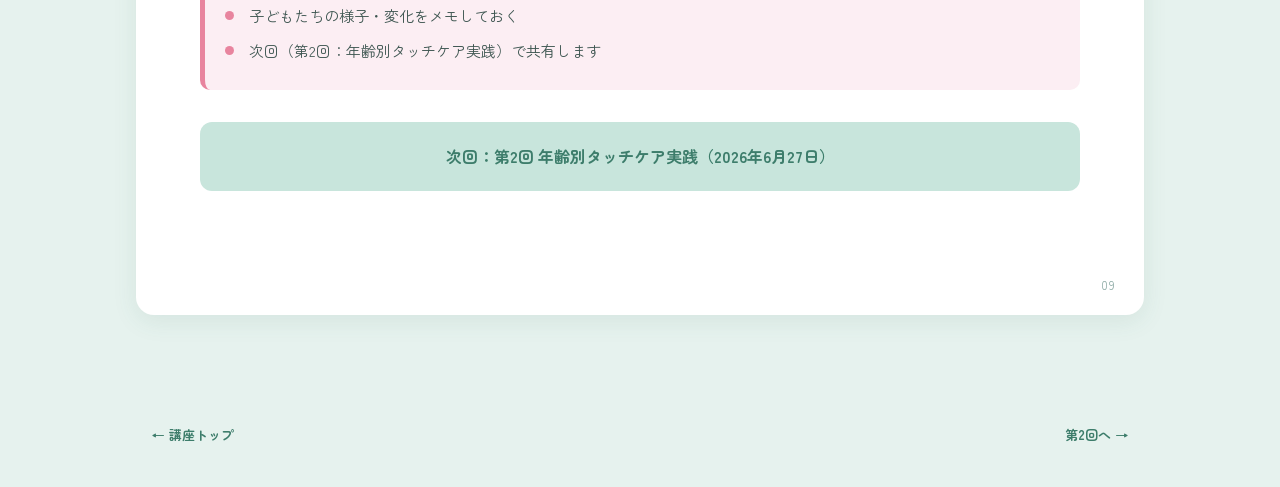
<file: course/lesson1.html>
<!DOCTYPE html>
<html lang="ja">
<head>
<meta charset="UTF-8">
<meta name="viewport" content="width=device-width, initial-scale=1.0">
<title>第1回 ベビーマッサージを保育に変換する｜UPTO100 保育士向けタッチケア実践講座</title>
<link rel="preconnect" href="https://fonts.googleapis.com">
<link rel="preconnect" href="https://fonts.gstatic.com" crossorigin>
<link href="https://fonts.googleapis.com/css2?family=Zen+Maru+Gothic:wght@400;500;700&display=swap" rel="stylesheet">
<link rel="stylesheet" href="style.css">
</head>
<body>
<div class="deck">

  <!-- 表紙 -->
  <section class="slide slide-cover">
    <div class="kicker">UPTO100 保育士のためのタッチケア実践講座 全3回</div>
    <h1>第1回<br>ベビーマッサージを保育に変換する</h1>
    <p class="sub">テーマ：「施術」から「保育」へ</p>
    <div class="meta">
      <span>第1回 / 全3回</span>
      <span>開催日：2026年6月13日（土）</span>
      <span>UPTO100ベビーマッサージインストラクター養成講座</span>
    </div>
  </section>

  <!-- 目次 -->
  <section class="slide">
    <span class="label">AGENDA</span>
    <h2 class="title">第1回の内容</h2>
    <ul class="toc-list">
      <li><span class="toc-num">1</span>なぜ「触れること」が発達に重要なのか</li>
      <li><span class="toc-num">2</span>保育士ができること・できないこと（実施基準）</li>
      <li><span class="toc-num">3</span>迷ったときの判断基準｜グレーゾーン事例</li>
      <li><span class="toc-num">4</span>園での活用場面</li>
      <li><span class="toc-num">5</span>ワーク：園の一日にタッチケアを組み込む</li>
      <li><span class="toc-num">6</span>宿題：1週間の実践</li>
    </ul>
    <div class="slide-number">UPTO100 タッチケア実践講座｜第1回</div>
  </section>

  <!-- セクション1 -->
  <section class="slide slide-divider">
    <div class="num">SECTION 1</div>
    <h2>なぜ「触れること」が<br>発達に重要なのか</h2>
    <p>触れ合いは、子どもの脳・心・身体の発達に大きく関わっています。まずはタッチケアが持つ意味を理解しましょう。</p>
  </section>

  <!-- 1-1 効果 -->
  <section class="slide">
    <span class="label">1-1</span>
    <h2 class="title">タッチケアがもたらす4つの効果</h2>
    <div class="grid grid-2">
      <div class="card">
        <h4>脳の発達</h4>
        <p>触覚・前庭覚・固有受容覚への刺激が、神経系の発達や感覚統合の土台を育てます。</p>
      </div>
      <div class="card card--pink">
        <h4>愛着形成</h4>
        <p>安心できる触れ合いの繰り返しが、保育者・保護者との信頼関係（愛着）を育みます。</p>
      </div>
      <div class="card card--brown">
        <h4>自己肯定感</h4>
        <p>「自分の身体を大切にされている」という経験が、自己肯定感の土台になります。</p>
      </div>
      <div class="card">
        <h4>情緒の安定</h4>
        <p>触れることで副交感神経が優位になり、気持ちが落ち着きやすくなります。</p>
      </div>
    </div>
    <h3>本活動の位置づけ</h3>
    <ul class="bullet">
      <li>施術を目的とした「マッサージ」ではなく、保育活動の一環としての「ふれあい遊び・セルフタッチ活動」</li>
      <li>対象は子ども・保育者・保護者の三者すべて</li>
    </ul>
    <div class="slide-number">02</div>
  </section>

  <!-- 1-2 三者への効果 -->
  <section class="slide">
    <span class="label label--pink">1-2</span>
    <h2 class="title">期待できる効果（子ども・保育者・保護者）</h2>
    <div class="grid grid-3">
      <div class="card">
        <h4>子どもへの効果</h4>
        <ul class="bullet">
          <li>情緒の安定</li>
          <li>安心感の形成</li>
          <li>自己肯定感の向上</li>
          <li>身体への興味関心</li>
          <li>リラックス習慣の獲得</li>
        </ul>
      </div>
      <div class="card card--pink">
        <h4>保育者への効果</h4>
        <ul class="bullet pink">
          <li>子どもとの信頼関係構築</li>
          <li>落ち着いた保育環境づくり</li>
          <li>お昼寝前の導入活動として活用</li>
        </ul>
      </div>
      <div class="card card--brown">
        <h4>保護者への効果</h4>
        <ul class="bullet brown">
          <li>親子の触れ合い促進</li>
          <li>家庭でのスキンシップ増加</li>
          <li>育児不安の軽減</li>
        </ul>
      </div>
    </div>
    <div class="highlight highlight--green">子どもたちが「自分の身体を大切にする力」を育む活動として導入しましょう</div>
    <div class="slide-number">03</div>
  </section>

  <!-- セクション2 -->
  <section class="slide slide-divider">
    <div class="num">SECTION 2</div>
    <h2>保育士ができること・できないこと<br>（実施基準）</h2>
    <p>「保育行為」と「施術行為」の境界線を明確にし、安全に活動を行うための基準を確認します。</p>
  </section>

  <!-- 2-1 安全管理 -->
  <section class="slide">
    <span class="label label--brown">2-1</span>
    <h2 class="title">安全管理の5つの原則</h2>
    <ul class="bullet" style="font-size:16px;">
      <li>衣服の上から実施する</li>
      <li>オイルは使用しない</li>
      <li>施術行為は行わない</li>
      <li>子どもが嫌がる場合はすぐに中止する</li>
      <li>あくまで保育活動の一環として実施する</li>
    </ul>
    <h3>実施内容の例</h3>
    <div class="grid grid-2">
      <div class="card">
        <ul class="bullet">
          <li>手遊びを取り入れたタッチ活動</li>
          <li>セルフ足指タッチ</li>
        </ul>
      </div>
      <div class="card card--pink">
        <ul class="bullet pink">
          <li>セルフ足首回し</li>
          <li>深呼吸とタッチ遊び</li>
          <li>お昼寝前のリラックスタイム</li>
        </ul>
      </div>
    </div>
    <div class="slide-number">04</div>
  </section>

  <!-- 2-2 実施基準表 -->
  <section class="slide">
    <span class="label">2-2</span>
    <h2 class="title">UPTO100 保育現場でのタッチケア実施基準</h2>
    <table class="basis">
      <thead>
        <tr><th style="text-align:left;">活動内容</th><th>保育で実施</th><th>注意して実施</th><th>実施不可</th></tr>
      </thead>
      <tbody>
        <tr><td>手遊び・ふれあい遊び</td><td class="center mark-ok">◎</td><td></td><td></td></tr>
        <tr><td>リズム遊び</td><td class="center mark-ok">◎</td><td></td><td></td></tr>
        <tr><td>お昼寝時のトントン</td><td class="center mark-ok">◎</td><td></td><td></td></tr>
        <tr><td>衣服の上から背中を優しくなでる</td><td class="center mark-ok">◎</td><td></td><td></td></tr>
        <tr><td>手をつなぐ／抱っこ</td><td class="center mark-ok">◎</td><td></td><td></td></tr>
        <tr><td>足指を動かす遊びの声かけ／子ども自身が足指を触る</td><td class="center mark-ok">◎</td><td></td><td></td></tr>
        <tr><td>深呼吸とセルフタッチ</td><td class="center mark-ok">◎</td><td></td><td></td></tr>
        <tr><td>子ども同士の優しいタッチ遊び</td><td class="center mark-ok">◎</td><td class="mark-warn">保育士見守り必須</td><td></td></tr>
        <tr><td>個別に長時間触れる／肌に直接触れる</td><td></td><td class="center mark-warn">△ 慎重に</td><td></td></tr>
        <tr><td>オイル使用／足裏を揉む／ツボ押し</td><td></td><td></td><td class="center mark-no">✕</td></tr>
        <tr><td>身体の不調改善・寝つき・便秘・発達改善を目的とした施術</td><td></td><td></td><td class="center mark-no">✕</td></tr>
      </tbody>
    </table>
    <div class="slide-number">05</div>
  </section>

  <!-- セクション3 -->
  <section class="slide slide-divider">
    <div class="num">SECTION 3</div>
    <h2>迷ったときの判断基準<br>グレーゾーン事例</h2>
    <p>現場でよくある「これはOK？NG？」の事例を確認し、判断のものさしを身につけます。</p>
  </section>

  <!-- 3-1 グレーゾーン事例 -->
  <section class="slide">
    <span class="label label--pink">3-1</span>
    <h2 class="title">保育士が迷うグレーゾーン事例（抜粋）</h2>
    <table class="grey">
      <thead><tr><th>No.</th><th>事例</th><th>判定</th><th>理由</th></tr></thead>
      <tbody>
        <tr><td>①</td><td>お昼寝前に背中をトントン</td><td class="judge judge-ok">OK</td><td>保育行為</td></tr>
        <tr><td>④</td><td>足裏を揉む</td><td class="judge judge-no">NG</td><td>施術に近い</td></tr>
        <tr><td>⑤</td><td>便秘だからお腹をマッサージ</td><td class="judge judge-no">NG</td><td>症状改善目的</td></tr>
        <tr><td>⑧</td><td>保育士が足指を一本ずつ動かす</td><td class="judge judge-warn">△</td><td>短時間なら可だが常態化注意</td></tr>
        <tr><td>⑩</td><td>オイルを使う</td><td class="judge judge-no">NG</td><td>園では不可</td></tr>
        <tr><td>⑬</td><td>子ども同士で肩をもむ</td><td class="judge judge-warn">△</td><td>見守り必要</td></tr>
        <tr><td>⑭</td><td>「疲れてるから揉んであげる」</td><td class="judge judge-no">NG</td><td>施術目的</td></tr>
        <tr><td>⑱</td><td>癇癪中に手を握る（嫌がらない場合）</td><td class="judge judge-ok">OK</td><td>安心感の提供</td></tr>
        <tr><td>⑲</td><td>保護者から「やってください」と頼まれた</td><td class="judge judge-no">NG</td><td>施術依頼は受けない</td></tr>
        <tr><td>⑳</td><td>参観日にセルフタッチを紹介</td><td class="judge judge-ok">OK</td><td>保護者支援</td></tr>
      </tbody>
    </table>
    <div class="highlight">迷ったらこの一言：「その行為は保育か？施術か？」<br>遊び・安心感・関係づくり → OK　／　治療・改善・矯正 → NG</div>
    <div class="slide-number">06</div>
  </section>

  <!-- セクション4 -->
  <section class="slide slide-divider">
    <div class="num">SECTION 4</div>
    <h2>園での活用場面</h2>
    <p>1日の保育の流れの中に、どのようにタッチケアを組み込めるかを考えます。</p>
  </section>

  <!-- 4-1 活用場面 -->
  <section class="slide">
    <span class="label">4-1</span>
    <h2 class="title">タッチケアを取り入れやすい場面</h2>
    <div class="checks">
      <span>朝の会</span><span>活動前</span><span>昼食前</span><span>お昼寝前</span><span>降園前</span><span>保護者会</span><span>その他</span>
    </div>
    <h3>実施スケジュールの例</h3>
    <div class="grid grid-2">
      <div class="card">
        <h4>研修・導入準備</h4>
        <ul class="bullet"><li>月1回の職員研修</li><li>年間カリキュラムに沿った実施計画</li></ul>
      </div>
      <div class="card card--pink">
        <h4>日常での実施</h4>
        <ul class="bullet pink"><li>週1〜2回、活動の中で導入</li><li>担当：UPTO100インストラクター・保育士・園職員</li></ul>
      </div>
    </div>
    <div class="slide-number">07</div>
  </section>

  <!-- セクション5 ワーク -->
  <section class="slide slide-divider">
    <div class="num">SECTION 5</div>
    <h2>ワーク：園の一日にタッチケアを<br>組み込む</h2>
    <p>自園の保育の流れを書き出し、タッチケアを入れられる場面を考えてみましょう。</p>
  </section>

  <!-- 5-1 ワーク -->
  <section class="slide">
    <span class="label label--brown">WORK</span>
    <h2 class="title">園の一日の流れ × タッチケア</h2>
    <p style="font-size:14px;">下の表に、園の1日の流れを書き出し、タッチケアを入れられそうな場面に印をつけましょう。</p>
    <div class="work-box">
      <h4>① 園の一日の流れを書き出す</h4>
      <div class="work-line"></div>
      <div class="work-line"></div>
      <div class="work-line"></div>
      <div class="work-line"></div>
    </div>
    <div class="work-box">
      <h4>② どこにタッチケアを入れられるか</h4>
      <div class="work-line"></div>
      <div class="work-line"></div>
      <div class="work-line"></div>
    </div>
    <div class="slide-number">08</div>
  </section>

  <!-- 宿題 -->
  <section class="slide">
    <span class="label label--pink">HOMEWORK</span>
    <h2 class="title">第1回の宿題</h2>
    <div class="card card--pink" style="font-size:16px;">
      <h4>1週間、園でタッチケアを実践してみましょう</h4>
      <ul class="bullet pink">
        <li>ワークで考えた場面で、できる範囲から取り入れてみる</li>
        <li>子どもたちの様子・変化をメモしておく</li>
        <li>次回（第2回：年齢別タッチケア実践）で共有します</li>
      </ul>
    </div>
    <div class="highlight highlight--green" style="margin-top:32px;">次回：第2回 年齢別タッチケア実践（2026年6月27日）</div>
    <div class="slide-number">09</div>
  </section>

</div>
<div class="nav-foot">
  <a href="index.html">&larr; 講座トップ</a>
  <a href="lesson2.html">第2回へ &rarr;</a>
</div>
</body>
</html>
</file>
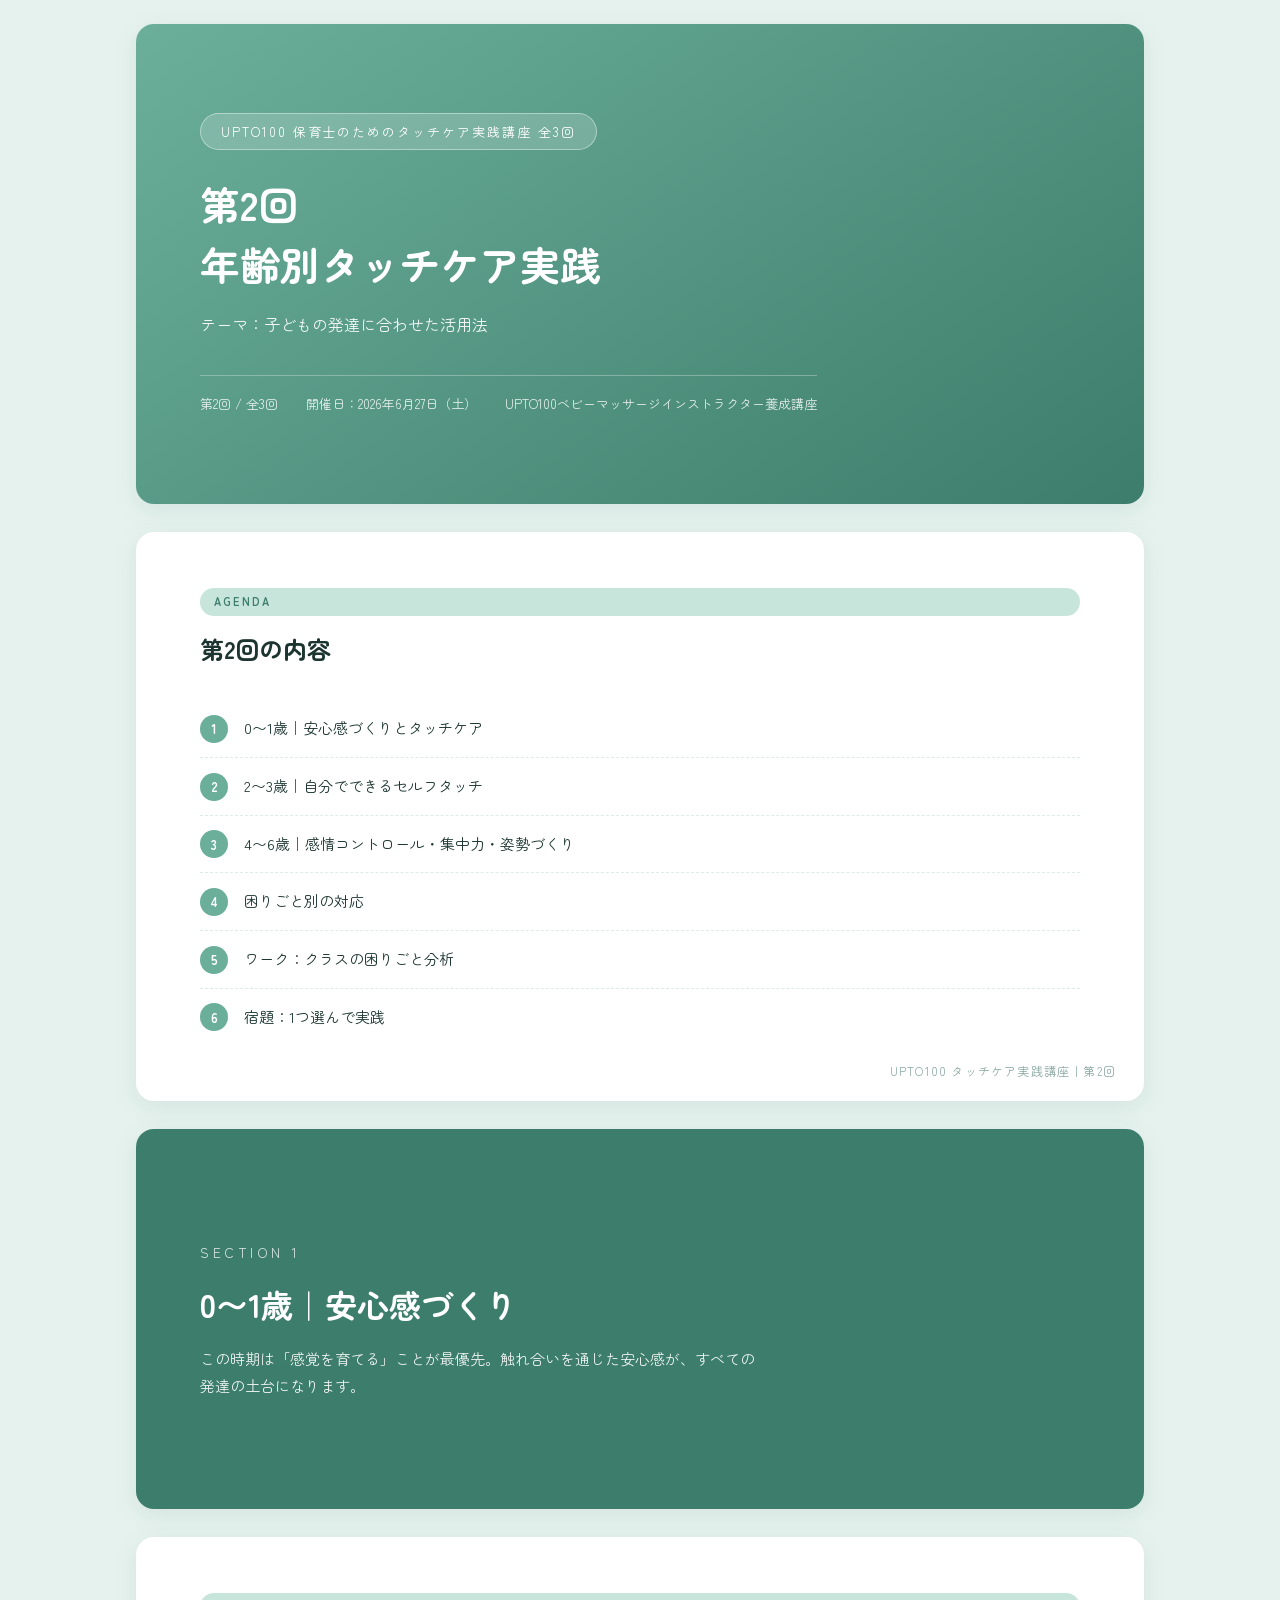
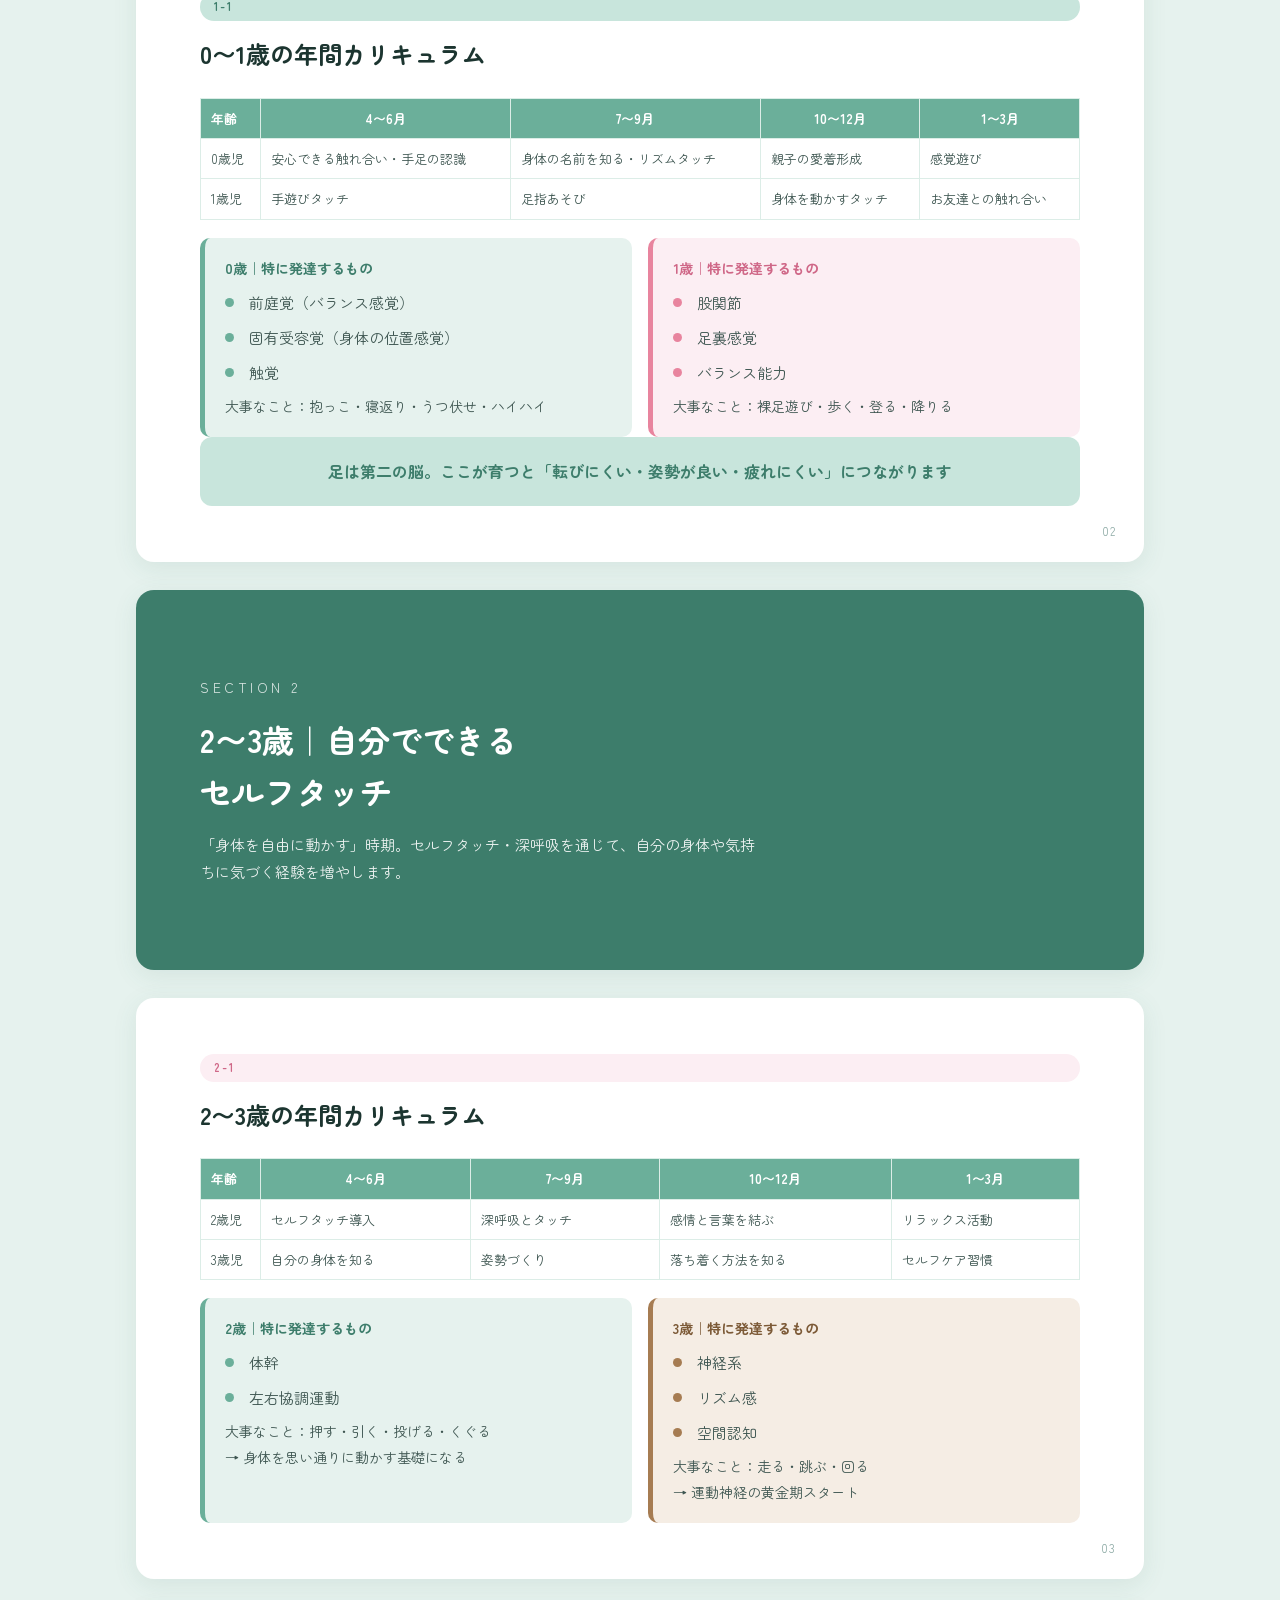
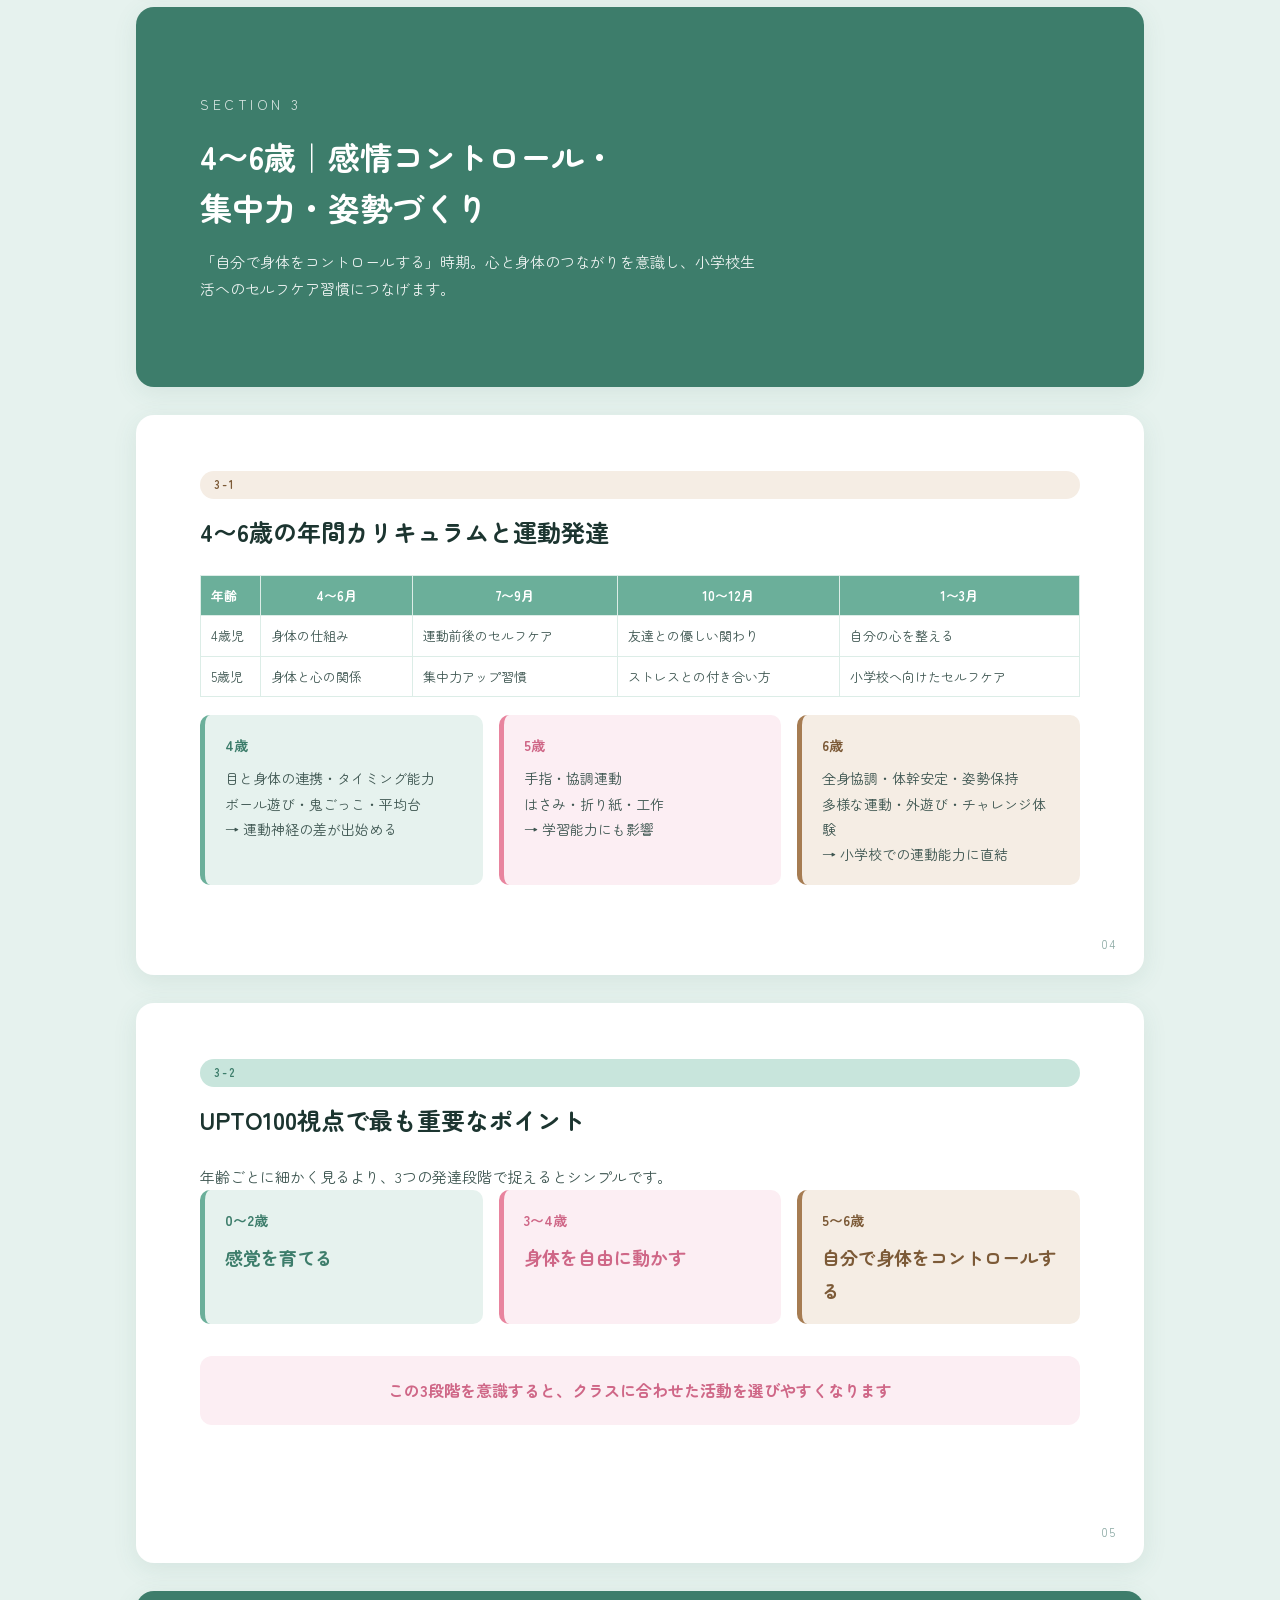
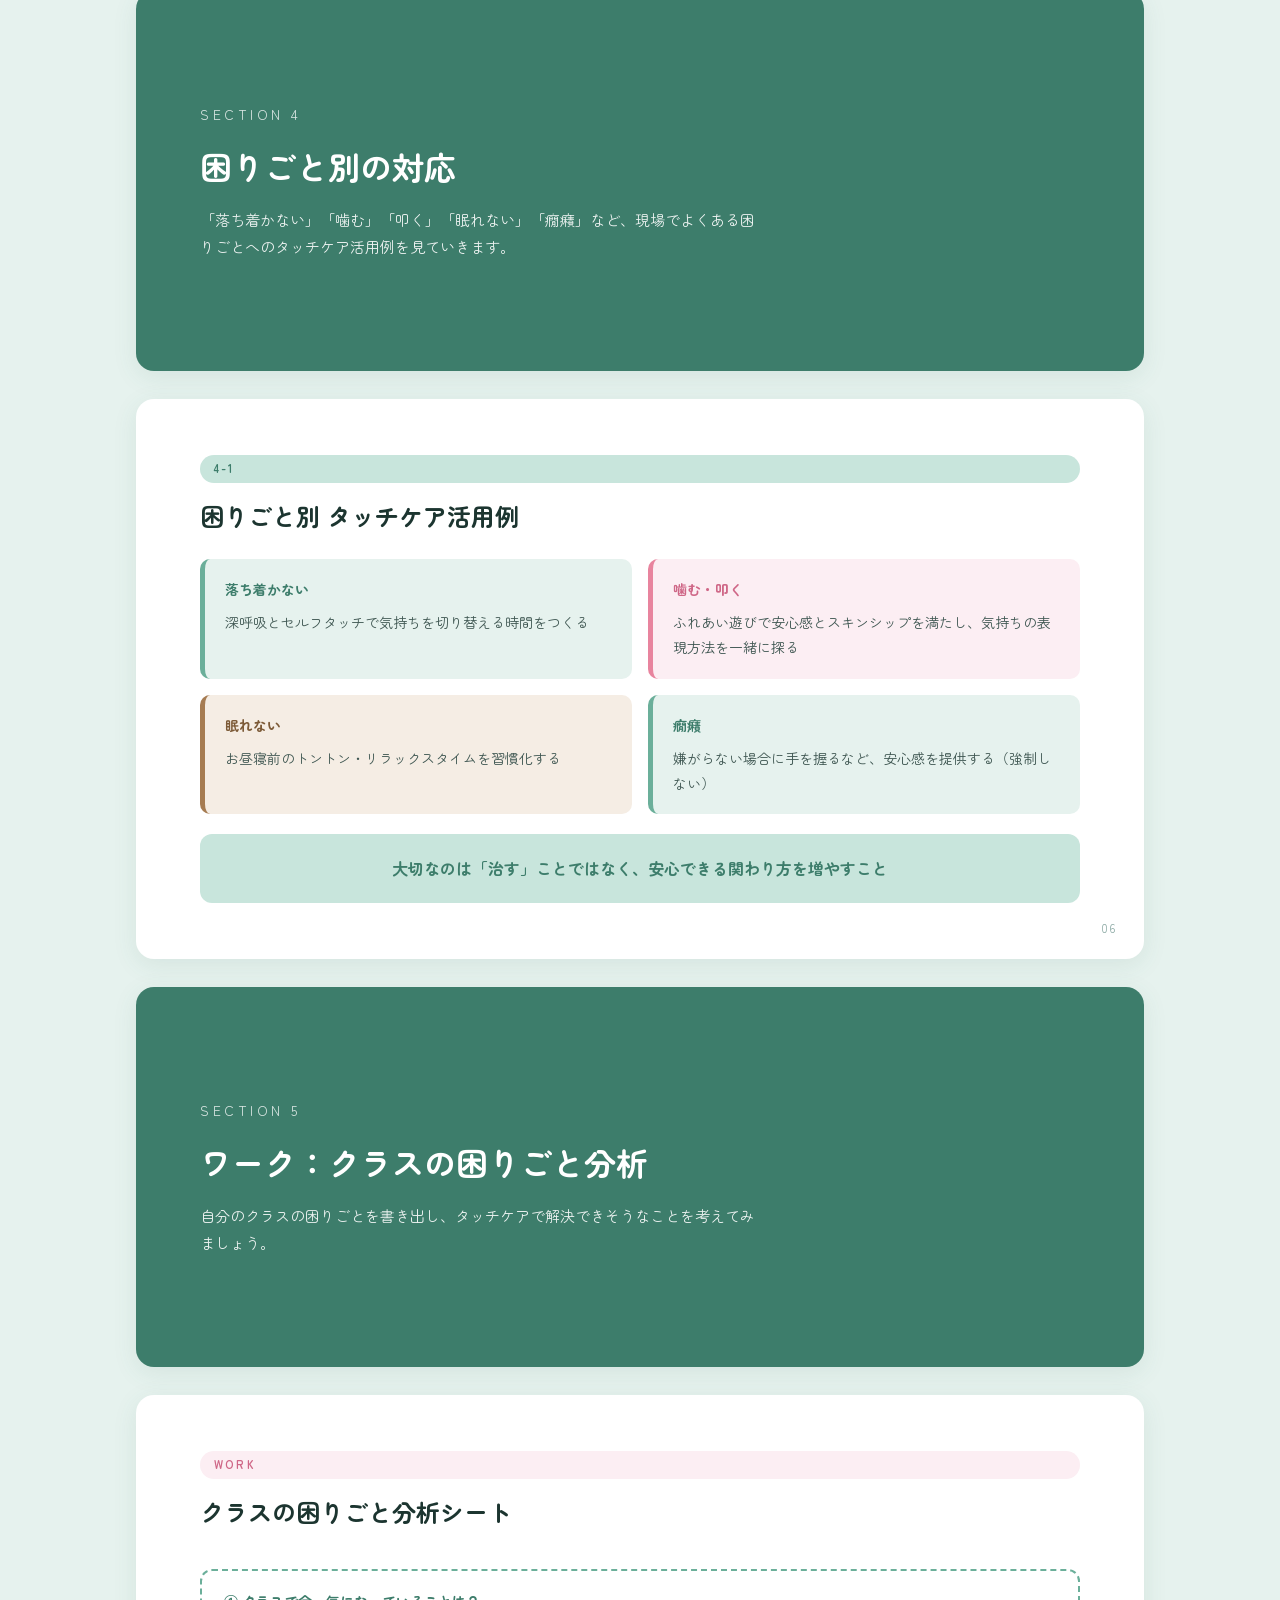
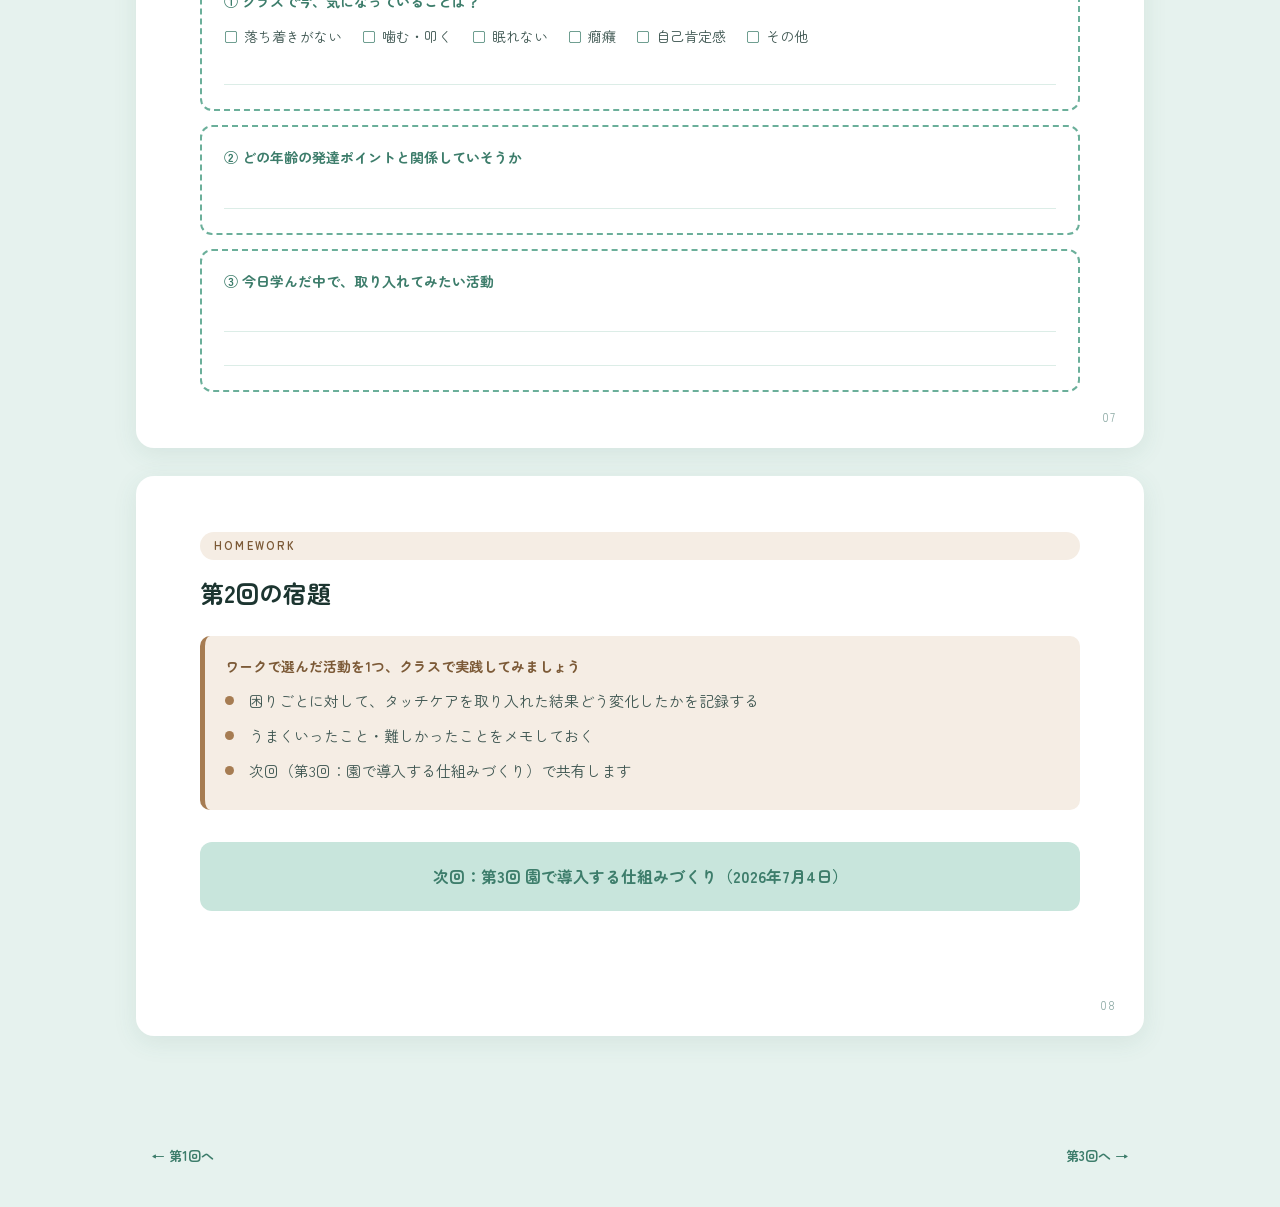
<file: course/lesson2.html>
<!DOCTYPE html>
<html lang="ja">
<head>
<meta charset="UTF-8">
<meta name="viewport" content="width=device-width, initial-scale=1.0">
<title>第2回 年齢別タッチケア実践｜UPTO100 保育士向けタッチケア実践講座</title>
<link rel="preconnect" href="https://fonts.googleapis.com">
<link rel="preconnect" href="https://fonts.gstatic.com" crossorigin>
<link href="https://fonts.googleapis.com/css2?family=Zen+Maru+Gothic:wght@400;500;700&display=swap" rel="stylesheet">
<link rel="stylesheet" href="style.css">
</head>
<body>
<div class="deck">

  <!-- 表紙 -->
  <section class="slide slide-cover">
    <div class="kicker">UPTO100 保育士のためのタッチケア実践講座 全3回</div>
    <h1>第2回<br>年齢別タッチケア実践</h1>
    <p class="sub">テーマ：子どもの発達に合わせた活用法</p>
    <div class="meta">
      <span>第2回 / 全3回</span>
      <span>開催日：2026年6月27日（土）</span>
      <span>UPTO100ベビーマッサージインストラクター養成講座</span>
    </div>
  </section>

  <!-- 目次 -->
  <section class="slide">
    <span class="label">AGENDA</span>
    <h2 class="title">第2回の内容</h2>
    <ul class="toc-list">
      <li><span class="toc-num">1</span>0〜1歳｜安心感づくりとタッチケア</li>
      <li><span class="toc-num">2</span>2〜3歳｜自分でできるセルフタッチ</li>
      <li><span class="toc-num">3</span>4〜6歳｜感情コントロール・集中力・姿勢づくり</li>
      <li><span class="toc-num">4</span>困りごと別の対応</li>
      <li><span class="toc-num">5</span>ワーク：クラスの困りごと分析</li>
      <li><span class="toc-num">6</span>宿題：1つ選んで実践</li>
    </ul>
    <div class="slide-number">UPTO100 タッチケア実践講座｜第2回</div>
  </section>

  <!-- セクション1 -->
  <section class="slide slide-divider">
    <div class="num">SECTION 1</div>
    <h2>0〜1歳｜安心感づくり</h2>
    <p>この時期は「感覚を育てる」ことが最優先。触れ合いを通じた安心感が、すべての発達の土台になります。</p>
  </section>

  <!-- 1-1 -->
  <section class="slide">
    <span class="label">1-1</span>
    <h2 class="title">0〜1歳の年間カリキュラム</h2>
    <table class="basis">
      <thead><tr><th style="text-align:left;width:60px;">年齢</th><th>4〜6月</th><th>7〜9月</th><th>10〜12月</th><th>1〜3月</th></tr></thead>
      <tbody>
        <tr><td>0歳児</td><td>安心できる触れ合い・手足の認識</td><td>身体の名前を知る・リズムタッチ</td><td>親子の愛着形成</td><td>感覚遊び</td></tr>
        <tr><td>1歳児</td><td>手遊びタッチ</td><td>足指あそび</td><td>身体を動かすタッチ</td><td>お友達との触れ合い</td></tr>
      </tbody>
    </table>
    <div class="grid grid-2" style="margin-top:18px;">
      <div class="card">
        <h4>0歳｜特に発達するもの</h4>
        <ul class="bullet"><li>前庭覚（バランス感覚）</li><li>固有受容覚（身体の位置感覚）</li><li>触覚</li></ul>
        <p style="margin-top:8px;">大事なこと：抱っこ・寝返り・うつ伏せ・ハイハイ</p>
      </div>
      <div class="card card--pink">
        <h4>1歳｜特に発達するもの</h4>
        <ul class="bullet pink"><li>股関節</li><li>足裏感覚</li><li>バランス能力</li></ul>
        <p style="margin-top:8px;">大事なこと：裸足遊び・歩く・登る・降りる</p>
      </div>
    </div>
    <div class="highlight highlight--green">足は第二の脳。ここが育つと「転びにくい・姿勢が良い・疲れにくい」につながります</div>
    <div class="slide-number">02</div>
  </section>

  <!-- セクション2 -->
  <section class="slide slide-divider">
    <div class="num">SECTION 2</div>
    <h2>2〜3歳｜自分でできる<br>セルフタッチ</h2>
    <p>「身体を自由に動かす」時期。セルフタッチ・深呼吸を通じて、自分の身体や気持ちに気づく経験を増やします。</p>
  </section>

  <!-- 2-1 -->
  <section class="slide">
    <span class="label label--pink">2-1</span>
    <h2 class="title">2〜3歳の年間カリキュラム</h2>
    <table class="basis">
      <thead><tr><th style="text-align:left;width:60px;">年齢</th><th>4〜6月</th><th>7〜9月</th><th>10〜12月</th><th>1〜3月</th></tr></thead>
      <tbody>
        <tr><td>2歳児</td><td>セルフタッチ導入</td><td>深呼吸とタッチ</td><td>感情と言葉を結ぶ</td><td>リラックス活動</td></tr>
        <tr><td>3歳児</td><td>自分の身体を知る</td><td>姿勢づくり</td><td>落ち着く方法を知る</td><td>セルフケア習慣</td></tr>
      </tbody>
    </table>
    <div class="grid grid-2" style="margin-top:18px;">
      <div class="card">
        <h4>2歳｜特に発達するもの</h4>
        <ul class="bullet"><li>体幹</li><li>左右協調運動</li></ul>
        <p style="margin-top:8px;">大事なこと：押す・引く・投げる・くぐる<br>→ 身体を思い通りに動かす基礎になる</p>
      </div>
      <div class="card card--brown">
        <h4>3歳｜特に発達するもの</h4>
        <ul class="bullet brown"><li>神経系</li><li>リズム感</li><li>空間認知</li></ul>
        <p style="margin-top:8px;">大事なこと：走る・跳ぶ・回る<br>→ 運動神経の黄金期スタート</p>
      </div>
    </div>
    <div class="slide-number">03</div>
  </section>

  <!-- セクション3 -->
  <section class="slide slide-divider">
    <div class="num">SECTION 3</div>
    <h2>4〜6歳｜感情コントロール・<br>集中力・姿勢づくり</h2>
    <p>「自分で身体をコントロールする」時期。心と身体のつながりを意識し、小学校生活へのセルフケア習慣につなげます。</p>
  </section>

  <!-- 3-1 -->
  <section class="slide">
    <span class="label label--brown">3-1</span>
    <h2 class="title">4〜6歳の年間カリキュラムと運動発達</h2>
    <table class="basis">
      <thead><tr><th style="text-align:left;width:60px;">年齢</th><th>4〜6月</th><th>7〜9月</th><th>10〜12月</th><th>1〜3月</th></tr></thead>
      <tbody>
        <tr><td>4歳児</td><td>身体の仕組み</td><td>運動前後のセルフケア</td><td>友達との優しい関わり</td><td>自分の心を整える</td></tr>
        <tr><td>5歳児</td><td>身体と心の関係</td><td>集中力アップ習慣</td><td>ストレスとの付き合い方</td><td>小学校へ向けたセルフケア</td></tr>
      </tbody>
    </table>
    <div class="grid grid-3" style="margin-top:18px;">
      <div class="card">
        <h4>4歳</h4>
        <p>目と身体の連携・タイミング能力<br>ボール遊び・鬼ごっこ・平均台<br>→ 運動神経の差が出始める</p>
      </div>
      <div class="card card--pink">
        <h4>5歳</h4>
        <p>手指・協調運動<br>はさみ・折り紙・工作<br>→ 学習能力にも影響</p>
      </div>
      <div class="card card--brown">
        <h4>6歳</h4>
        <p>全身協調・体幹安定・姿勢保持<br>多様な運動・外遊び・チャレンジ体験<br>→ 小学校での運動能力に直結</p>
      </div>
    </div>
    <div class="slide-number">04</div>
  </section>

  <!-- 3-2 UPTO100視点 -->
  <section class="slide">
    <span class="label">3-2</span>
    <h2 class="title">UPTO100視点で最も重要なポイント</h2>
    <p style="font-size:15px;">年齢ごとに細かく見るより、3つの発達段階で捉えるとシンプルです。</p>
    <div class="grid grid-3">
      <div class="card">
        <h4>0〜2歳</h4>
        <p style="font-size:18px;font-weight:700;color:var(--green-dark);">感覚を育てる</p>
      </div>
      <div class="card card--pink">
        <h4>3〜4歳</h4>
        <p style="font-size:18px;font-weight:700;color:var(--pink-dark);">身体を自由に動かす</p>
      </div>
      <div class="card card--brown">
        <h4>5〜6歳</h4>
        <p style="font-size:18px;font-weight:700;color:var(--brown-dark);">自分で身体をコントロールする</p>
      </div>
    </div>
    <div class="highlight" style="margin-top:32px;">この3段階を意識すると、クラスに合わせた活動を選びやすくなります</div>
    <div class="slide-number">05</div>
  </section>

  <!-- セクション4 -->
  <section class="slide slide-divider">
    <div class="num">SECTION 4</div>
    <h2>困りごと別の対応</h2>
    <p>「落ち着かない」「噛む」「叩く」「眠れない」「癇癪」など、現場でよくある困りごとへのタッチケア活用例を見ていきます。</p>
  </section>

  <!-- 4-1 -->
  <section class="slide">
    <span class="label">4-1</span>
    <h2 class="title">困りごと別 タッチケア活用例</h2>
    <div class="grid grid-2">
      <div class="card">
        <h4>落ち着かない</h4>
        <p>深呼吸とセルフタッチで気持ちを切り替える時間をつくる</p>
      </div>
      <div class="card card--pink">
        <h4>噛む・叩く</h4>
        <p>ふれあい遊びで安心感とスキンシップを満たし、気持ちの表現方法を一緒に探る</p>
      </div>
      <div class="card card--brown">
        <h4>眠れない</h4>
        <p>お昼寝前のトントン・リラックスタイムを習慣化する</p>
      </div>
      <div class="card">
        <h4>癇癪</h4>
        <p>嫌がらない場合に手を握るなど、安心感を提供する（強制しない）</p>
      </div>
    </div>
    <div class="highlight highlight--green">大切なのは「治す」ことではなく、安心できる関わり方を増やすこと</div>
    <div class="slide-number">06</div>
  </section>

  <!-- セクション5 ワーク -->
  <section class="slide slide-divider">
    <div class="num">SECTION 5</div>
    <h2>ワーク：クラスの困りごと分析</h2>
    <p>自分のクラスの困りごとを書き出し、タッチケアで解決できそうなことを考えてみましょう。</p>
  </section>

  <!-- 5-1 -->
  <section class="slide">
    <span class="label label--pink">WORK</span>
    <h2 class="title">クラスの困りごと分析シート</h2>
    <div class="work-box">
      <h4>① クラスで今、気になっていることは？</h4>
      <div class="checks">
        <span>落ち着きがない</span><span>噛む・叩く</span><span>眠れない</span><span>癇癪</span><span>自己肯定感</span><span>その他</span>
      </div>
      <div class="work-line"></div>
    </div>
    <div class="work-box">
      <h4>② どの年齢の発達ポイントと関係していそうか</h4>
      <div class="work-line"></div>
    </div>
    <div class="work-box">
      <h4>③ 今日学んだ中で、取り入れてみたい活動</h4>
      <div class="work-line"></div>
      <div class="work-line"></div>
    </div>
    <div class="slide-number">07</div>
  </section>

  <!-- 宿題 -->
  <section class="slide">
    <span class="label label--brown">HOMEWORK</span>
    <h2 class="title">第2回の宿題</h2>
    <div class="card card--brown" style="font-size:16px;">
      <h4>ワークで選んだ活動を1つ、クラスで実践してみましょう</h4>
      <ul class="bullet brown">
        <li>困りごとに対して、タッチケアを取り入れた結果どう変化したかを記録する</li>
        <li>うまくいったこと・難しかったことをメモしておく</li>
        <li>次回（第3回：園で導入する仕組みづくり）で共有します</li>
      </ul>
    </div>
    <div class="highlight highlight--green" style="margin-top:32px;">次回：第3回 園で導入する仕組みづくり（2026年7月4日）</div>
    <div class="slide-number">08</div>
  </section>

</div>
<div class="nav-foot">
  <a href="lesson1.html">&larr; 第1回へ</a>
  <a href="lesson3.html">第3回へ &rarr;</a>
</div>
</body>
</html>
</file>
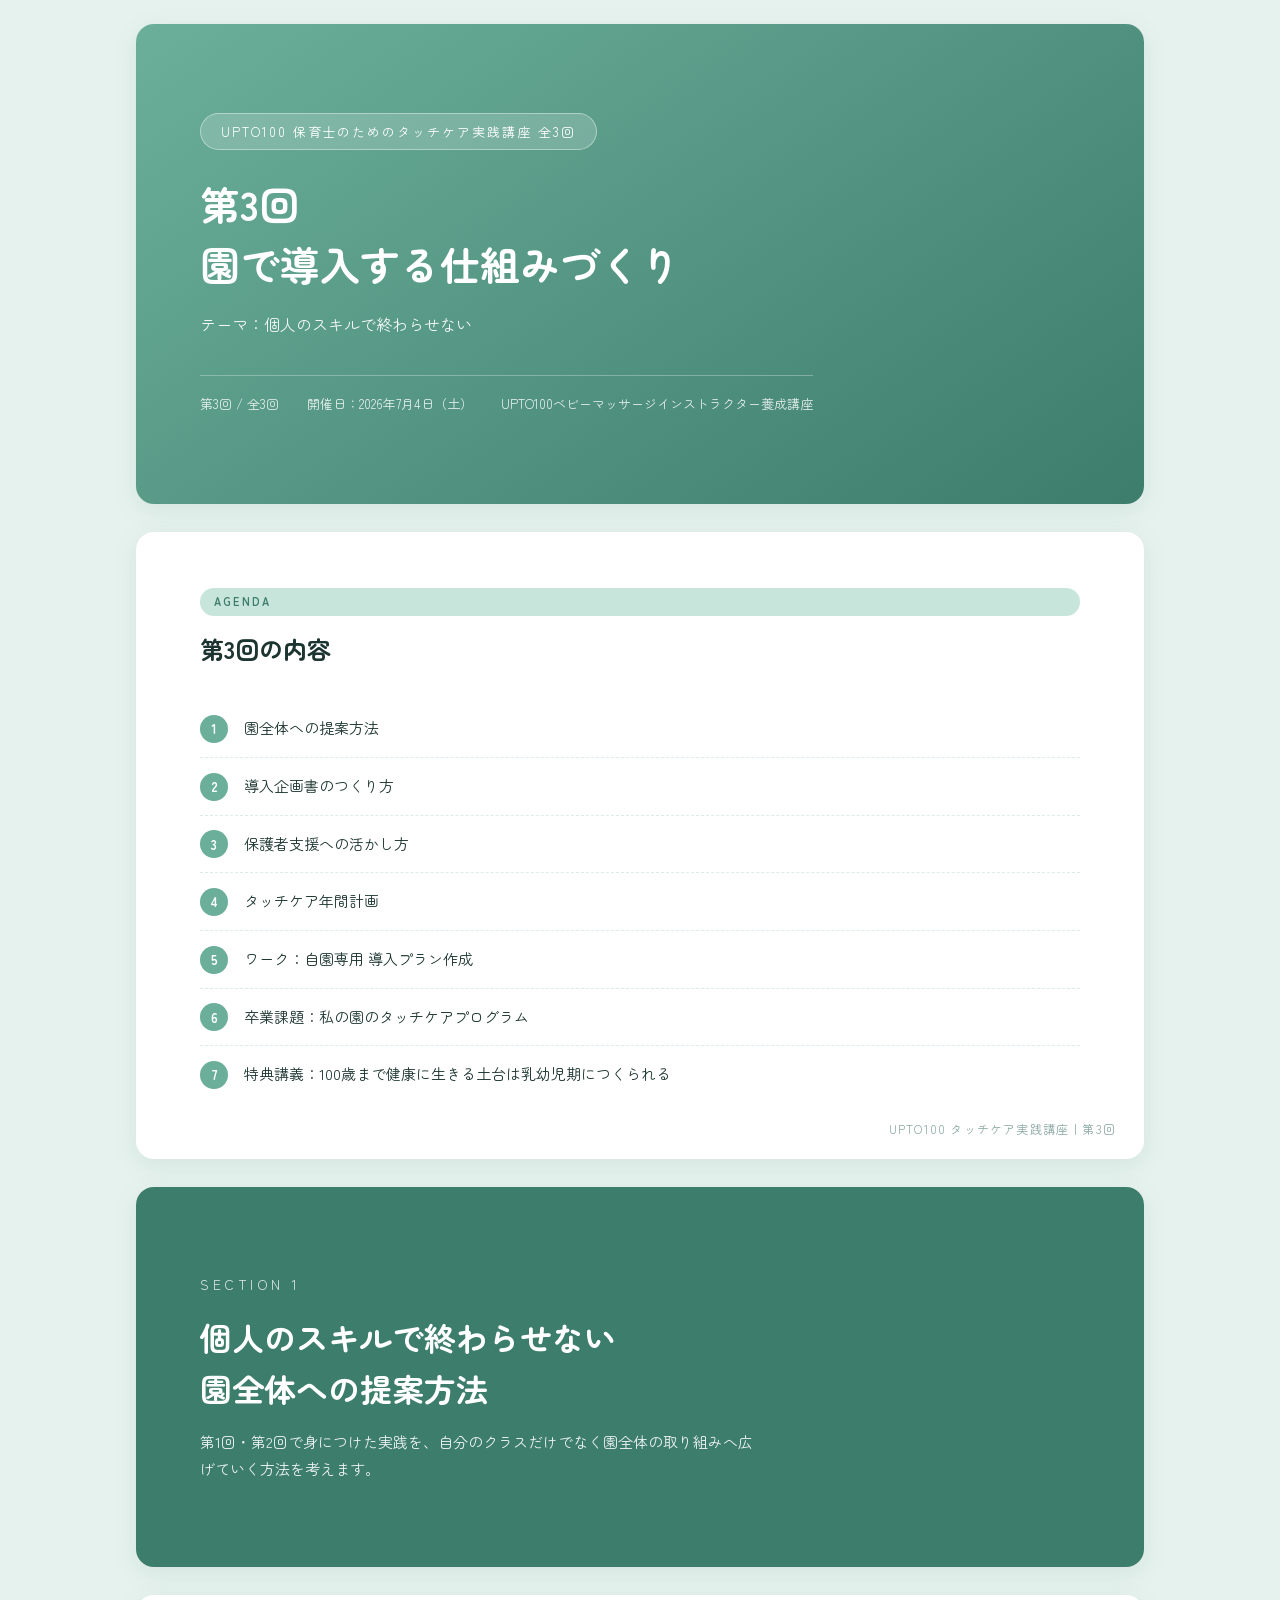
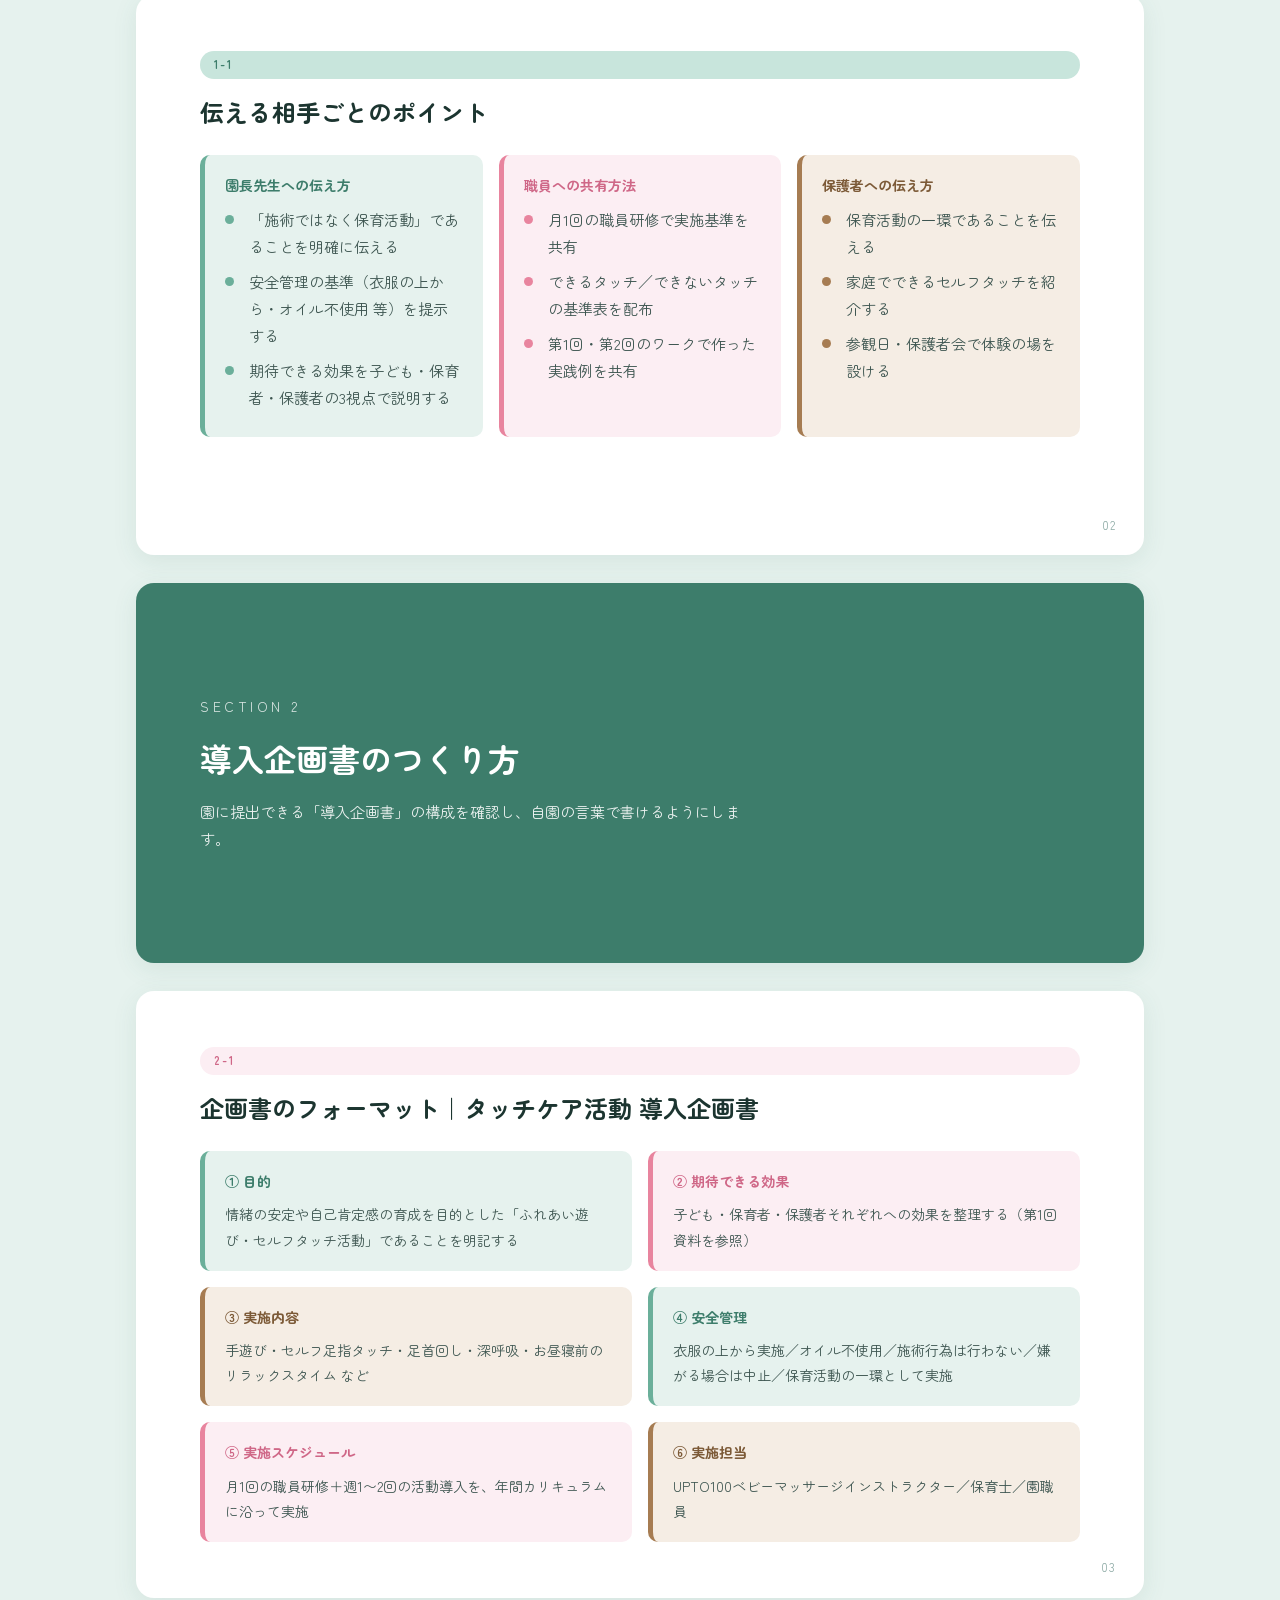
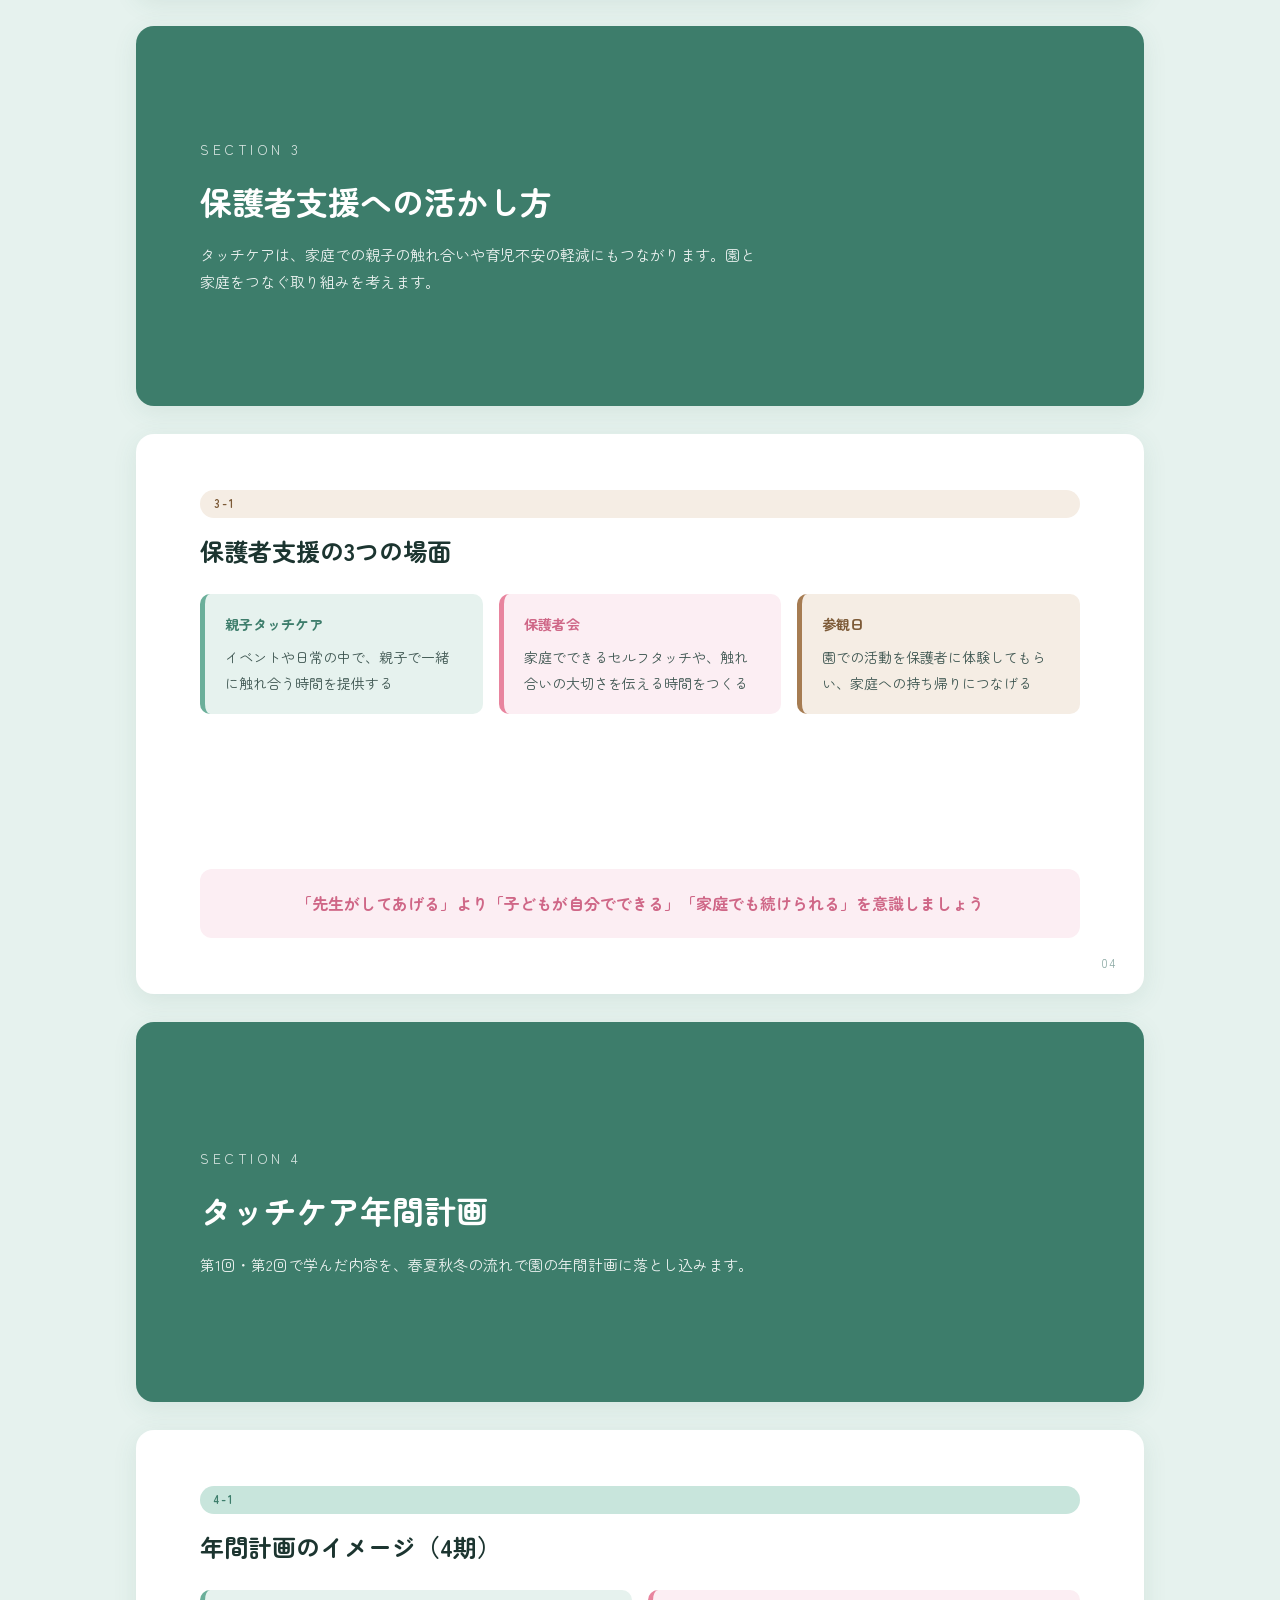
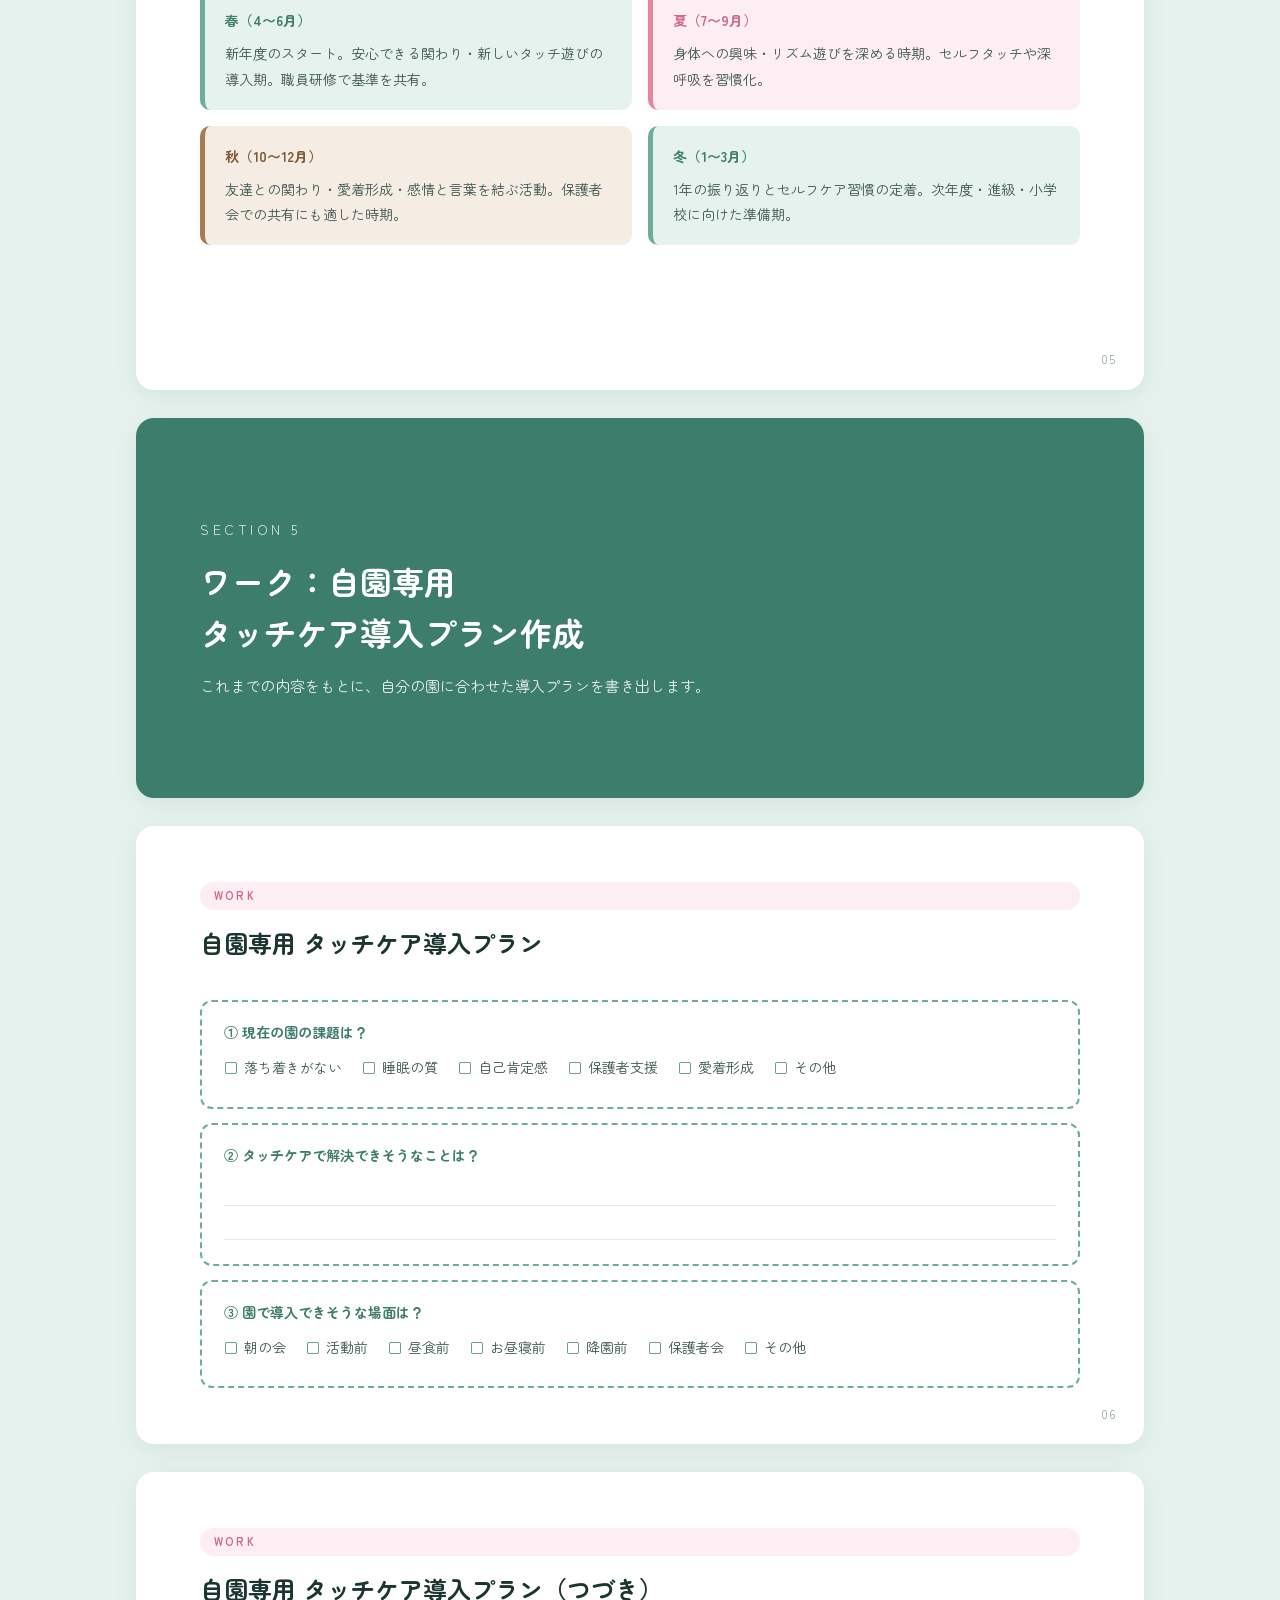
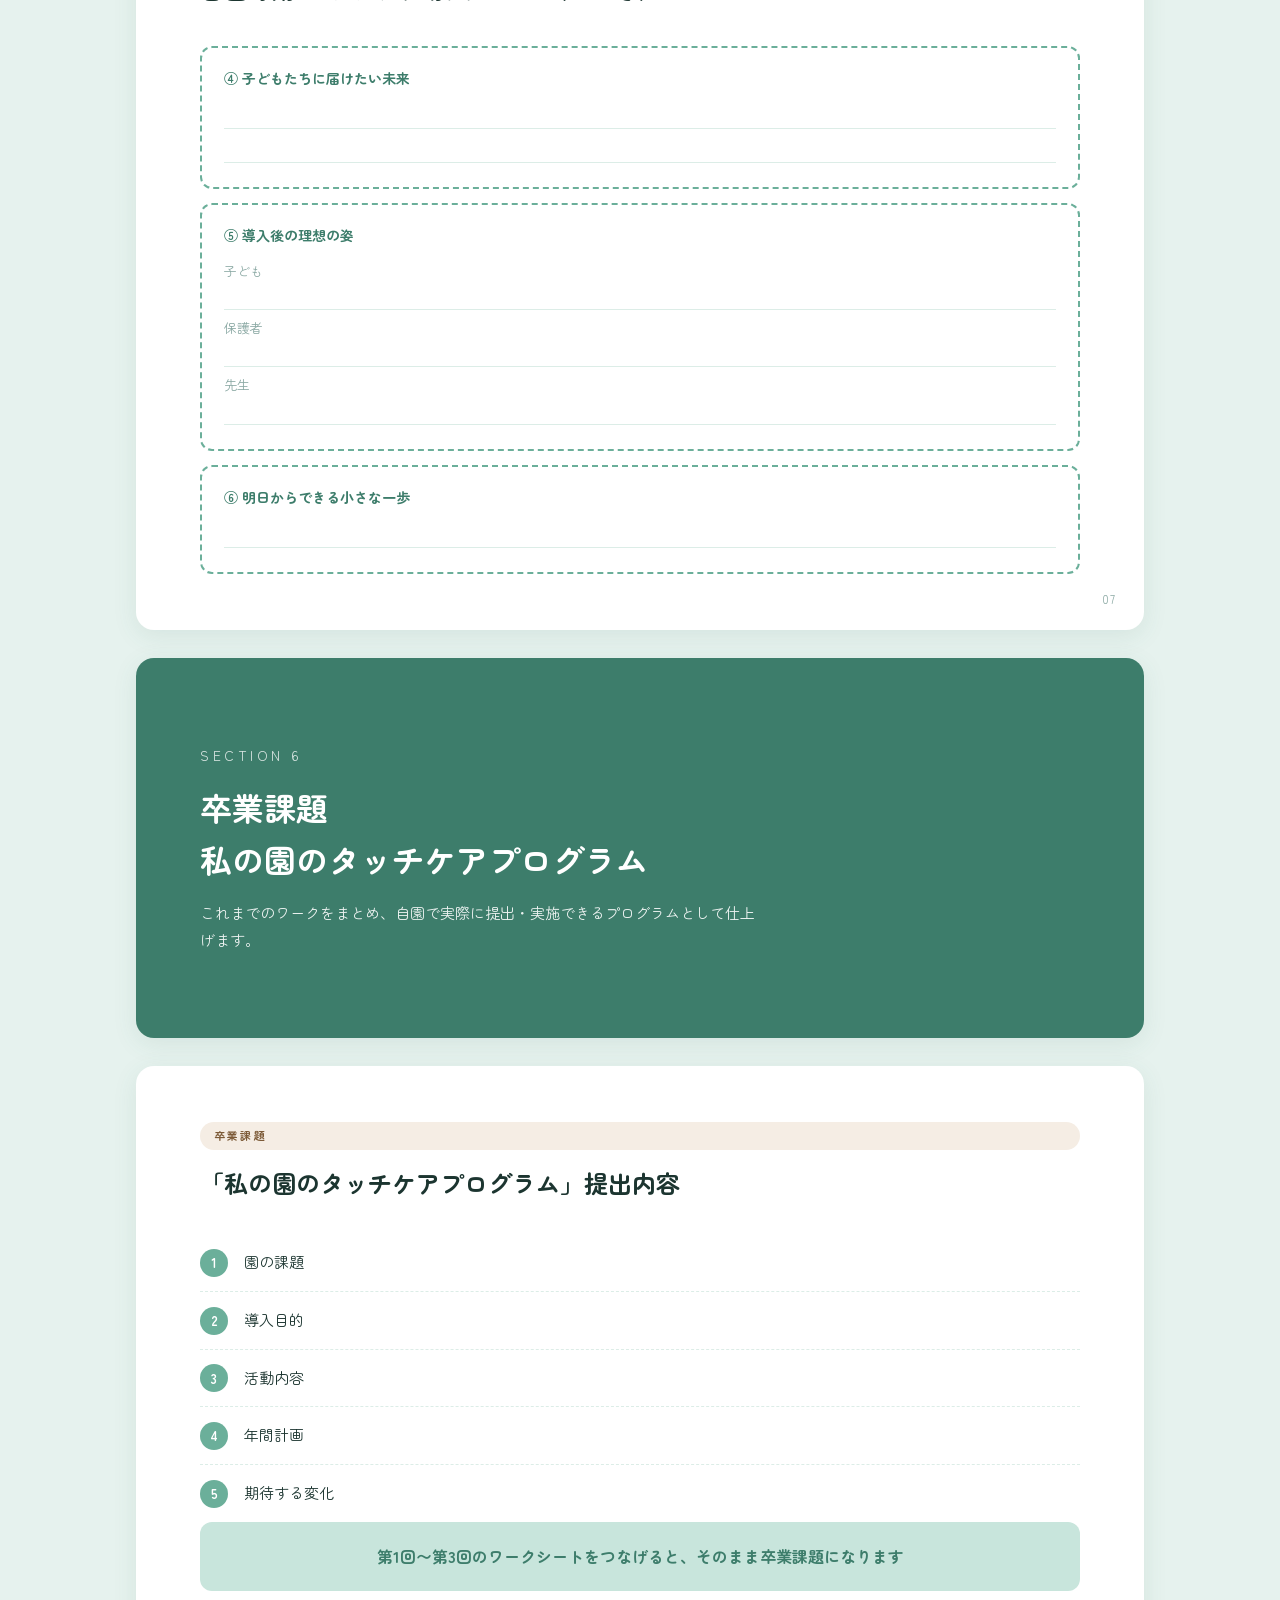
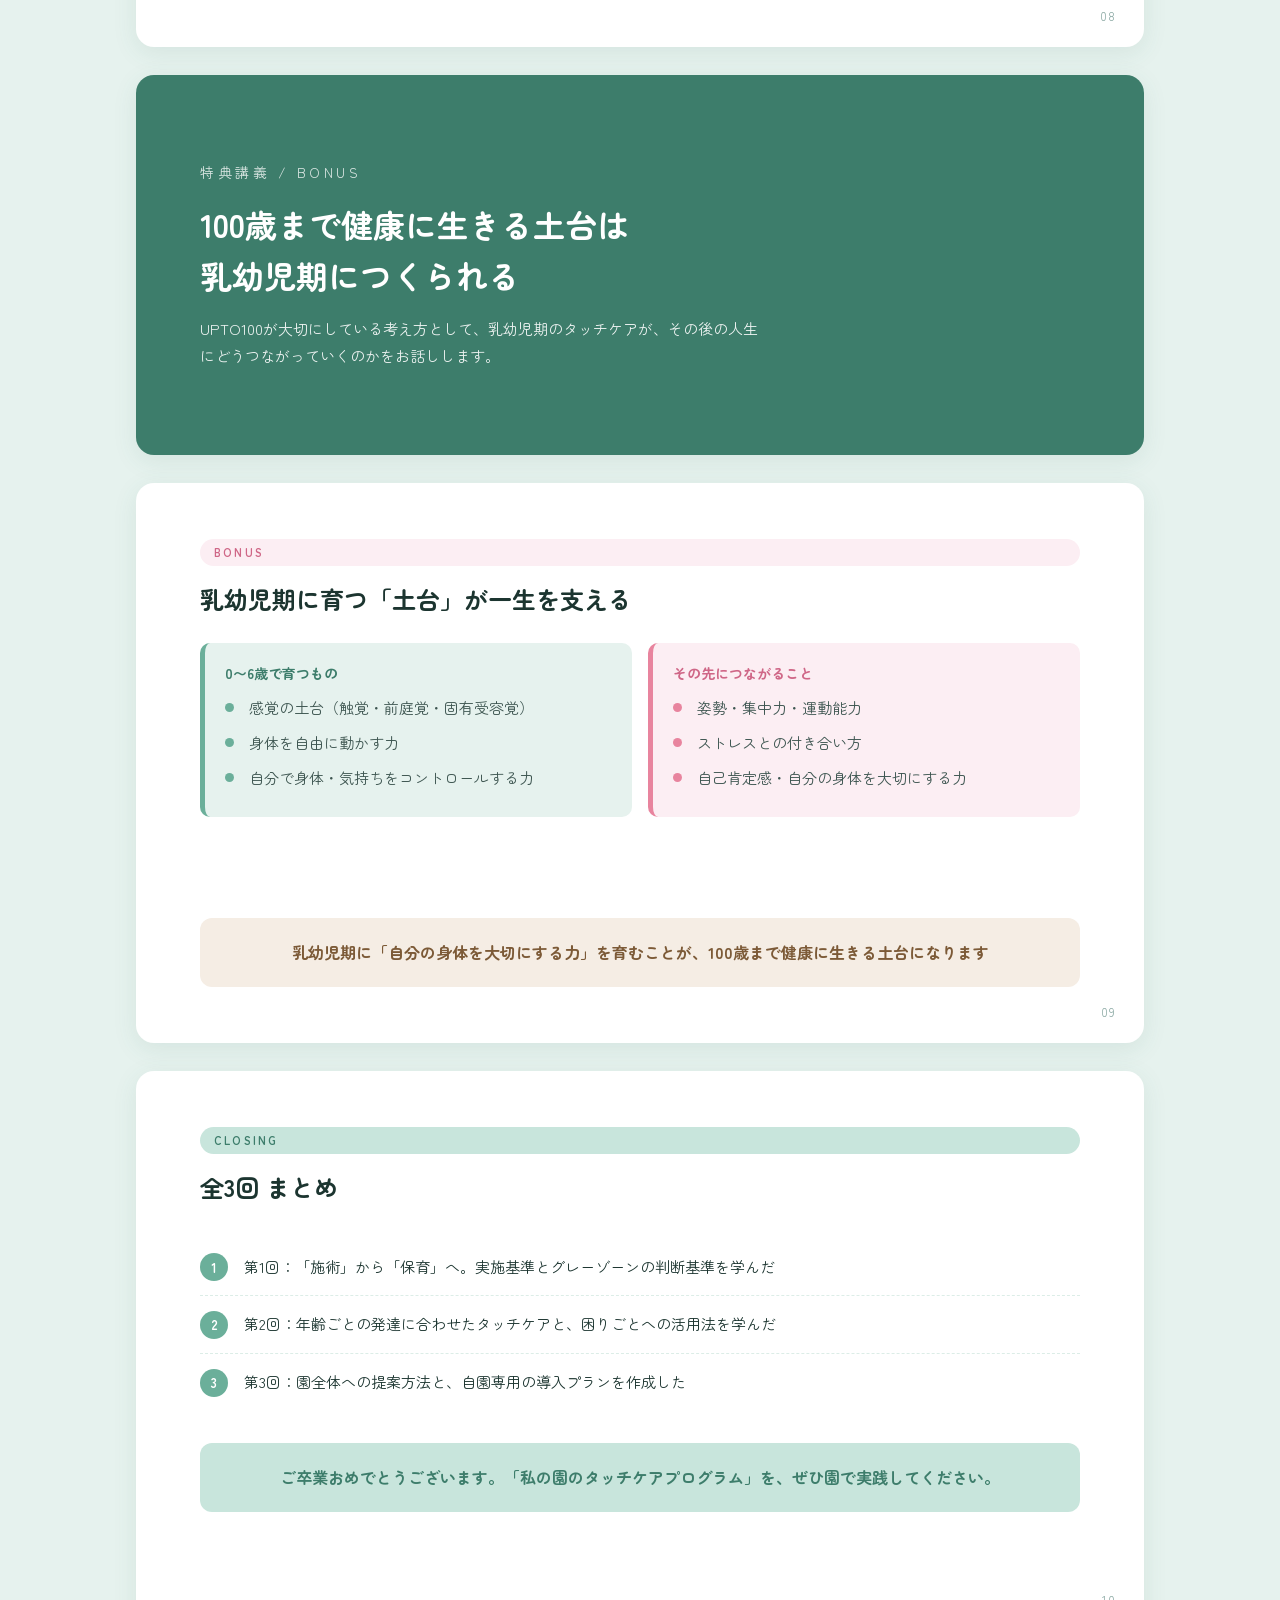
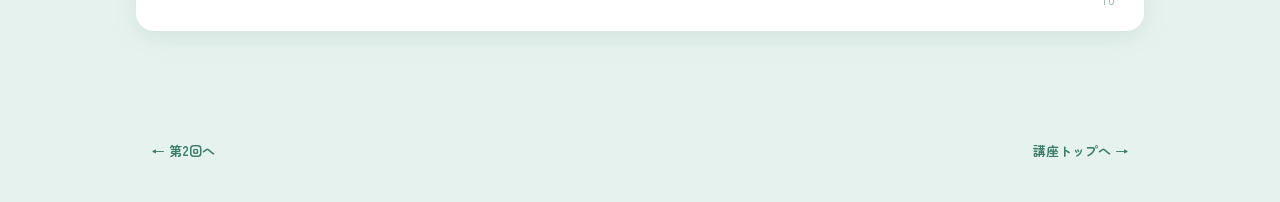
<file: course/lesson3.html>
<!DOCTYPE html>
<html lang="ja">
<head>
<meta charset="UTF-8">
<meta name="viewport" content="width=device-width, initial-scale=1.0">
<title>第3回 園で導入する仕組みづくり｜UPTO100 保育士向けタッチケア実践講座</title>
<link rel="preconnect" href="https://fonts.googleapis.com">
<link rel="preconnect" href="https://fonts.gstatic.com" crossorigin>
<link href="https://fonts.googleapis.com/css2?family=Zen+Maru+Gothic:wght@400;500;700&display=swap" rel="stylesheet">
<link rel="stylesheet" href="style.css">
</head>
<body>
<div class="deck">

  <!-- 表紙 -->
  <section class="slide slide-cover">
    <div class="kicker">UPTO100 保育士のためのタッチケア実践講座 全3回</div>
    <h1>第3回<br>園で導入する仕組みづくり</h1>
    <p class="sub">テーマ：個人のスキルで終わらせない</p>
    <div class="meta">
      <span>第3回 / 全3回</span>
      <span>開催日：2026年7月4日（土）</span>
      <span>UPTO100ベビーマッサージインストラクター養成講座</span>
    </div>
  </section>

  <!-- 目次 -->
  <section class="slide">
    <span class="label">AGENDA</span>
    <h2 class="title">第3回の内容</h2>
    <ul class="toc-list">
      <li><span class="toc-num">1</span>園全体への提案方法</li>
      <li><span class="toc-num">2</span>導入企画書のつくり方</li>
      <li><span class="toc-num">3</span>保護者支援への活かし方</li>
      <li><span class="toc-num">4</span>タッチケア年間計画</li>
      <li><span class="toc-num">5</span>ワーク：自園専用 導入プラン作成</li>
      <li><span class="toc-num">6</span>卒業課題：私の園のタッチケアプログラム</li>
      <li><span class="toc-num">7</span>特典講義：100歳まで健康に生きる土台は乳幼児期につくられる</li>
    </ul>
    <div class="slide-number">UPTO100 タッチケア実践講座｜第3回</div>
  </section>

  <!-- セクション1 -->
  <section class="slide slide-divider">
    <div class="num">SECTION 1</div>
    <h2>個人のスキルで終わらせない<br>園全体への提案方法</h2>
    <p>第1回・第2回で身につけた実践を、自分のクラスだけでなく園全体の取り組みへ広げていく方法を考えます。</p>
  </section>

  <!-- 1-1 -->
  <section class="slide">
    <span class="label">1-1</span>
    <h2 class="title">伝える相手ごとのポイント</h2>
    <div class="grid grid-3">
      <div class="card">
        <h4>園長先生への伝え方</h4>
        <ul class="bullet">
          <li>「施術ではなく保育活動」であることを明確に伝える</li>
          <li>安全管理の基準（衣服の上から・オイル不使用 等）を提示する</li>
          <li>期待できる効果を子ども・保育者・保護者の3視点で説明する</li>
        </ul>
      </div>
      <div class="card card--pink">
        <h4>職員への共有方法</h4>
        <ul class="bullet pink">
          <li>月1回の職員研修で実施基準を共有</li>
          <li>できるタッチ／できないタッチの基準表を配布</li>
          <li>第1回・第2回のワークで作った実践例を共有</li>
        </ul>
      </div>
      <div class="card card--brown">
        <h4>保護者への伝え方</h4>
        <ul class="bullet brown">
          <li>保育活動の一環であることを伝える</li>
          <li>家庭でできるセルフタッチを紹介する</li>
          <li>参観日・保護者会で体験の場を設ける</li>
        </ul>
      </div>
    </div>
    <div class="slide-number">02</div>
  </section>

  <!-- セクション2 -->
  <section class="slide slide-divider">
    <div class="num">SECTION 2</div>
    <h2>導入企画書のつくり方</h2>
    <p>園に提出できる「導入企画書」の構成を確認し、自園の言葉で書けるようにします。</p>
  </section>

  <!-- 2-1 -->
  <section class="slide">
    <span class="label label--pink">2-1</span>
    <h2 class="title">企画書のフォーマット｜タッチケア活動 導入企画書</h2>
    <div class="grid grid-2">
      <div class="card">
        <h4>① 目的</h4>
        <p>情緒の安定や自己肯定感の育成を目的とした「ふれあい遊び・セルフタッチ活動」であることを明記する</p>
      </div>
      <div class="card card--pink">
        <h4>② 期待できる効果</h4>
        <p>子ども・保育者・保護者それぞれへの効果を整理する（第1回 資料を参照）</p>
      </div>
      <div class="card card--brown">
        <h4>③ 実施内容</h4>
        <p>手遊び・セルフ足指タッチ・足首回し・深呼吸・お昼寝前のリラックスタイム など</p>
      </div>
      <div class="card">
        <h4>④ 安全管理</h4>
        <p>衣服の上から実施／オイル不使用／施術行為は行わない／嫌がる場合は中止／保育活動の一環として実施</p>
      </div>
      <div class="card card--pink">
        <h4>⑤ 実施スケジュール</h4>
        <p>月1回の職員研修＋週1〜2回の活動導入を、年間カリキュラムに沿って実施</p>
      </div>
      <div class="card card--brown">
        <h4>⑥ 実施担当</h4>
        <p>UPTO100ベビーマッサージインストラクター／保育士／園職員</p>
      </div>
    </div>
    <div class="slide-number">03</div>
  </section>

  <!-- セクション3 -->
  <section class="slide slide-divider">
    <div class="num">SECTION 3</div>
    <h2>保護者支援への活かし方</h2>
    <p>タッチケアは、家庭での親子の触れ合いや育児不安の軽減にもつながります。園と家庭をつなぐ取り組みを考えます。</p>
  </section>

  <!-- 3-1 -->
  <section class="slide">
    <span class="label label--brown">3-1</span>
    <h2 class="title">保護者支援の3つの場面</h2>
    <div class="grid grid-3">
      <div class="card">
        <h4>親子タッチケア</h4>
        <p>イベントや日常の中で、親子で一緒に触れ合う時間を提供する</p>
      </div>
      <div class="card card--pink">
        <h4>保護者会</h4>
        <p>家庭でできるセルフタッチや、触れ合いの大切さを伝える時間をつくる</p>
      </div>
      <div class="card card--brown">
        <h4>参観日</h4>
        <p>園での活動を保護者に体験してもらい、家庭への持ち帰りにつなげる</p>
      </div>
    </div>
    <div class="highlight">「先生がしてあげる」より「子どもが自分でできる」「家庭でも続けられる」を意識しましょう</div>
    <div class="slide-number">04</div>
  </section>

  <!-- セクション4 年間計画 -->
  <section class="slide slide-divider">
    <div class="num">SECTION 4</div>
    <h2>タッチケア年間計画</h2>
    <p>第1回・第2回で学んだ内容を、春夏秋冬の流れで園の年間計画に落とし込みます。</p>
  </section>

  <!-- 4-1 -->
  <section class="slide">
    <span class="label">4-1</span>
    <h2 class="title">年間計画のイメージ（4期）</h2>
    <div class="grid grid-2">
      <div class="card">
        <h4>春（4〜6月）</h4>
        <p>新年度のスタート。安心できる関わり・新しいタッチ遊びの導入期。職員研修で基準を共有。</p>
      </div>
      <div class="card card--pink">
        <h4>夏（7〜9月）</h4>
        <p>身体への興味・リズム遊びを深める時期。セルフタッチや深呼吸を習慣化。</p>
      </div>
      <div class="card card--brown">
        <h4>秋（10〜12月）</h4>
        <p>友達との関わり・愛着形成・感情と言葉を結ぶ活動。保護者会での共有にも適した時期。</p>
      </div>
      <div class="card">
        <h4>冬（1〜3月）</h4>
        <p>1年の振り返りとセルフケア習慣の定着。次年度・進級・小学校に向けた準備期。</p>
      </div>
    </div>
    <div class="slide-number">05</div>
  </section>

  <!-- セクション5 ワーク -->
  <section class="slide slide-divider">
    <div class="num">SECTION 5</div>
    <h2>ワーク：自園専用<br>タッチケア導入プラン作成</h2>
    <p>これまでの内容をもとに、自分の園に合わせた導入プランを書き出します。</p>
  </section>

  <!-- 5-1 -->
  <section class="slide">
    <span class="label label--pink">WORK</span>
    <h2 class="title">自園専用 タッチケア導入プラン</h2>
    <div class="work-box">
      <h4>① 現在の園の課題は？</h4>
      <div class="checks">
        <span>落ち着きがない</span><span>睡眠の質</span><span>自己肯定感</span><span>保護者支援</span><span>愛着形成</span><span>その他</span>
      </div>
    </div>
    <div class="work-box">
      <h4>② タッチケアで解決できそうなことは？</h4>
      <div class="work-line"></div>
      <div class="work-line"></div>
    </div>
    <div class="work-box">
      <h4>③ 園で導入できそうな場面は？</h4>
      <div class="checks">
        <span>朝の会</span><span>活動前</span><span>昼食前</span><span>お昼寝前</span><span>降園前</span><span>保護者会</span><span>その他</span>
      </div>
    </div>
    <div class="slide-number">06</div>
  </section>

  <!-- 5-2 ワーク続き -->
  <section class="slide">
    <span class="label label--pink">WORK</span>
    <h2 class="title">自園専用 タッチケア導入プラン（つづき）</h2>
    <div class="work-box">
      <h4>④ 子どもたちに届けたい未来</h4>
      <div class="work-line"></div>
      <div class="work-line"></div>
    </div>
    <div class="work-box">
      <h4>⑤ 導入後の理想の姿</h4>
      <p style="font-size:13px;color:var(--text-light);">子ども</p>
      <div class="work-line"></div>
      <p style="font-size:13px;color:var(--text-light);">保護者</p>
      <div class="work-line"></div>
      <p style="font-size:13px;color:var(--text-light);">先生</p>
      <div class="work-line"></div>
    </div>
    <div class="work-box">
      <h4>⑥ 明日からできる小さな一歩</h4>
      <div class="work-line"></div>
    </div>
    <div class="slide-number">07</div>
  </section>

  <!-- セクション6 卒業課題 -->
  <section class="slide slide-divider">
    <div class="num">SECTION 6</div>
    <h2>卒業課題<br>私の園のタッチケアプログラム</h2>
    <p>これまでのワークをまとめ、自園で実際に提出・実施できるプログラムとして仕上げます。</p>
  </section>

  <!-- 6-1 -->
  <section class="slide">
    <span class="label label--brown">卒業課題</span>
    <h2 class="title">「私の園のタッチケアプログラム」提出内容</h2>
    <ul class="toc-list">
      <li><span class="toc-num">1</span>園の課題</li>
      <li><span class="toc-num">2</span>導入目的</li>
      <li><span class="toc-num">3</span>活動内容</li>
      <li><span class="toc-num">4</span>年間計画</li>
      <li><span class="toc-num">5</span>期待する変化</li>
    </ul>
    <div class="highlight highlight--green">第1回〜第3回のワークシートをつなげると、そのまま卒業課題になります</div>
    <div class="slide-number">08</div>
  </section>

  <!-- セクション7 特典講義 -->
  <section class="slide slide-divider">
    <div class="num">特典講義 / BONUS</div>
    <h2>100歳まで健康に生きる土台は<br>乳幼児期につくられる</h2>
    <p>UPTO100が大切にしている考え方として、乳幼児期のタッチケアが、その後の人生にどうつながっていくのかをお話しします。</p>
  </section>

  <!-- 7-1 -->
  <section class="slide">
    <span class="label label--pink">BONUS</span>
    <h2 class="title">乳幼児期に育つ「土台」が一生を支える</h2>
    <div class="grid grid-2">
      <div class="card">
        <h4>0〜6歳で育つもの</h4>
        <ul class="bullet">
          <li>感覚の土台（触覚・前庭覚・固有受容覚）</li>
          <li>身体を自由に動かす力</li>
          <li>自分で身体・気持ちをコントロールする力</li>
        </ul>
      </div>
      <div class="card card--pink">
        <h4>その先につながること</h4>
        <ul class="bullet pink">
          <li>姿勢・集中力・運動能力</li>
          <li>ストレスとの付き合い方</li>
          <li>自己肯定感・自分の身体を大切にする力</li>
        </ul>
      </div>
    </div>
    <div class="highlight highlight--brown">乳幼児期に「自分の身体を大切にする力」を育むことが、100歳まで健康に生きる土台になります</div>
    <div class="slide-number">09</div>
  </section>

  <!-- まとめ -->
  <section class="slide">
    <span class="label">CLOSING</span>
    <h2 class="title">全3回 まとめ</h2>
    <ul class="toc-list">
      <li><span class="toc-num">1</span>第1回：「施術」から「保育」へ。実施基準とグレーゾーンの判断基準を学んだ</li>
      <li><span class="toc-num">2</span>第2回：年齢ごとの発達に合わせたタッチケアと、困りごとへの活用法を学んだ</li>
      <li><span class="toc-num">3</span>第3回：園全体への提案方法と、自園専用の導入プランを作成した</li>
    </ul>
    <div class="highlight highlight--green" style="margin-top:32px;">ご卒業おめでとうございます。「私の園のタッチケアプログラム」を、ぜひ園で実践してください。</div>
    <div class="slide-number">10</div>
  </section>

</div>
<div class="nav-foot">
  <a href="lesson2.html">&larr; 第2回へ</a>
  <a href="index.html">講座トップへ &rarr;</a>
</div>
</body>
</html>
</file>
<file: course/style.css>
/* ============================================================
   UPTO100 保育士向けタッチケア実践講座
   共通スタイル（フレッシュグリーン × 淡いピンク × ブラウン）
============================================================ */

:root {
  --green:        #6BAF9A;
  --green-dark:   #3D7D6B;
  --green-light:  #E6F2EE;
  --green-mid:    #C8E5DC;
  --pink:         #E8849E;
  --pink-light:   #FCEEF3;
  --pink-dark:    #CF6787;
  --brown:        #A67C52;
  --brown-light:  #F5EDE4;
  --brown-dark:   #7C5A37;
  --white:        #FFFFFF;
  --text-dark:    #1C3530;
  --text-body:    #3D5550;
  --text-light:   #8AA8A3;
  --border:       #DCEDE7;
  --shadow:       0 6px 24px rgba(60,120,100,0.10);
}

* { margin: 0; padding: 0; box-sizing: border-box; }

html, body {
  font-family: 'Zen Maru Gothic', 'Hiragino Kaku Gothic ProN', 'Noto Sans JP', sans-serif;
  color: var(--text-body);
  background: var(--green-light);
  line-height: 1.8;
}

.deck {
  max-width: 1040px;
  margin: 0 auto;
  padding: 24px 0 80px;
}

/* ---------- スライド共通 ---------- */
.slide {
  background: var(--white);
  border-radius: 18px;
  box-shadow: var(--shadow);
  padding: 56px 64px;
  margin: 0 16px 28px;
  min-height: 560px;
  position: relative;
  display: flex;
  flex-direction: column;
}

@media (max-width: 720px) {
  .slide { padding: 36px 24px; min-height: auto; }
}

.slide-number {
  position: absolute;
  bottom: 20px;
  right: 28px;
  font-size: 12px;
  color: var(--text-light);
  letter-spacing: 0.1em;
}

/* ---------- 表紙 ---------- */
.slide-cover {
  background: linear-gradient(145deg, var(--green) 0%, var(--green-dark) 100%);
  color: var(--white);
  justify-content: center;
  align-items: flex-start;
  min-height: 480px;
}
.slide-cover .kicker {
  display: inline-block;
  background: rgba(255,255,255,0.18);
  border: 1px solid rgba(255,255,255,0.4);
  border-radius: 30px;
  padding: 6px 20px;
  font-size: 13px;
  letter-spacing: 0.15em;
  margin-bottom: 24px;
}
.slide-cover h1 {
  font-size: 40px;
  font-weight: 700;
  line-height: 1.5;
  margin-bottom: 16px;
}
.slide-cover .sub {
  font-size: 16px;
  opacity: 0.92;
  margin-bottom: 36px;
}
.slide-cover .meta {
  font-size: 13px;
  opacity: 0.85;
  border-top: 1px solid rgba(255,255,255,0.35);
  padding-top: 16px;
  display: flex;
  gap: 28px;
  flex-wrap: wrap;
}

/* ---------- 中表紙（セクション区切り） ---------- */
.slide-divider {
  background: var(--green-dark);
  color: var(--white);
  justify-content: center;
  align-items: flex-start;
  min-height: 380px;
}
.slide-divider .num {
  font-size: 14px;
  letter-spacing: 0.25em;
  opacity: 0.8;
  margin-bottom: 14px;
}
.slide-divider h2 {
  font-size: 32px;
  line-height: 1.6;
  font-weight: 700;
  margin-bottom: 14px;
}
.slide-divider p {
  font-size: 15px;
  opacity: 0.9;
  max-width: 560px;
}

/* ---------- 見出し ---------- */
.label {
  display: inline-block;
  font-size: 11px;
  letter-spacing: 0.2em;
  color: var(--green-dark);
  font-weight: 700;
  text-transform: uppercase;
  background: var(--green-mid);
  border-radius: 20px;
  padding: 4px 14px;
  margin-bottom: 14px;
}
.label--pink  { color: var(--pink-dark); background: var(--pink-light); }
.label--brown { color: var(--brown-dark); background: var(--brown-light); }

.slide h2.title {
  font-size: 24px;
  font-weight: 700;
  color: var(--text-dark);
  margin-bottom: 24px;
  line-height: 1.6;
}

.slide h3 {
  font-size: 16px;
  font-weight: 700;
  color: var(--green-dark);
  margin: 18px 0 8px;
}

/* ---------- 目次 ---------- */
.toc-list { list-style: none; margin-top: 8px; }
.toc-list li {
  display: flex;
  align-items: baseline;
  gap: 16px;
  padding: 14px 0;
  border-bottom: 1px dashed var(--border);
  font-size: 15px;
  color: var(--text-dark);
}
.toc-list li:last-child { border-bottom: none; }
.toc-list .toc-num {
  font-size: 13px;
  font-weight: 700;
  color: var(--white);
  background: var(--green);
  border-radius: 50%;
  width: 28px; height: 28px;
  display: flex; align-items: center; justify-content: center;
  flex-shrink: 0;
}

/* ---------- カード ---------- */
.grid { display: grid; gap: 16px; }
.grid-2 { grid-template-columns: 1fr 1fr; }
.grid-3 { grid-template-columns: repeat(3, 1fr); }
@media (max-width: 720px) {
  .grid-2, .grid-3 { grid-template-columns: 1fr; }
}

.card {
  background: var(--green-light);
  border-left: 5px solid var(--green);
  border-radius: 10px;
  padding: 18px 20px;
}
.card--pink  { background: var(--pink-light);  border-left-color: var(--pink); }
.card--brown { background: var(--brown-light); border-left-color: var(--brown); }
.card h4 {
  font-size: 14px;
  color: var(--green-dark);
  margin-bottom: 8px;
  font-weight: 700;
}
.card--pink h4  { color: var(--pink-dark); }
.card--brown h4 { color: var(--brown-dark); }
.card ul, .card ol { padding-left: 1.2em; font-size: 14px; }
.card p { font-size: 14px; }

/* ---------- リスト ---------- */
ul.bullet { list-style: none; padding-left: 0; }
ul.bullet li {
  position: relative;
  padding-left: 24px;
  margin-bottom: 8px;
  font-size: 15px;
}
ul.bullet li::before {
  content: "";
  position: absolute;
  left: 0; top: 9px;
  width: 9px; height: 9px;
  border-radius: 50%;
  background: var(--green);
}
ul.bullet.pink li::before  { background: var(--pink); }
ul.bullet.brown li::before { background: var(--brown); }

/* ---------- テーブル ---------- */
table.basis {
  width: 100%;
  border-collapse: collapse;
  font-size: 13px;
}
table.basis th, table.basis td {
  border: 1px solid var(--border);
  padding: 8px 10px;
  text-align: left;
}
table.basis th {
  background: var(--green);
  color: var(--white);
  font-weight: 700;
  text-align: center;
}
table.basis td.center { text-align: center; font-weight: 700; }
.mark-ok   { color: var(--green-dark); }
.mark-warn { color: var(--brown-dark); }
.mark-no   { color: var(--pink-dark); }

table.grey {
  width: 100%;
  border-collapse: collapse;
  font-size: 12.5px;
}
table.grey th, table.grey td {
  border: 1px solid var(--border);
  padding: 7px 9px;
  vertical-align: top;
}
table.grey th { background: var(--green-mid); color: var(--text-dark); }
table.grey td:first-child { text-align: center; width: 32px; color: var(--text-light); }
table.grey td.judge { width: 64px; text-align: center; font-weight: 700; }
.judge-ok   { color: var(--green-dark); }
.judge-no   { color: var(--pink-dark); }
.judge-warn { color: var(--brown-dark); }

/* ---------- ワークシート ---------- */
.work-box {
  border: 2px dashed var(--green);
  border-radius: 12px;
  padding: 18px 22px;
  margin-top: 14px;
}
.work-box h4 {
  color: var(--green-dark);
  font-size: 14px;
  margin-bottom: 10px;
}
.work-line {
  border-bottom: 1px solid var(--border);
  height: 28px;
  margin-bottom: 6px;
}
.checks { display: flex; flex-wrap: wrap; gap: 10px 20px; margin: 8px 0; font-size: 14px; }
.checks span::before {
  content: "□";
  margin-right: 6px;
  color: var(--green-dark);
}

/* ---------- ハイライトボックス ---------- */
.highlight {
  background: var(--pink-light);
  border-radius: 12px;
  padding: 20px 24px;
  font-size: 16px;
  color: var(--pink-dark);
  font-weight: 700;
  text-align: center;
  margin-top: auto;
}
.highlight--brown { background: var(--brown-light); color: var(--brown-dark); }
.highlight--green { background: var(--green-mid); color: var(--green-dark); }

/* ---------- フッターナビ ---------- */
.nav-foot {
  max-width: 1040px;
  margin: 0 auto 40px;
  padding: 0 32px;
  display: flex;
  justify-content: space-between;
  font-size: 13px;
}
.nav-foot a {
  color: var(--green-dark);
  text-decoration: none;
  font-weight: 700;
}
.nav-foot a:hover { color: var(--pink-dark); }

@media print {
  body { background: var(--white); }
  .slide { box-shadow: none; page-break-after: always; }
  .nav-foot { display: none; }
}
</file>
